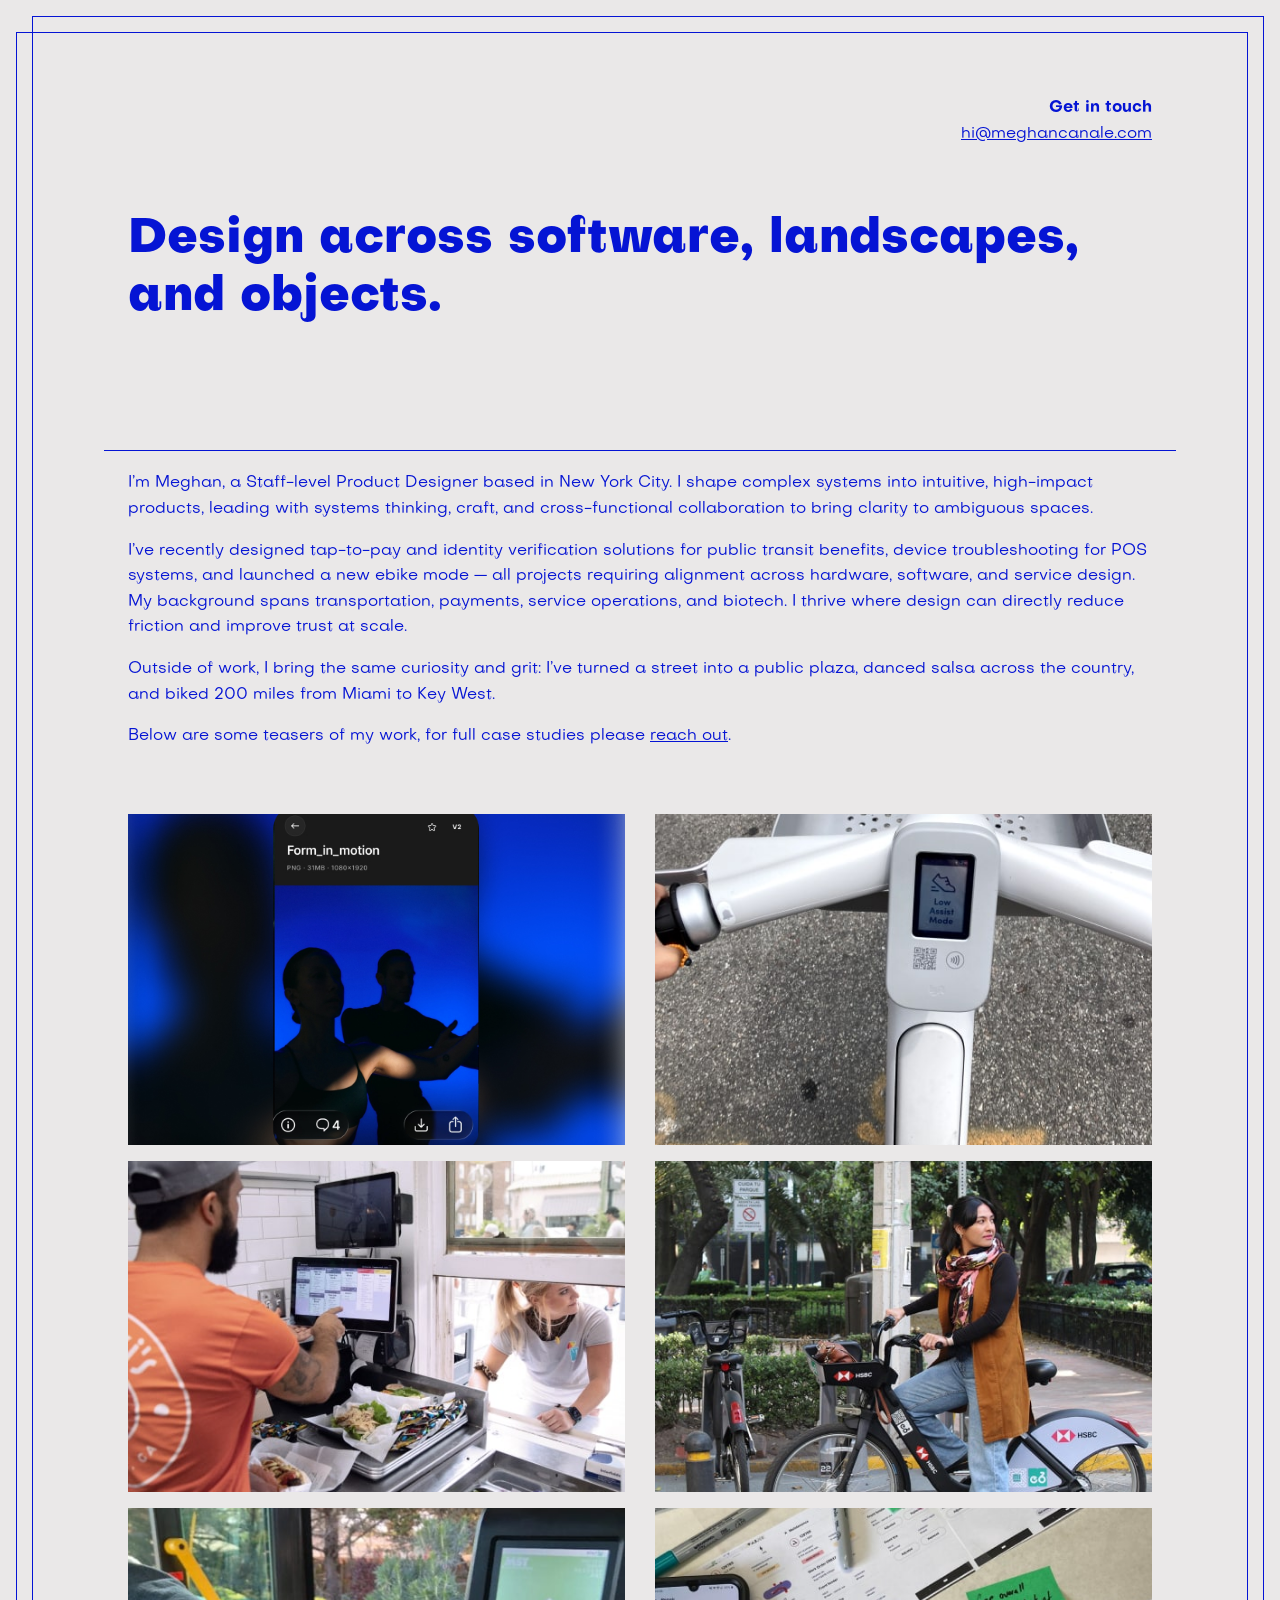
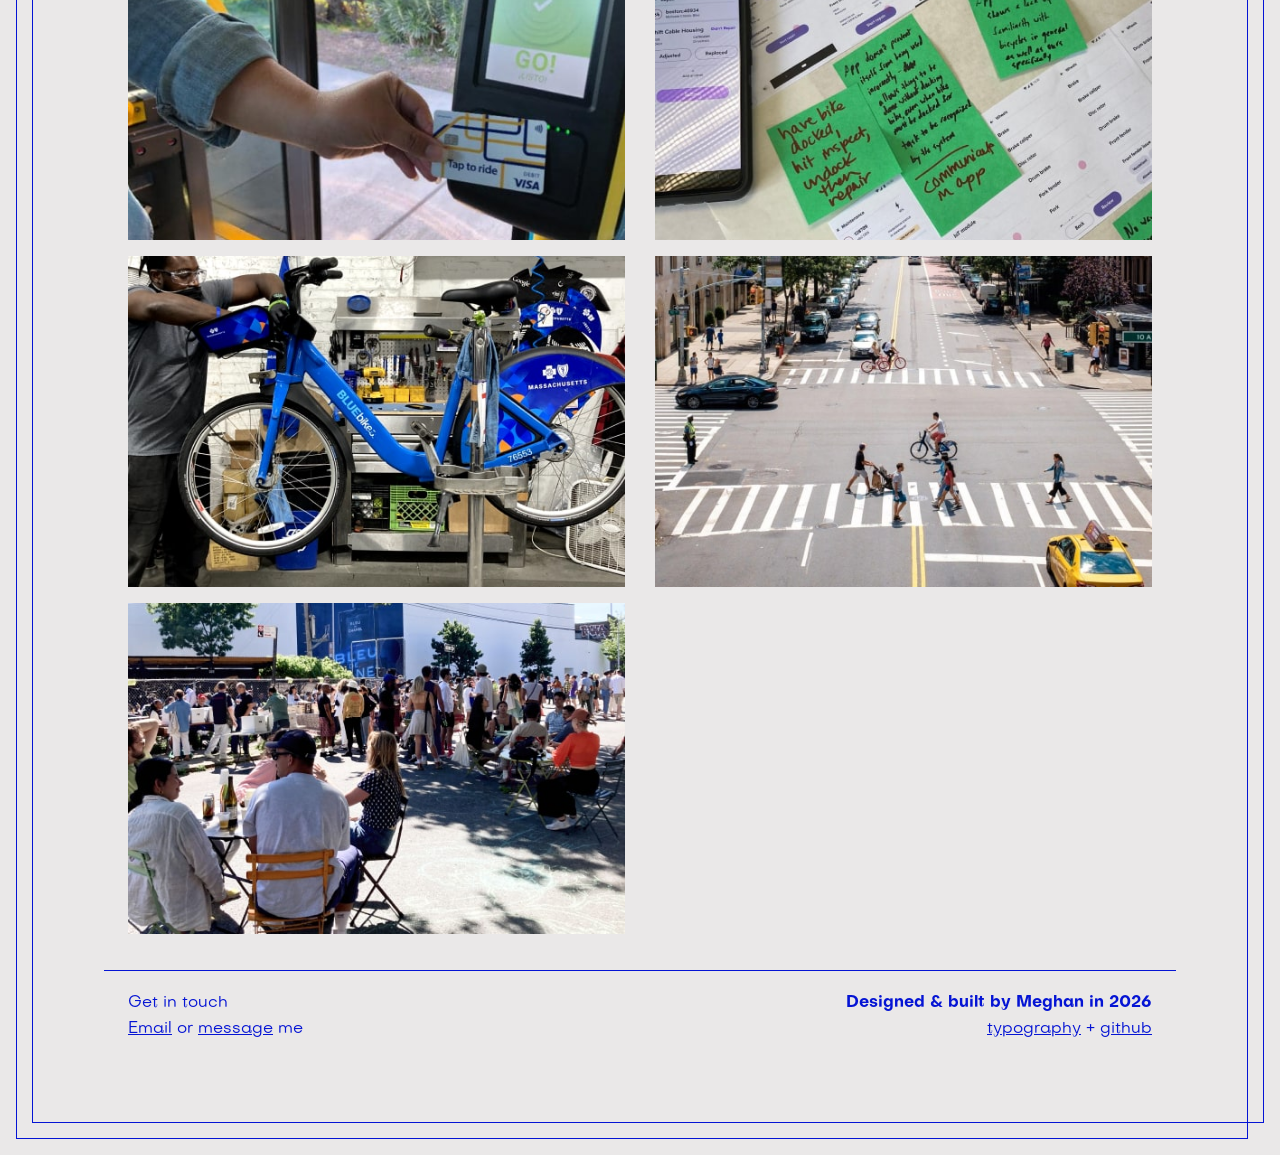
<file: index.html>
<!doctype html>
<html class="no-js" lang="en" dir="ltr">
  <head>
    <meta charset="utf-8">
    <meta http-equiv="x-ua-compatible" content="ie=edge">
    <meta name="viewport" content="width=device-width, initial-scale=1.0">
    <title>Meghan Canale | Product Designer</title>
    <link rel="stylesheet" href="css/foundation.css">
    <link rel="stylesheet" href="css/app.css">

    <meta property="og:type" content="website">
    <meta property="og:title" content="Meghan Canale | Product Designer | NYC">
    <meta property="og:description" content="Meghan Canale | Product Designer | NYC">
    <meta name="twitter:card" content="summary_large_image">
    <meta name="twitter:title" content="Meghan Canale | Product Designer | NYC">
    <meta name="twitter:description" content="Meghan Canale | Product Designer | NYC">

    <link rel="preload" as="image" href="img/air.jpg">
    <link rel="preload" as="image" href="img/low-assist@2x.jpeg">
    <link rel="preload" as="image" href="img/toast@2x.jpg">
  </head>
<body>
  <header>

      <div class="grid-x ">
        <div class="small-6 cell text-left">
          <!-- <a href="index.html">&#8617;</a> -->
        </div>
        <div class="small-6 cell text-right">
          <p><b>Get in touch</b><br>
          <a href="mailto:hi@meghancanale.com">hi@meghancanale.com</a></p>
        </div>
      </div>

  </header>
      <div class="spacer3"></div>
<section>
  <h2 class="small-12 cell">
    Design across software, landscapes, and objects.
  </h2>
      <div class="spacer3"></div>
      <div class="spacer3"></div>
  <hr>
</section>
<section class="grid-x ">
  <div >
    <p class="large-7 medium-8 small-12 cell">I’m Meghan, a Staff-level Product Designer based in New York City. I shape complex systems into intuitive, high-impact products, leading with systems thinking, craft, and cross-functional collaboration to bring clarity to ambiguous spaces.</p>
    <p>I’ve recently designed tap-to-pay and identity verification solutions for public transit benefits, device troubleshooting for POS systems, and launched a new ebike mode — all projects requiring alignment across hardware, software, and service design. My background spans transportation, payments, service operations, and biotech. I thrive where design can directly reduce friction and improve trust at scale.</p>
    <p>Outside of work, I bring the same curiosity and grit: I’ve turned a street into a public plaza, danced salsa across the country, and biked 200 miles from Miami to Key West.</p>
    <p>Below are some teasers of my work, for full case studies please <a href=
      mailto:hi@meghancanale.com>reach out</a>.</p>
  </div>
  <div class="large-5 medium-4 small-0"></div>
</section>
<div class="spacer3"></div>
<!-- work teaser -->
  <section >
    <div id="global-bg"></div>
    <div class="grain-overlay"></div>
    <div class="grid-x grid-margin-x work">
            <div class="cell card large-6 medium-6 small-12" data-bloom="img/air@2x.jpg">
              <img src="img/air.jpg" alt="Air mobile app on iPhone" />
                <div class="overlay-text">
                  <p>Air</p>
                  <h2>Brought the mobile app back — designed the full experience</h2>
                </div>
            </div>
            <div class="cell card large-6 medium-6 small-12" data-bloom="img/low-assist@2x.jpeg">
              <img src="img/low-assist.jpg" alt="Citi Bike in low assist mode" />
                <div class="overlay-text">
                  <p>Lyft</p>
                  <h2>Grew ebike fleet 50% by designing new riding mode</h2>
                </div>
            </div>
            <div class="cell card large-6 medium-6 small-12" data-bloom="img/toast@2x.jpg">
              <img src="img/toast.jpg" alt="Restaurant POS next to takeout window" />
                <div class="overlay-text">
                  <p>Toast</p>
                  <h2>Detect &amp; fix hardware issues ASAP</h2>
                </div>
            </div>
            <div class="cell card large-6 medium-6 small-12" data-bloom="img/ecobici@2x.jpeg">
              <img src="img/ecobici.jpg" alt="Woman riding bike in CDMX" />
                <div class="overlay-text">
                  <p>Lyft</p>
                  <h2>Systemized launches: 1MM rides in CDMX May '23</h2>
                </div>
            </div>
            <div class="cell card large-6 medium-6 small-12" data-bloom="img/calitp@2x.jpg">
              <img src="img/calitp.jpg" alt="Woman holding handheld payment machine" />
                <div class="overlay-text">
                  <p>Compiler</p>
                  <h2>Scaled GTFS &amp; tap2pay across California</h2>
                </div>
            </div>
            <div class="cell card large-6 medium-6 small-12" data-bloom="img/uxr@2x.jpg">
              <img src="img/uxr.jpg" alt="User research with post-its and printed fieldwork app" />
                <div class="overlay-text">
                  <p>Lyft</p>
                  <h2>Reduced ops costs by 22% with redesign</h2>
                </div>
            </div>
            <div class="cell card large-6 medium-6 small-12" data-bloom="img/bluebikes@2x.jpg">
              <img src="img/bluebikes.jpg" alt="Bike mechanic working on bike" />
                <div class="overlay-text">
                  <p>Lyft</p>
                  <h2>Designed AI routing 0→1, optimized dispatch efficiency</h2>
                </div>
            </div>
            <div class="cell card large-6 medium-6 small-12" data-bloom="img/city@2x.jpg">
              <img src="img/city.jpg" alt="NYC streetscape" />
                <div class="overlay-text">
                  <p>Numina</p>
                  <h2>Created AI CV tools to make safer streets</h2>
                </div>
            </div>
            <div class="cell card large-6 medium-6 small-12" data-bloom="img/bankers@2x.jpg">
              <img src="img/bankers.jpg" alt="Banker's Anchor Public Plaza full of people" />
                <div class="overlay-text">
                  <p>Banker's Anchor</p>
                  <h2>Built a Public Plaza</h2>
                </div>
            </div>
          </div>
      </div>

      </div>
    </div>
  </div>
  <hr />
<!-- footer -->
    <footer>
            <div class="grid-x align-justify">
              <div class="large-5 medium-6 small-12 cell">
                  <p>Get in touch <br><a href="mailto:hi@meghancanale.com">Email</a> or <a href="https://www.linkedin.com/in/meghancanale/" target="_blank"> message</a> me</p>
              </div>
                <!--
                <a href="https://medium.com/@megcanale" target="_blank">Medium</a>
              -->
              <div class="large-6 medium-6 small-12 cell text-right">
                <p><b>Designed &amp; built by Meghan in <script>document.write(new Date().getFullYear())</script></b><br>
                  <a href="https://www.behance.net/gallery/60555241/Subjectivity-Free-Display-Font-Family" target="_blank">typography</a> + <a href="https://github.com/ohmegasquared" target="_blank">github</a></p>
              </div>
            </div>
    </footer>
    <script src="js/vendor/jquery.js"></script>
    <script src="js/vendor/what-input.js"></script>
    <script src="js/vendor/foundation.js"></script>
    <script src="js/app.js"></script>
    <script src="js/blur.js"></script>
    <script src="js/grain.js"></script>
    <canvas id="grain-canvas"></canvas>
  </body>
</html>
</file>
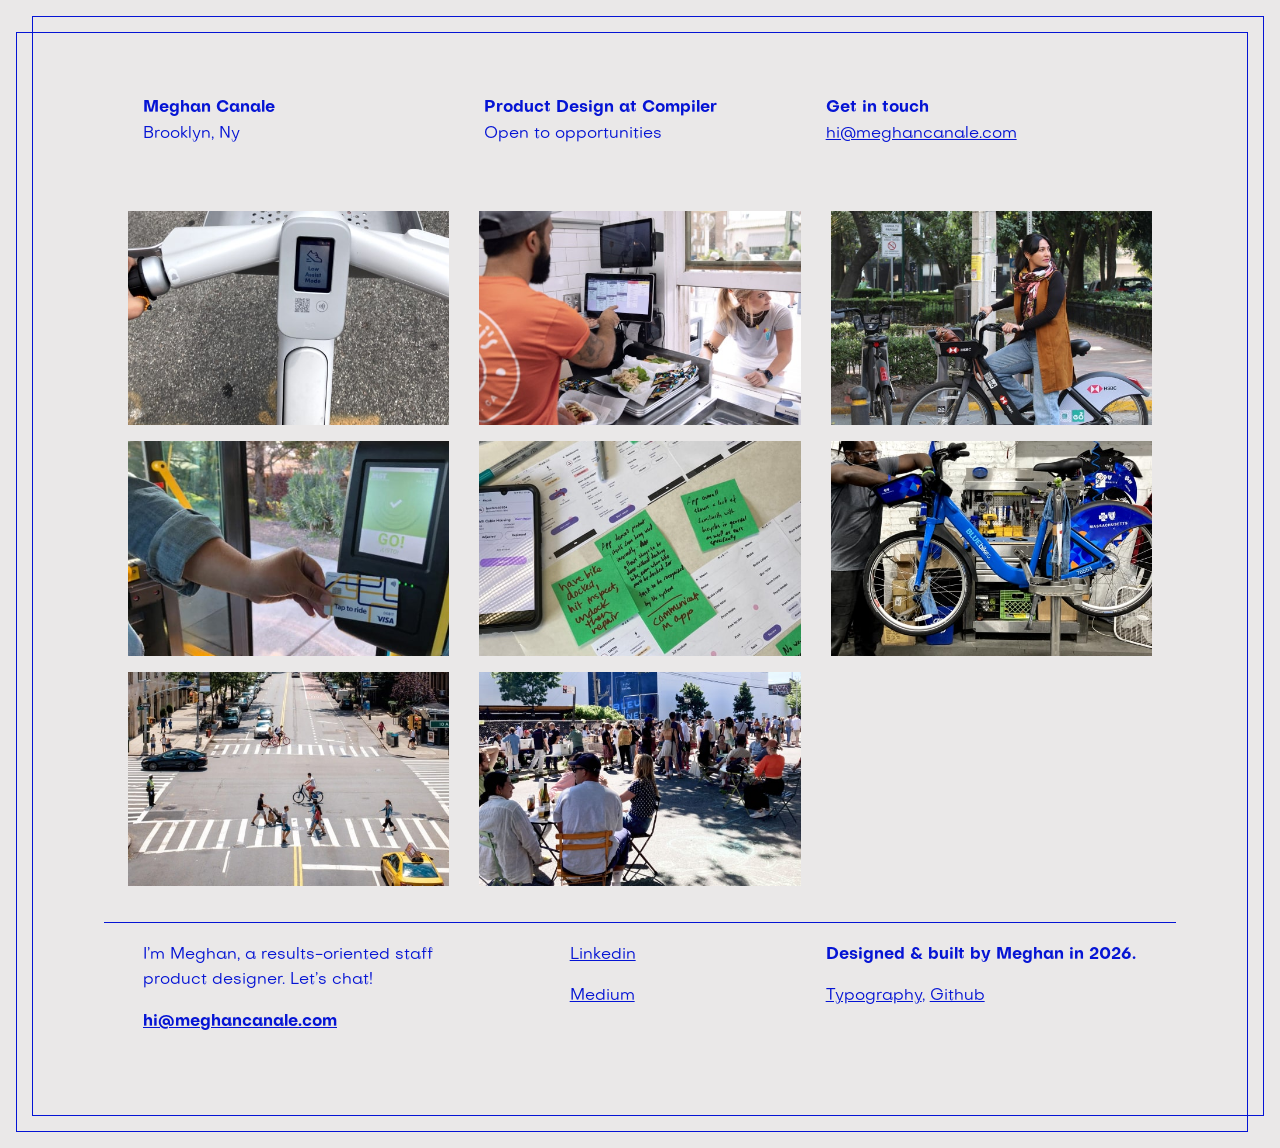
<file: base-for-next-project-page.html>
<!doctype html>
<html class="no-js" lang="en" dir="ltr">
  <head>
    <meta charset="utf-8">
    <meta http-equiv="x-ua-compatible" content="ie=edge">
    <meta name="viewport" content="width=device-width, initial-scale=1.0">
    <title>Meghan Canale | Product Designer</title>
    <link rel="stylesheet" href="css/foundation.css">
    <link rel="stylesheet" href="css/app.css">

    <meta property="og:type" content="website">
    <meta property="og:title" content="Meghan Canale | Product Designer | NYC">
    <meta property="og:description" content="Meghan Canale | Product Designer | NYC">
    <meta name="twitter:card" content="summary_large_image">
    <meta name="twitter:title" content="Meghan Canale | Product Designer | NYC">
    <meta name="twitter:description" content="Meghan Canale | Product Designer | NYC">

    <link rel="preload" as="image" href="img/low-assist@2x.jpeg">
    <link rel="preload" as="image" href="img/toast@2x.jpg">

  </head>
<body>
    <div class="grid-container">
      <div class="grid-x grid-padding-x">
        <div class="large-4 medium-4 small-6 cell">
          <p><b>Meghan Canale</b><br>
          Brooklyn, Ny</p>
        </div>
        <div class="large-4 medium-4 small-6 cell">
          <p><b>Product Design at Compiler</b><br>
          Open to opportunities</p>
        </div>
        <div class="large-4 medium-4 small-6 cell">
          <p><b>Get in touch</b><br>
          <a href="mailto:hi@meghancanale.com">hi@meghancanale.com</a></p>
        </div>
      </div>
    </div>
  <!-- lmao <section class="logo-ticker" aria-label="Company logos">
          <ul class="logo-track">
            <li>
              <div class="logo tw" aria-hidden="true" aria-label="TinyWins logo">
                <svg width="185" height="34" viewBox="0 0 185 34" fill="none" xmlns="http://www.w3.org/2000/svg">
                <path d="M32.5417 0.75L25.8281 0.75V33.2382H32.5417V0.75Z" fill="currentColor"/>
                <path d="M153.53 20.7975L142.379 0.75L135.648 0.75V33.2382H142.185V13.1907L153.336 33.2382H160.064V0.75L153.53 0.75V20.7975Z" fill="currentColor"/>
                <path d="M173.728 13.162L173.639 13.1309C170.759 12.0777 169.584 10.9504 169.584 9.23321C169.584 7.67126 170.621 6.00183 173.525 6.00183C175.956 6.00183 177.465 7.69992 177.465 10.4321V11.1486H184V10.4321C184 4.38733 179.538 0 173.391 0C167.243 0 163.047 3.96937 163.047 9.2356C163.047 16.0781 168.258 17.9099 173.773 19.8493C176.207 20.7114 178.22 21.6262 178.22 24.0981C178.22 26.3932 176.417 27.9958 173.835 27.9958C170.556 27.9958 168.519 25.8391 168.519 22.3689V21.6524H161.984V22.3689C161.984 25.8535 163.181 28.8245 165.443 30.9597C167.52 32.9205 170.343 34 173.393 34C176.443 34 179.319 33.0566 181.342 31.3466C183.575 29.4574 184.757 26.7515 184.757 23.5249C184.757 17.1123 178.64 14.9246 173.728 13.1668V13.162Z" fill="currentColor"/>
                <path d="M119.556 0.75L110.946 20.9217L108.264 0.75L102.936 0.75L93.151 20.5395V0.75L80.7461 0.75L74.4648 13.3507L66.6359 0.75L53.4883 0.75V20.7975L42.3372 0.75L35.6094 0.75V33.2382H42.1438V13.1907L53.2972 33.2382H60.0251V2.15214L71.1427 20.1383L64.6393 33.2382H71.8305L87.0178 2.14955V33.2382H93.1366L103.982 12.2999L106.325 33.2382H111.839L125.876 2.14955V33.2382H132.587V0.75L119.556 0.75Z" fill="currentColor"/>
                <path d="M0 6.75183H8.91795L8.91795 33.2382H15.4524L15.4524 6.75183L24.4133 6.75183V0.75L0 0.75L0 6.75183Z" fill="currentColor"/>
                </svg>

              </div>
            </li>
            <li>
              <div class="logo zipcar" aria-hidden="true">
                <svg viewBox="0 0 129 40" xmlns="http://www.w3.org/2000/svg" role="img" aria-label="Zipcar logo">
                  <path class="secondary" d="M76.5695 24.3729C73.5211 24.3729 73.3607 21.6771 73.3607 19.3353C73.3607 16.9611 73.5211 14.266 76.5695 14.266C79.6495 14.266 79.8077 16.8006 79.8077 19.3353C79.8077 21.8376 79.6472 24.3729 76.5695 24.3729ZM70.0879 34.031H73.3607V25.7205C74.5802 26.8752 75.8961 27.6458 77.5645 27.6458C79.5516 27.6458 80.9977 26.7471 81.928 25.5277C82.8258 24.3729 83.0827 23.3139 83.0827 19.3353C83.0827 15.3243 82.8258 14.266 81.928 13.1105C80.9977 11.891 79.5538 10.9932 77.5645 10.9932C75.8961 10.9932 74.3874 11.763 73.3607 12.8861V11.1867H70.0879V34.031Z"/>
                  <path class="secondary" d="M99.2083 24.8226C97.7966 26.4594 95.8389 27.6459 93.3681 27.6459C89.6145 27.6459 85.9883 25.2723 85.9883 19.3357C85.9883 13.3675 89.6138 10.9932 93.3681 10.9932C95.8389 10.9932 97.7966 12.1803 99.2083 13.8165L96.8016 15.9663C95.9993 14.972 94.8438 14.2654 93.4969 14.2654C90.8334 14.2654 89.2613 15.7735 89.2613 19.3357C89.2613 22.8648 90.8334 24.3736 93.4969 24.3736C94.8438 24.3736 95.9993 23.6678 96.8016 22.6727L99.2083 24.8226Z"/>
                  <path class="secondary" d="M110.519 21.7424C110.519 24.2772 109.589 24.5657 106.861 24.5657C104.647 24.5657 103.781 23.603 103.781 22.5123C103.781 21.3251 104.68 20.5553 106.604 20.5553H110.519V21.7424ZM110.519 27.4538H113.792V16.3512C113.792 12.3408 111.033 10.9924 107.021 10.9924C104.582 10.9924 102.785 11.635 101.534 13.3675L104.101 15.3253C104.679 14.3942 105.481 14.0741 107.181 14.0741C109.524 14.0741 110.518 14.6194 110.518 16.1599V17.8608H105.994C102.497 17.8608 100.699 20.0747 100.699 22.6735C100.699 25.4968 102.818 27.6466 106.44 27.6466C108.655 27.6466 109.778 27.1314 110.451 26.0105H110.515L110.519 27.4538Z"/>
                  <path class="secondary" d="M118.027 11.1867H121.299V12.9193H121.364C122.394 11.6364 123.866 10.9946 125.6 10.9946C126.915 10.9946 128.006 11.476 129.001 12.2458L126.626 15.0698C125.856 14.4921 125.311 14.2676 124.476 14.2676C122.872 14.2676 121.299 15.2943 121.299 17.6687V27.4523H118.027V11.1867Z"/>
                  <path class="secondary" d="M46.0859 24.8548L54.2356 14.0731H46.5349V11.1851H58.2144V13.7846L50.0647 24.3734H58.2144V27.4536H46.0859V24.8548Z"/>
                  <path class="secondary" d="M61.9844 11.1867H65.258V27.4514H61.9844V11.1867ZM61.9844 4.60938H65.258V7.88219H61.9844V4.60938Z"/>
                  <path class="primary ring" d="M19.999 1C30.4634 1.00001 38.998 9.53116 38.998 19.999C38.998 30.4676 30.4855 38.998 19.999 38.998C9.53472 38.998 1.00001 30.4633 1 19.999C1 9.53404 9.51478 1 19.999 1Z"/>
                  <path class="z" d="M37.1615 26.5764C37.2638 26.3298 37.3463 26.0612 37.4287 25.7955H22.3216L23.0613 24.8498H33.5237C33.5754 24.8515 33.6269 24.8425 33.6751 24.8234C33.7232 24.8043 33.7669 24.7756 33.8034 24.739C33.84 24.7023 33.8686 24.6586 33.8876 24.6104C33.9066 24.5623 33.9155 24.5107 33.9138 24.459C33.9092 24.3591 33.8659 24.2648 33.7931 24.1961C33.7204 24.1275 33.6237 24.0898 33.5237 24.091H23.6574L24.3772 23.1659H29.7004C29.8851 23.1659 30.0294 23.0011 30.0294 22.7751C30.0294 22.5698 29.8822 22.3851 29.7004 22.3851H15.5589L24.2131 11.0991H9.94791V14.1821H17.5327L9.57772 24.5002L7.93359 26.5764H14.2437C14.5138 25.9096 14.9768 25.3386 15.5733 24.9366C16.1699 24.5345 16.873 24.3198 17.5924 24.3198C18.3118 24.3198 19.0148 24.5345 19.6114 24.9366C20.208 25.3386 20.6709 25.9096 20.941 26.5764H37.1615Z"/>
                  <path class="secondary" d="M20.4098 27.9739C20.4098 28.5227 20.2471 29.0592 19.9422 29.5155C19.6373 29.9718 19.2039 30.3274 18.6969 30.5374C18.1899 30.7474 17.632 30.8024 17.0938 30.6953C16.5555 30.5883 16.0611 30.324 15.6731 29.9359C15.285 29.5479 15.0208 29.0535 14.9137 28.5152C14.8066 27.977 14.8616 27.4191 15.0716 26.9121C15.2816 26.4051 15.6372 25.9717 16.0935 25.6668C16.5498 25.362 17.0863 25.1992 17.6351 25.1992C18.3709 25.1994 19.0766 25.4918 19.5969 26.0121C20.1172 26.5324 20.4096 27.2381 20.4098 27.9739Z"/>
                </svg>
              </div>
            </li>
            <li>
                <div class="logo lyft" aria-hidden="true">
                    <svg xmlns="http://www.w3.org/2000/svg" width="65" height="46" fill="none" aria-label="Lyft logo"><path fill="currentColor" fill-rule="evenodd" d="M0 .803h9.87V27.29c0 4.192 1.917 6.689 3.433 7.76-1.605 1.426-6.51 2.675-10.167-.358C.98 32.905 0 29.966 0 27.201zm61.68 22.002v-2.783h3.01v-9.766h-3.305C60.115 4.393 54.896 0 48.654 0c-7.192 0-13.021 5.83-13.021 13.02v22.806c2.049.288 4.49-.036 6.566-1.758 2.156-1.788 3.136-4.726 3.136-7.491v-.84h4.929V15.97h-4.93v-2.95h.013a3.307 3.307 0 0 1 3.307-3.307 3.31 3.31 0 0 1 3.312 3.307v9.784c0 7.191 5.836 13.02 13.027 13.02v-9.713a3.31 3.31 0 0 1-3.313-3.307M24.301 10.256v14.332c0 .814-.675 1.473-1.508 1.473s-1.508-.66-1.508-1.473V10.256h-9.766v16.856c0 3.032 1.029 6.867 5.708 8.115 4.685 1.25 7.402-1.337 7.402-1.337-.247 1.704-1.853 2.953-4.439 3.22-1.957.203-4.46-.445-5.708-.98v8.93c3.181.938 6.546 1.24 9.838.602 5.975-1.16 9.746-6.154 9.746-12.798V10.256z" clip-rule="evenodd"/></svg>
                </div>
            </li>
            <li>
                <div class="logo compiler" aria-hidden="true">
                  <svg xmlns:ns0="http://www.w3.org/2000/svg" viewBox="0 0 85 44" fill="none" aria-label="Compiler LLC logo">
                  <path d="M1.61523 10.6446C1.61523 9.1949 1.83634 7.90836 2.27854 6.78501C2.72075 5.66165 3.322 4.71556 4.08229 3.94672C4.84203 3.17787 5.75465 2.57699 6.76116 2.18292C7.78652 1.77614 8.88286 1.57275 10.0502 1.57275C11.1642 1.57275 12.1635 1.79888 13.0479 2.25114C13.9323 2.70339 14.6839 3.21997 15.3028 3.80087L12.8093 6.61277C12.435 6.28071 12.0152 6.0038 11.5626 5.79042C11.1382 5.59595 10.6342 5.49871 10.0506 5.49871C9.53524 5.49522 9.02635 5.61337 8.56528 5.84356C8.0997 6.07767 7.692 6.41237 7.3717 6.82345C7.03527 7.24932 6.76982 7.77143 6.57535 8.38976C6.38088 9.0081 6.28365 9.70658 6.28365 10.4852C6.28365 12.1126 6.655 13.3593 7.39771 14.2254C8.14041 15.0914 9.09517 15.5247 10.262 15.5252C10.8281 15.5252 11.3365 15.397 11.7872 15.1404C12.2485 14.8763 12.6649 14.5406 13.0208 14.1459L15.5142 16.9046C14.7715 17.7533 13.9316 18.3899 12.9944 18.8143C12.0527 19.2395 11.0303 19.4567 9.99705 19.4508C8.90366 19.4573 7.81748 19.2734 6.78716 18.9074C5.79262 18.5526 4.88432 17.9916 4.12186 17.2611C3.35278 16.5272 2.74273 15.6076 2.29173 14.5024C1.84073 13.3971 1.61523 12.1112 1.61523 10.6446Z" class="primary" />
                  <path d="M23.673 19.4508C22.6293 19.4508 21.6745 19.2475 20.8087 18.841C19.9401 18.4324 19.1777 17.8286 18.581 17.0768C17.9619 16.3074 17.4801 15.3614 17.1356 14.2385C16.7912 13.1157 16.6187 11.8468 16.6182 10.432C16.6182 9.01721 16.7906 7.75717 17.1356 6.65191C17.4806 5.54664 17.9624 4.61839 18.581 3.86714C19.18 3.13087 19.9431 2.54503 20.8091 2.15648C21.6756 1.76754 22.6304 1.57294 23.6734 1.57269C24.7163 1.57244 25.6711 1.76704 26.5376 2.15648C27.4061 2.54774 28.1696 3.13897 28.7658 3.88184C29.3846 4.64238 29.8665 5.57076 30.2115 6.66698C30.5564 7.7632 30.7288 9.01884 30.7286 10.4339C30.7286 11.8487 30.5562 13.1175 30.2115 14.2404C29.8668 15.3632 29.3849 16.3093 28.7658 17.0787C28.1688 17.8304 27.4062 18.4341 26.5376 18.8428C25.6708 19.2479 24.7159 19.4505 23.673 19.4508ZM23.673 15.5252C24.4154 15.5252 24.999 15.0698 25.4236 14.159C25.8482 13.2482 26.0604 12.006 26.0601 10.4324C26.0601 8.85854 25.848 7.64272 25.4236 6.78494C24.9992 5.92717 24.4157 5.4984 23.673 5.49865C22.93 5.49865 22.3465 5.92742 21.9224 6.78494C21.4983 7.64247 21.286 8.85829 21.2854 10.4324C21.2854 12.0062 21.4978 13.2484 21.9224 14.159C22.347 15.0695 22.9305 15.5249 23.673 15.5252Z" class="primary" />
                  <path d="M33.4766 1.89117H37.9596L39.4185 7.5146L39.8956 9.74272H39.9755L40.453 7.5146L41.832 1.89117H46.3169V19.1327H42.6562V15.0752C42.6562 14.5626 42.6783 13.9128 42.7226 13.1256C42.7668 12.3384 42.8154 11.525 42.8684 10.6853C42.9214 9.84561 42.9834 9.03657 43.0542 8.25819C43.1251 7.4798 43.187 6.83446 43.24 6.32215H43.1601L41.728 11.4413L40.8261 14.5449H38.8633L37.9614 11.4413L36.6084 6.32215H36.5025C36.5553 6.83521 36.6171 7.48056 36.688 8.25819C36.7588 9.03582 36.8207 9.84485 36.8738 10.6853C36.9268 11.5252 36.9754 12.3387 37.0196 13.1256C37.0638 13.9125 37.0859 14.5624 37.0859 15.0752V19.1327H33.4766V1.89117Z" class="primary" />
                  <path d="M49.8295 1.89114H56.5138C57.4007 1.88775 58.2853 1.98114 59.152 2.16966C59.9917 2.35508 60.7255 2.67342 61.3533 3.12467C61.9812 3.57592 62.4808 4.16825 62.8522 4.90166C63.2233 5.63582 63.409 6.54209 63.4092 7.62047C63.4092 8.68152 63.2191 9.59231 62.839 10.3529C62.4589 11.1134 61.9504 11.7366 61.3138 12.2226C60.6771 12.7092 59.9432 13.0718 59.112 13.3102C58.2663 13.5511 57.3909 13.6716 56.5116 13.6683H54.3894V19.133H49.8291L49.8295 1.89114ZM56.3016 10.0627C57.2036 10.0627 57.8712 9.85047 58.3044 9.42611C58.7375 9.00174 58.9541 8.40049 58.9541 7.62236C58.9541 6.84347 58.7242 6.29536 58.2644 5.97803C57.8046 5.6607 57.1504 5.50153 56.3016 5.50052H54.3916V10.0627H56.3016Z" class="primary" />
                  <path d="M2.0127 37.5411H5.93828V27.9389H2.0127V24.1204H14.4264V27.9389H10.5008V37.5411H14.4264V41.3607H2.0127V37.5411Z" class="primary" />
                  <path d="M18.1455 24.1204H22.708V37.5411H30.0572V41.3607H18.1478L18.1455 24.1204Z" class="primary" />
                  <path d="M32.9551 24.1204H44.6244V27.9389H37.5172V30.6445H43.565V34.4642H37.5172V37.5411H44.8912V41.3607H32.9551V24.1204Z" class="primary" />
                  <path d="M57.3341 41.3607L54.3632 35.5774H52.7185V41.3599H48.1582V24.1203H54.5738C55.46 24.1166 56.3441 24.205 57.212 24.3841C58.0517 24.56 58.7856 24.8606 59.4137 25.286C60.0419 25.7114 60.5414 26.2816 60.9122 26.9966C61.2846 27.7135 61.4707 28.6111 61.4707 29.6894C61.4707 30.9276 61.2187 31.9532 60.7147 32.7663C60.2196 33.5716 59.5193 34.2308 58.6856 34.6763L62.4258 41.3607H57.3341ZM52.7185 31.9707H54.2569C56.0961 31.9707 57.0156 31.2103 57.0156 29.6894C57.0156 28.9465 56.7813 28.4337 56.3128 28.151C55.8442 27.8684 55.1589 27.7269 54.2569 27.7267H52.7185V31.9707Z" class="primary" />
                  <path d="M81.6689 37.0255H69.2549V41.3607H81.6689V37.0255Z" class="accent" /></ns0:svg>
                </div>
            </li>
            <li>
              <div class="logo toast" aria-hidden="true">
                <svg width="125" height="33" viewBox="0 0 125 33" fill="none" xmlns="http://www.w3.org/2000/svg" aria-label="Toast logo">
                <path fill-rule="evenodd" clip-rule="evenodd" d="M44.6493 29.9818C41.1914 29.9818 39.3203 28.2217 39.3203 24.937V15.3046H38.1146C37.5394 15.2976 36.985 15.062 36.5831 14.6532C36.1812 14.2443 35.9594 13.6969 35.9733 13.1286C36.001 11.9852 36.9504 11.0705 38.1146 11.0636H39.3203V8.19463C39.4243 6.91955 40.5053 5.92859 41.8081 5.92859C43.1109 5.92859 44.1989 6.91262 44.2959 8.19463V11.0636H46.2363C46.7904 11.0796 47.3168 11.3092 47.7056 11.7044C48.0943 12.0996 48.3152 12.6298 48.3221 13.1841C48.3152 13.7384 48.0943 14.2685 47.7056 14.6637C47.3168 15.0589 46.7904 15.2885 46.2363 15.3046H44.2959V23.6342C44.2959 25.0894 45.2314 25.6577 46.0076 25.6577H46.4372C47.837 25.6577 48.6201 26.5724 48.6201 27.7643C48.6201 28.9562 47.8786 29.9818 44.6493 29.9818Z" fill="currentColor"/>
                <path d="M60.2065 29.9819C54.0252 29.9819 50.29 25.5468 50.29 20.2733C50.29 15.0413 54.0321 10.6062 60.2065 10.6062C66.4295 10.6062 70.1646 15.0413 70.1646 20.2733C70.2062 21.5808 69.9751 22.8827 69.486 24.0961C68.997 25.3094 68.2607 26.4077 67.324 27.3209C66.3873 28.2341 65.2707 28.9424 64.0453 29.4005C62.8199 29.8586 61.5126 30.0566 60.2065 29.9819ZM60.2065 14.9235C57.1297 14.9235 55.425 17.4043 55.425 20.2733C55.425 23.1422 57.1367 25.6716 60.2065 25.6716C63.2764 25.6716 65.0297 23.1907 65.0297 20.2733C65.0297 17.4043 63.2764 14.9235 60.2065 14.9235ZM87.6207 29.7532H87.2327C86.8446 29.7532 85.0914 29.4483 85.0914 27.6119C83.8094 29.1018 81.5988 29.9819 79.1456 29.9819C76.152 29.9819 72.6108 27.993 72.6108 23.8629C72.6108 19.5456 76.152 17.9033 79.1456 17.9033C81.6403 17.9033 83.8509 18.7071 85.0914 20.1555V17.6677C85.0914 15.7966 83.4559 14.5701 80.9682 14.5701C79.4817 14.5392 78.0197 14.9517 76.7687 15.7551C76.4984 15.9193 76.1908 16.0122 75.8748 16.0253C74.8353 16.0115 74.0037 15.173 74.0037 14.1543C74.0093 13.8175 74.1024 13.4879 74.274 13.198C75.4382 11.3616 79.6376 10.5993 81.8136 10.5993C86.0893 10.5993 90.0184 12.2832 90.0184 17.5914V27.3416C90.0254 28.6583 88.9513 29.7393 87.6069 29.7463L87.6207 29.7532ZM85.0914 22.7957C84.2737 21.7285 82.7214 21.188 81.1275 21.188C79.1803 21.188 77.5864 22.172 77.5864 23.9807C77.5864 25.6993 79.1803 26.6972 81.1275 26.6972C82.7214 26.6972 84.2737 26.1636 85.0914 25.0895V22.7957Z" fill="currentColor"/>
                <path fill-rule="evenodd" clip-rule="evenodd" d="M101.702 29.9818C99.2556 29.9818 95.3264 29.178 94.1622 27.5287C93.9335 27.2307 93.8088 26.8704 93.8157 26.4962C93.83 25.958 94.0525 25.4465 94.4364 25.0691C94.8203 24.6917 95.3356 24.4779 95.8738 24.4727C96.2342 24.4727 96.5807 24.5697 96.8856 24.7568C98.3616 25.5953 100.309 26.2467 101.937 26.2467C104.079 26.2467 105.09 25.4082 105.09 24.2579C105.09 21.2018 93.9266 23.6827 93.9266 16.4203C93.9266 13.3227 96.6916 10.6131 101.626 10.6131C104.072 10.6131 107.419 11.3823 108.472 12.8653C108.674 13.1382 108.783 13.4684 108.784 13.8077C108.749 14.8334 107.89 15.6511 106.844 15.6441C106.518 15.6449 106.197 15.5664 105.908 15.4155C104.61 14.6901 103.148 14.3085 101.66 14.3067C99.8723 14.3067 98.7081 15.1105 98.7081 16.1431C98.7081 18.8942 109.83 16.6004 109.83 24.05C109.83 27.4178 106.913 29.9818 101.702 29.9818ZM119.782 29.9818C116.324 29.9818 114.453 28.2217 114.453 24.937V15.3046H113.247C112.672 15.2976 112.117 15.062 111.715 14.6532C111.313 14.2443 111.092 13.6969 111.106 13.1286C111.133 11.9852 112.083 11.0705 113.247 11.0636H114.453V8.19463C114.51 7.57458 114.797 6.99829 115.257 6.57899C115.717 6.15969 116.318 5.9277 116.94 5.92859C118.243 5.92859 119.331 6.91262 119.428 8.19463V11.0636H121.375C121.93 11.0796 122.456 11.3092 122.845 11.7044C123.233 12.0996 123.454 12.6298 123.461 13.1841C123.454 13.7384 123.233 14.2685 122.845 14.6637C122.456 15.0589 121.93 15.2885 121.375 15.3046H119.428V23.6342C119.428 25.0894 120.364 25.6577 121.14 25.6577H121.569C122.969 25.6577 123.745 26.5724 123.745 27.7643C123.745 28.9562 123.018 29.9818 119.782 29.9818Z" fill="currentColor"/>
                <path d="M32.8056 22.3868C32.8333 20.3426 32.7432 18.2983 32.5353 16.2679C32.3829 14.8958 31.9186 13.1356 30.4287 12.7752C30.6207 12.8239 30.8227 12.8167 31.0108 12.7545C32.7363 11.8536 32.6046 9.62913 31.9948 8.02142C31.191 5.91477 29.2853 4.41794 27.3934 3.42698C23.8849 1.67747 19.9943 0.83387 16.0763 0.973065C12.1582 1.11226 8.33728 2.22983 4.96175 4.2239C3.2501 5.27723 1.28204 7.33537 2.14826 9.62913C2.38311 10.2 2.72942 10.7183 3.16694 11.1537L3.81834 11.8328C2.93826 13.0247 2.29379 14.1058 1.878 15.5541C0.630644 19.9198 0.838537 22.7264 1.1781 26.2329C1.39292 28.4019 2.10669 31.6312 4.60834 31.9915C6.64569 32.2756 8.85629 31.6034 10.8936 31.3609C13.1389 31.0976 15.4049 30.6818 17.6779 30.7442C20.8794 30.8273 24.0533 31.5827 27.2618 31.6173C28.9526 31.6312 31.7661 31.7975 32.272 29.5661C32.7502 27.4456 32.7709 25.2419 32.7709 23.0798C32.7987 22.8511 32.7987 22.6155 32.7987 22.3938L32.8056 22.3868ZM29.1467 26.0527C28.3497 27.8475 26.0976 27.6465 24.5245 27.5149L17.4908 26.6764C15.398 26.614 13.326 27.009 11.2886 27.4594C9.76409 27.7921 7.63665 28.6722 6.25762 27.501C4.72614 26.2052 4.45588 23.9946 4.43509 22.1304C4.46387 20.4472 4.63074 18.7692 4.93403 17.1133C5.12114 16.0877 5.42605 15.0898 5.82798 14.1335C6.37543 12.7475 7.18621 11.909 7.22779 11.9506C6.81893 11.5279 6.32692 11.2992 6.04973 10.724C5.00333 8.54115 7.61586 6.6909 9.04339 6.06029C14.0398 3.82891 21.025 4.05066 25.7441 6.91266C27.2133 7.8066 30.0683 10.8765 27.4004 12.408C29.0427 13.1841 29.4654 15.5264 29.6456 17.1895C29.9338 19.8608 29.8499 22.5591 29.3961 25.2073C29.3471 25.4989 29.2679 25.783 29.1467 26.0527Z" fill="currentColor"/>
                </svg>

              </div>
            </li>
            <li>
              <div class="logo numina" aria-hidden="true">
                <svg xmlns:ns0="http://www.w3.org/2000/svg" viewBox="0 0 40 50" fill="none">
                <path d="M18.0723 50H0V10.6174C9.93976 10.6174 18.0723 18.6747 18.0723 28.6897V50Z" class="primary" />
                <path d="M21.6855 43.9006H39.7578V0C29.8181 0 21.6855 8.05723 21.6855 18.0723V43.9006Z" class="primary" />
                <path d="M19.8031 34.8644C17.9959 34.8644 16.264 34.4879 14.5321 33.8102C12.9507 33.1325 11.52 32.1536 10.2399 30.9488C9.03506 29.744 8.05615 28.3132 7.37844 26.6566C6.70073 25 6.32422 23.2681 6.32422 21.3855C6.32422 19.5783 6.70073 17.8464 7.37844 16.1144C8.05615 14.5331 9.03506 13.1024 10.2399 11.8223C11.4447 10.6175 12.8754 9.63854 14.5321 8.96083C16.1887 8.28312 17.9206 7.90662 19.8031 7.90662C21.6104 7.90662 23.3423 8.28312 25.0742 8.96083C26.6555 9.63854 28.0863 10.6175 29.3664 11.8223C30.5712 13.0271 31.5501 14.4578 32.2278 16.1144C32.9055 17.7711 33.282 19.503 33.282 21.3855C33.282 23.1928 32.9055 24.9247 32.2278 26.6566C31.5501 28.2379 30.5712 29.6687 29.3664 30.9488C28.1616 32.1536 26.7308 33.1325 25.0742 33.8102C23.3423 34.4879 21.6104 34.8644 19.8031 34.8644ZM19.8031 11.8976C17.2429 11.8976 14.9086 12.8765 13.1013 14.6837C11.2941 16.491 10.3152 18.9006 10.3152 21.3855C10.3152 23.8705 11.2941 26.2801 13.1013 28.0873C14.9086 29.8946 17.3182 30.8735 19.8031 30.8735C22.3634 30.8735 24.6977 29.8946 26.5049 28.0873C28.3122 26.2801 29.2911 23.8705 29.2911 21.3855C29.2911 18.9006 28.3122 16.491 26.5049 14.6837C24.6977 12.8765 22.2881 11.8976 19.8031 11.8976Z" class="accent2" />
                <path d="M29.291 30.8735C30.4958 29.6687 31.4747 28.238 32.1524 26.5813C32.8301 24.9247 33.2066 23.1928 33.2066 21.3103C33.2066 19.503 32.8301 17.7711 32.1524 16.0392C31.4747 14.4578 30.4958 13.0271 29.291 11.747C28.0861 10.5422 26.6554 9.56327 24.9988 8.88556C24.7729 8.81025 24.547 8.65965 24.3211 8.58435C23.6434 9.71387 23.1163 10.9187 22.6645 12.1988C24.0952 12.6506 25.4506 13.4789 26.5048 14.5331C28.3121 16.3404 29.291 18.75 29.291 21.235C29.291 23.7952 28.3121 26.1295 26.5048 27.9368C25.1494 29.2922 23.4928 30.1958 21.6855 30.497V34.488C22.8151 34.3374 23.9446 34.0362 24.9988 33.5843C26.6554 33.1325 28.0861 32.1536 29.291 30.8735Z" class="accent1" />
                <path d="M18.0721 30.7229C16.1895 30.3463 14.4576 29.4427 13.1022 28.0873C11.295 26.2801 10.3161 23.8704 10.3161 21.3855C10.3161 19.2018 10.9938 17.1686 12.3492 15.512C11.3703 14.6084 10.3161 13.8554 9.18654 13.1777C8.50882 14.0813 7.90641 15.0602 7.45461 16.1897C6.7769 17.8463 6.40039 19.5783 6.40039 21.4608C6.40039 23.268 6.7769 25 7.45461 26.7319C8.13232 28.3132 9.11123 29.7439 10.3161 31.0241C11.5209 32.2289 12.9516 33.2078 14.6082 33.8855C15.7377 34.3373 16.8673 34.7138 18.0721 34.8644V30.7229Z" class="accent1" />
                </svg>
              </div>
            </li>
            <li>
              <div class="logo caltrans" aria-hidden="true" aria-label="CalTrans logo">
                <svg xmlns:ns0="http://www.w3.org/2000/svg" viewBox="0 0 63 50" fill="none">
                <g clip-path="url(#clip0_1485_3731)">
                <mask id="mask0_1485_3731" style="mask-type:luminance" maskUnits="userSpaceOnUse" x="0" y="-1" width="66" height="51">
                <path d="M65.3214 -0.000244141H0V50H65.3214V-0.000244141Z" fill="#FFFFFF"/>
                </mask>
                <g mask="url(#mask0_1485_3731)">
                <path d="M13.8759 0H37.544L34.0074 8.88889H19.5981L15.0788 19.8279H29.4058L25.9667 28.3658C25.9667 28.3658 11.991 28.3992 3.78988 28.3658C1.34054 28.3576 -0.717354 25.8037 0.236108 23.1519C0.58909 22.1718 7.09252 6.34447 8.26033 3.89707C9.25395 1.81184 11.7224 0.118064 13.8759 0Z" class="accent1"/>
                </g>
                <mask id="mask1_1485_3731" style="mask-type:luminance" maskUnits="userSpaceOnUse" x="0" y="-1" width="66" height="51">
                <path d="M65.3214 -0.000244141H0V50H65.3214V-0.000244141Z" fill="#FFFFFF"/>
                </mask>
                <g mask="url(#mask1_1485_3731)">
                <path d="M38.9767 0H51.8711C51.8711 0 51.9357 0.0861284 51.9857 0.114435L48.0894 9.85663L62.5597 9.87308L58.863 18.5096H44.4797C43.1581 21.4649 41.7856 25.0786 41.3276 26.1886C41.0191 26.9347 40.9282 27.2768 40.7697 27.7031C40.6787 27.9516 40.5836 28.4841 41.1265 28.4238C41.7609 28.3544 41.9583 27.7774 42.2019 27.1866C43.5565 23.9231 44.0331 22.7689 45.2825 19.8279H58.2908C58.2908 19.8279 54.1 29.733 53.7064 30.7167C52.6259 33.4116 51.4624 35.0216 49.1779 36.3893C48.3587 36.8799 47.7759 36.9498 46.8282 37.0773C40.2222 37.073 38.5947 37.073 31.0906 37.0773C30.2705 37.0781 28.3336 36.9373 27.5736 36.1599C26.6219 35.1847 26.2019 34.3953 25.982 33.0494C25.717 31.4282 26.3376 30.256 26.8856 28.9367C28.5581 24.9127 31.1847 18.6105 31.1847 18.6105C30.0506 18.6732 16.9716 18.6241 16.9716 18.6241C16.9433 18.5745 16.907 18.5387 16.8574 18.5096L20.4107 9.97131L34.9045 9.96187L38.9767 0Z" class="accent2"/>
                </g>
                <mask id="mask2_1485_3731" style="mask-type:luminance" maskUnits="userSpaceOnUse" x="0" y="-1" width="66" height="51">
                <path d="M65.3214 -0.000244141H0V50H65.3214V-0.000244141Z" fill="#FFFFFF"/>
                </mask>
                <g mask="url(#mask2_1485_3731)">
                <path fill-rule="evenodd" clip-rule="evenodd" d="M35.7728 45.0433L37.5014 45.0542C36.9921 46.1775 36.2787 47.6658 36.5225 47.9523H34.5242C34.2994 47.932 34.2331 47.5722 34.2832 47.5642C34.2832 47.0845 34.4334 46.8537 34.605 46.4216C34.7225 46.1235 34.7915 45.8748 34.97 45.6152C35.1863 45.3075 35.3879 45.0542 35.7728 45.0433ZM15.3678 45.0433L17.0964 45.0542C16.5864 46.1775 15.8723 47.6658 16.1176 47.9523H14.1173C13.8932 47.932 13.8277 47.5722 13.8778 47.5642C13.8778 47.0845 14.0287 46.8537 14.2 46.4216C14.3171 46.1235 14.3865 45.8748 14.5658 45.6152C14.7806 45.3075 14.9829 45.0542 15.3678 45.0433ZM50.2232 49.9652C50.7693 49.9579 51.3548 49.8553 52.2685 49.3804C53.1809 48.9033 53.5685 48.0887 53.5685 48.0887L54.6905 45.5579H50.8157C50.8157 45.5579 50.6372 45.87 50.9166 45.3943C51.1973 44.9187 51.8558 44.8035 51.8558 44.8035H55.0176L55.8586 42.9264C55.8586 42.9264 51.656 42.9324 51.2848 42.9264C50.9118 42.9198 50.2082 43.1165 49.9015 43.381C49.1234 44.0552 48.9787 44.5592 48.9787 44.5592L47.9592 46.9865H51.7948C51.7948 46.9865 51.7465 47.1638 51.7327 47.1892C51.3705 47.9317 50.3662 47.9046 50.3662 47.9046C50.3662 47.9046 47.6575 47.9317 47.2037 47.9046C46.751 47.878 46.7871 47.4718 46.8981 47.1892C47.185 46.4651 47.4129 45.9931 47.6532 45.3745C47.8922 44.7556 47.6987 44.1982 47.245 43.5789C46.7912 42.9602 46.0005 42.9469 46.0005 42.9469H41.9206L39.6977 47.945C39.6977 47.945 39.5987 47.9521 39.1448 47.945C38.6922 47.939 38.7655 47.505 38.8804 47.2316C39.5861 45.5683 40.6555 42.9469 40.6555 42.9469H36.1463C36.1463 42.9469 35.0196 42.9808 34.5754 43.2532C34.1325 43.5247 33.3883 43.9195 32.903 45.0481C32.4184 46.1772 32.5251 46.1042 32.0954 47.0525C31.8612 47.5691 31.7978 48.2966 32.0683 48.8552C32.338 49.4112 32.6327 49.9579 33.719 49.9652C34.8041 49.9717 35.0852 49.9652 35.0852 49.9652C35.0852 49.9652 35.7336 49.8771 36.0655 49.4143C36.3967 48.9508 36.5944 48.6585 36.5944 48.6585C36.5944 48.6585 36.7991 49.2512 37.3548 49.5832C37.9107 49.9175 38.1207 49.9579 38.5536 49.9652C38.9876 49.9717 41.1856 49.9652 41.1856 49.9652L43.3477 45.0481H45.1644C45.1644 45.0481 45.4649 45.082 45.3076 45.4771C45.1489 45.87 44.5736 47.1488 44.5736 47.1488C44.5736 47.1488 44.246 48.0258 44.6583 48.7471C45.0717 49.4678 45.8425 49.9717 47.3469 49.9649C48.4685 49.9599 49.6774 49.972 50.2232 49.9652ZM31.0055 45.823C31.0055 45.823 31.3887 44.9395 31.9447 44.9455C32.4992 44.9514 32.7602 44.9455 32.7602 44.9455L33.6672 42.9532H32.1162C32.1162 42.9532 31.3328 42.8656 30.8276 43.1168C30.3218 43.3679 29.5011 43.7499 28.9253 45.0897C28.253 46.6536 27.7256 47.9523 27.7256 47.9523H26.1552C26.1552 47.9523 25.4821 47.8497 25.6815 47.4152C25.8094 47.1365 26.6913 45.0539 26.6913 45.0539H28.8479L29.6035 42.953H27.6039L28.7826 40.0698H26.4167L25.1766 42.953H24.2175L23.3393 45.0273H24.3762L23.5186 46.9654C23.5186 46.9654 23.1883 47.6124 23.3768 48.2504C23.5645 48.8903 24.0956 49.9717 25.4018 49.9717H29.2164L31.0055 45.823ZM18.8021 47.9453C18.3487 47.9392 18.3988 47.4972 18.5299 47.2318C19.3404 45.5859 20.46 42.9472 20.46 42.9472H15.797C15.797 42.9472 14.6701 42.981 14.2259 43.2535C13.781 43.5249 13.0368 43.9197 12.5527 45.0484C12.0674 46.1775 12.1755 46.1044 11.7446 47.0528C11.6283 47.3121 11.5816 47.6138 11.5707 47.9322L9.77746 47.9436C9.6398 47.9588 9.54278 47.9281 9.43827 47.8369C9.28609 47.7053 9.25899 47.5507 9.3127 47.3373C9.38504 47.0504 9.4298 46.8687 9.5481 46.5859C10.1174 45.2117 10.4208 44.4622 11.0273 43.1223C11.0495 43.0401 11.066 42.9943 11.1023 42.9169C11.3159 42.4696 11.6895 42.329 12.1772 42.241C12.3511 42.209 12.6294 42.2192 12.6294 42.2192H16.0556L17.036 40.0367C14.9754 40.0219 14.1654 40.0215 12.8333 40.0367C11.4168 40.0522 10.0472 40.4216 9.27181 42.0017C8.49617 43.5818 7.08328 47.0951 7.08328 47.0951C7.08328 47.0951 6.85635 47.8971 6.88538 48.21C6.93788 48.802 7.29884 49.9625 9.0098 49.9625C10.0436 49.9625 12.3136 49.9799 14.7381 49.9657C14.7381 49.9657 15.3833 49.8776 15.7148 49.4148C16.0455 48.9512 16.2446 48.659 16.2446 48.659C16.2446 48.659 16.4493 49.2517 17.005 49.5837C17.5595 49.918 17.7705 49.9584 18.2038 49.9657L18.6484 49.9952C19.5315 50.0037 20.7978 49.9988 20.7978 49.9988L25.0324 40.0573L22.6556 40.0674L19.2605 47.931L18.8021 47.9453Z" class="primary"/>
                </g>
                </g>
                <defs>
                <clipPath id="clip0_1485_3731">
                <rect width="62.5598" height="50"/>
                </clipPath>
                </defs>
                </svg>
              </div>
            </li>
          -->  <!--repeat-->
          <!--lmao
            <li>
              <div class="logo tw" aria-hidden="true" aria-label="TinyWins logo">
                <svg width="185" height="34" viewBox="0 0 185 34" fill="none" xmlns="http://www.w3.org/2000/svg">
                <path d="M32.5417 0.75L25.8281 0.75V33.2382H32.5417V0.75Z" fill="currentColor"/>
                <path d="M153.53 20.7975L142.379 0.75L135.648 0.75V33.2382H142.185V13.1907L153.336 33.2382H160.064V0.75L153.53 0.75V20.7975Z" fill="currentColor"/>
                <path d="M173.728 13.162L173.639 13.1309C170.759 12.0777 169.584 10.9504 169.584 9.23321C169.584 7.67126 170.621 6.00183 173.525 6.00183C175.956 6.00183 177.465 7.69992 177.465 10.4321V11.1486H184V10.4321C184 4.38733 179.538 0 173.391 0C167.243 0 163.047 3.96937 163.047 9.2356C163.047 16.0781 168.258 17.9099 173.773 19.8493C176.207 20.7114 178.22 21.6262 178.22 24.0981C178.22 26.3932 176.417 27.9958 173.835 27.9958C170.556 27.9958 168.519 25.8391 168.519 22.3689V21.6524H161.984V22.3689C161.984 25.8535 163.181 28.8245 165.443 30.9597C167.52 32.9205 170.343 34 173.393 34C176.443 34 179.319 33.0566 181.342 31.3466C183.575 29.4574 184.757 26.7515 184.757 23.5249C184.757 17.1123 178.64 14.9246 173.728 13.1668V13.162Z" fill="currentColor"/>
                <path d="M119.556 0.75L110.946 20.9217L108.264 0.75L102.936 0.75L93.151 20.5395V0.75L80.7461 0.75L74.4648 13.3507L66.6359 0.75L53.4883 0.75V20.7975L42.3372 0.75L35.6094 0.75V33.2382H42.1438V13.1907L53.2972 33.2382H60.0251V2.15214L71.1427 20.1383L64.6393 33.2382H71.8305L87.0178 2.14955V33.2382H93.1366L103.982 12.2999L106.325 33.2382H111.839L125.876 2.14955V33.2382H132.587V0.75L119.556 0.75Z" fill="currentColor"/>
                <path d="M0 6.75183H8.91795L8.91795 33.2382H15.4524L15.4524 6.75183L24.4133 6.75183V0.75L0 0.75L0 6.75183Z" fill="currentColor"/>
                </svg>

              </div>
            </li>
            <li>
              <div class="logo zipcar" aria-hidden="true">
                <svg viewBox="0 0 129 40" xmlns="http://www.w3.org/2000/svg" role="img" aria-label="Zipcar logo">
                  <path class="secondary" d="M76.5695 24.3729C73.5211 24.3729 73.3607 21.6771 73.3607 19.3353C73.3607 16.9611 73.5211 14.266 76.5695 14.266C79.6495 14.266 79.8077 16.8006 79.8077 19.3353C79.8077 21.8376 79.6472 24.3729 76.5695 24.3729ZM70.0879 34.031H73.3607V25.7205C74.5802 26.8752 75.8961 27.6458 77.5645 27.6458C79.5516 27.6458 80.9977 26.7471 81.928 25.5277C82.8258 24.3729 83.0827 23.3139 83.0827 19.3353C83.0827 15.3243 82.8258 14.266 81.928 13.1105C80.9977 11.891 79.5538 10.9932 77.5645 10.9932C75.8961 10.9932 74.3874 11.763 73.3607 12.8861V11.1867H70.0879V34.031Z"/>
                  <path class="secondary" d="M99.2083 24.8226C97.7966 26.4594 95.8389 27.6459 93.3681 27.6459C89.6145 27.6459 85.9883 25.2723 85.9883 19.3357C85.9883 13.3675 89.6138 10.9932 93.3681 10.9932C95.8389 10.9932 97.7966 12.1803 99.2083 13.8165L96.8016 15.9663C95.9993 14.972 94.8438 14.2654 93.4969 14.2654C90.8334 14.2654 89.2613 15.7735 89.2613 19.3357C89.2613 22.8648 90.8334 24.3736 93.4969 24.3736C94.8438 24.3736 95.9993 23.6678 96.8016 22.6727L99.2083 24.8226Z"/>
                  <path class="secondary" d="M110.519 21.7424C110.519 24.2772 109.589 24.5657 106.861 24.5657C104.647 24.5657 103.781 23.603 103.781 22.5123C103.781 21.3251 104.68 20.5553 106.604 20.5553H110.519V21.7424ZM110.519 27.4538H113.792V16.3512C113.792 12.3408 111.033 10.9924 107.021 10.9924C104.582 10.9924 102.785 11.635 101.534 13.3675L104.101 15.3253C104.679 14.3942 105.481 14.0741 107.181 14.0741C109.524 14.0741 110.518 14.6194 110.518 16.1599V17.8608H105.994C102.497 17.8608 100.699 20.0747 100.699 22.6735C100.699 25.4968 102.818 27.6466 106.44 27.6466C108.655 27.6466 109.778 27.1314 110.451 26.0105H110.515L110.519 27.4538Z"/>
                  <path class="secondary" d="M118.027 11.1867H121.299V12.9193H121.364C122.394 11.6364 123.866 10.9946 125.6 10.9946C126.915 10.9946 128.006 11.476 129.001 12.2458L126.626 15.0698C125.856 14.4921 125.311 14.2676 124.476 14.2676C122.872 14.2676 121.299 15.2943 121.299 17.6687V27.4523H118.027V11.1867Z"/>
                  <path class="secondary" d="M46.0859 24.8548L54.2356 14.0731H46.5349V11.1851H58.2144V13.7846L50.0647 24.3734H58.2144V27.4536H46.0859V24.8548Z"/>
                  <path class="secondary" d="M61.9844 11.1867H65.258V27.4514H61.9844V11.1867ZM61.9844 4.60938H65.258V7.88219H61.9844V4.60938Z"/>
                  <path class="primary ring" d="M19.999 1C30.4634 1.00001 38.998 9.53116 38.998 19.999C38.998 30.4676 30.4855 38.998 19.999 38.998C9.53472 38.998 1.00001 30.4633 1 19.999C1 9.53404 9.51478 1 19.999 1Z"/>
                  <path class="z" d="M37.1615 26.5764C37.2638 26.3298 37.3463 26.0612 37.4287 25.7955H22.3216L23.0613 24.8498H33.5237C33.5754 24.8515 33.6269 24.8425 33.6751 24.8234C33.7232 24.8043 33.7669 24.7756 33.8034 24.739C33.84 24.7023 33.8686 24.6586 33.8876 24.6104C33.9066 24.5623 33.9155 24.5107 33.9138 24.459C33.9092 24.3591 33.8659 24.2648 33.7931 24.1961C33.7204 24.1275 33.6237 24.0898 33.5237 24.091H23.6574L24.3772 23.1659H29.7004C29.8851 23.1659 30.0294 23.0011 30.0294 22.7751C30.0294 22.5698 29.8822 22.3851 29.7004 22.3851H15.5589L24.2131 11.0991H9.94791V14.1821H17.5327L9.57772 24.5002L7.93359 26.5764H14.2437C14.5138 25.9096 14.9768 25.3386 15.5733 24.9366C16.1699 24.5345 16.873 24.3198 17.5924 24.3198C18.3118 24.3198 19.0148 24.5345 19.6114 24.9366C20.208 25.3386 20.6709 25.9096 20.941 26.5764H37.1615Z"/>
                  <path class="secondary" d="M20.4098 27.9739C20.4098 28.5227 20.2471 29.0592 19.9422 29.5155C19.6373 29.9718 19.2039 30.3274 18.6969 30.5374C18.1899 30.7474 17.632 30.8024 17.0938 30.6953C16.5555 30.5883 16.0611 30.324 15.6731 29.9359C15.285 29.5479 15.0208 29.0535 14.9137 28.5152C14.8066 27.977 14.8616 27.4191 15.0716 26.9121C15.2816 26.4051 15.6372 25.9717 16.0935 25.6668C16.5498 25.362 17.0863 25.1992 17.6351 25.1992C18.3709 25.1994 19.0766 25.4918 19.5969 26.0121C20.1172 26.5324 20.4096 27.2381 20.4098 27.9739Z"/>
                </svg>
              </div>
            </li>
            <li>
                <div class="logo lyft" aria-hidden="true">
                    <svg xmlns="http://www.w3.org/2000/svg" width="65" height="46" fill="none" aria-label="Lyft logo"><path fill="currentColor" fill-rule="evenodd" d="M0 .803h9.87V27.29c0 4.192 1.917 6.689 3.433 7.76-1.605 1.426-6.51 2.675-10.167-.358C.98 32.905 0 29.966 0 27.201zm61.68 22.002v-2.783h3.01v-9.766h-3.305C60.115 4.393 54.896 0 48.654 0c-7.192 0-13.021 5.83-13.021 13.02v22.806c2.049.288 4.49-.036 6.566-1.758 2.156-1.788 3.136-4.726 3.136-7.491v-.84h4.929V15.97h-4.93v-2.95h.013a3.307 3.307 0 0 1 3.307-3.307 3.31 3.31 0 0 1 3.312 3.307v9.784c0 7.191 5.836 13.02 13.027 13.02v-9.713a3.31 3.31 0 0 1-3.313-3.307M24.301 10.256v14.332c0 .814-.675 1.473-1.508 1.473s-1.508-.66-1.508-1.473V10.256h-9.766v16.856c0 3.032 1.029 6.867 5.708 8.115 4.685 1.25 7.402-1.337 7.402-1.337-.247 1.704-1.853 2.953-4.439 3.22-1.957.203-4.46-.445-5.708-.98v8.93c3.181.938 6.546 1.24 9.838.602 5.975-1.16 9.746-6.154 9.746-12.798V10.256z" clip-rule="evenodd"/></svg>
                </div>
            </li>
            <li>
                <div class="logo compiler" aria-hidden="true">
                  <svg xmlns:ns0="http://www.w3.org/2000/svg" viewBox="0 0 85 44" fill="none" aria-label="Compiler LLC logo">
                  <path d="M1.61523 10.6446C1.61523 9.1949 1.83634 7.90836 2.27854 6.78501C2.72075 5.66165 3.322 4.71556 4.08229 3.94672C4.84203 3.17787 5.75465 2.57699 6.76116 2.18292C7.78652 1.77614 8.88286 1.57275 10.0502 1.57275C11.1642 1.57275 12.1635 1.79888 13.0479 2.25114C13.9323 2.70339 14.6839 3.21997 15.3028 3.80087L12.8093 6.61277C12.435 6.28071 12.0152 6.0038 11.5626 5.79042C11.1382 5.59595 10.6342 5.49871 10.0506 5.49871C9.53524 5.49522 9.02635 5.61337 8.56528 5.84356C8.0997 6.07767 7.692 6.41237 7.3717 6.82345C7.03527 7.24932 6.76982 7.77143 6.57535 8.38976C6.38088 9.0081 6.28365 9.70658 6.28365 10.4852C6.28365 12.1126 6.655 13.3593 7.39771 14.2254C8.14041 15.0914 9.09517 15.5247 10.262 15.5252C10.8281 15.5252 11.3365 15.397 11.7872 15.1404C12.2485 14.8763 12.6649 14.5406 13.0208 14.1459L15.5142 16.9046C14.7715 17.7533 13.9316 18.3899 12.9944 18.8143C12.0527 19.2395 11.0303 19.4567 9.99705 19.4508C8.90366 19.4573 7.81748 19.2734 6.78716 18.9074C5.79262 18.5526 4.88432 17.9916 4.12186 17.2611C3.35278 16.5272 2.74273 15.6076 2.29173 14.5024C1.84073 13.3971 1.61523 12.1112 1.61523 10.6446Z" class="primary" />
                  <path d="M23.673 19.4508C22.6293 19.4508 21.6745 19.2475 20.8087 18.841C19.9401 18.4324 19.1777 17.8286 18.581 17.0768C17.9619 16.3074 17.4801 15.3614 17.1356 14.2385C16.7912 13.1157 16.6187 11.8468 16.6182 10.432C16.6182 9.01721 16.7906 7.75717 17.1356 6.65191C17.4806 5.54664 17.9624 4.61839 18.581 3.86714C19.18 3.13087 19.9431 2.54503 20.8091 2.15648C21.6756 1.76754 22.6304 1.57294 23.6734 1.57269C24.7163 1.57244 25.6711 1.76704 26.5376 2.15648C27.4061 2.54774 28.1696 3.13897 28.7658 3.88184C29.3846 4.64238 29.8665 5.57076 30.2115 6.66698C30.5564 7.7632 30.7288 9.01884 30.7286 10.4339C30.7286 11.8487 30.5562 13.1175 30.2115 14.2404C29.8668 15.3632 29.3849 16.3093 28.7658 17.0787C28.1688 17.8304 27.4062 18.4341 26.5376 18.8428C25.6708 19.2479 24.7159 19.4505 23.673 19.4508ZM23.673 15.5252C24.4154 15.5252 24.999 15.0698 25.4236 14.159C25.8482 13.2482 26.0604 12.006 26.0601 10.4324C26.0601 8.85854 25.848 7.64272 25.4236 6.78494C24.9992 5.92717 24.4157 5.4984 23.673 5.49865C22.93 5.49865 22.3465 5.92742 21.9224 6.78494C21.4983 7.64247 21.286 8.85829 21.2854 10.4324C21.2854 12.0062 21.4978 13.2484 21.9224 14.159C22.347 15.0695 22.9305 15.5249 23.673 15.5252Z" class="primary" />
                  <path d="M33.4766 1.89117H37.9596L39.4185 7.5146L39.8956 9.74272H39.9755L40.453 7.5146L41.832 1.89117H46.3169V19.1327H42.6562V15.0752C42.6562 14.5626 42.6783 13.9128 42.7226 13.1256C42.7668 12.3384 42.8154 11.525 42.8684 10.6853C42.9214 9.84561 42.9834 9.03657 43.0542 8.25819C43.1251 7.4798 43.187 6.83446 43.24 6.32215H43.1601L41.728 11.4413L40.8261 14.5449H38.8633L37.9614 11.4413L36.6084 6.32215H36.5025C36.5553 6.83521 36.6171 7.48056 36.688 8.25819C36.7588 9.03582 36.8207 9.84485 36.8738 10.6853C36.9268 11.5252 36.9754 12.3387 37.0196 13.1256C37.0638 13.9125 37.0859 14.5624 37.0859 15.0752V19.1327H33.4766V1.89117Z" class="primary" />
                  <path d="M49.8295 1.89114H56.5138C57.4007 1.88775 58.2853 1.98114 59.152 2.16966C59.9917 2.35508 60.7255 2.67342 61.3533 3.12467C61.9812 3.57592 62.4808 4.16825 62.8522 4.90166C63.2233 5.63582 63.409 6.54209 63.4092 7.62047C63.4092 8.68152 63.2191 9.59231 62.839 10.3529C62.4589 11.1134 61.9504 11.7366 61.3138 12.2226C60.6771 12.7092 59.9432 13.0718 59.112 13.3102C58.2663 13.5511 57.3909 13.6716 56.5116 13.6683H54.3894V19.133H49.8291L49.8295 1.89114ZM56.3016 10.0627C57.2036 10.0627 57.8712 9.85047 58.3044 9.42611C58.7375 9.00174 58.9541 8.40049 58.9541 7.62236C58.9541 6.84347 58.7242 6.29536 58.2644 5.97803C57.8046 5.6607 57.1504 5.50153 56.3016 5.50052H54.3916V10.0627H56.3016Z" class="primary" />
                  <path d="M2.0127 37.5411H5.93828V27.9389H2.0127V24.1204H14.4264V27.9389H10.5008V37.5411H14.4264V41.3607H2.0127V37.5411Z" class="primary" />
                  <path d="M18.1455 24.1204H22.708V37.5411H30.0572V41.3607H18.1478L18.1455 24.1204Z" class="primary" />
                  <path d="M32.9551 24.1204H44.6244V27.9389H37.5172V30.6445H43.565V34.4642H37.5172V37.5411H44.8912V41.3607H32.9551V24.1204Z" class="primary" />
                  <path d="M57.3341 41.3607L54.3632 35.5774H52.7185V41.3599H48.1582V24.1203H54.5738C55.46 24.1166 56.3441 24.205 57.212 24.3841C58.0517 24.56 58.7856 24.8606 59.4137 25.286C60.0419 25.7114 60.5414 26.2816 60.9122 26.9966C61.2846 27.7135 61.4707 28.6111 61.4707 29.6894C61.4707 30.9276 61.2187 31.9532 60.7147 32.7663C60.2196 33.5716 59.5193 34.2308 58.6856 34.6763L62.4258 41.3607H57.3341ZM52.7185 31.9707H54.2569C56.0961 31.9707 57.0156 31.2103 57.0156 29.6894C57.0156 28.9465 56.7813 28.4337 56.3128 28.151C55.8442 27.8684 55.1589 27.7269 54.2569 27.7267H52.7185V31.9707Z" class="primary" />
                  <path d="M81.6689 37.0255H69.2549V41.3607H81.6689V37.0255Z" class="accent" /></ns0:svg>
                </div>
            </li>
            <li>
              <div class="logo toast" aria-hidden="true">
                <svg width="125" height="33" viewBox="0 0 125 33" fill="none" xmlns="http://www.w3.org/2000/svg" aria-label="Toast logo">
                <path fill-rule="evenodd" clip-rule="evenodd" d="M44.6493 29.9818C41.1914 29.9818 39.3203 28.2217 39.3203 24.937V15.3046H38.1146C37.5394 15.2976 36.985 15.062 36.5831 14.6532C36.1812 14.2443 35.9594 13.6969 35.9733 13.1286C36.001 11.9852 36.9504 11.0705 38.1146 11.0636H39.3203V8.19463C39.4243 6.91955 40.5053 5.92859 41.8081 5.92859C43.1109 5.92859 44.1989 6.91262 44.2959 8.19463V11.0636H46.2363C46.7904 11.0796 47.3168 11.3092 47.7056 11.7044C48.0943 12.0996 48.3152 12.6298 48.3221 13.1841C48.3152 13.7384 48.0943 14.2685 47.7056 14.6637C47.3168 15.0589 46.7904 15.2885 46.2363 15.3046H44.2959V23.6342C44.2959 25.0894 45.2314 25.6577 46.0076 25.6577H46.4372C47.837 25.6577 48.6201 26.5724 48.6201 27.7643C48.6201 28.9562 47.8786 29.9818 44.6493 29.9818Z" fill="currentColor"/>
                <path d="M60.2065 29.9819C54.0252 29.9819 50.29 25.5468 50.29 20.2733C50.29 15.0413 54.0321 10.6062 60.2065 10.6062C66.4295 10.6062 70.1646 15.0413 70.1646 20.2733C70.2062 21.5808 69.9751 22.8827 69.486 24.0961C68.997 25.3094 68.2607 26.4077 67.324 27.3209C66.3873 28.2341 65.2707 28.9424 64.0453 29.4005C62.8199 29.8586 61.5126 30.0566 60.2065 29.9819ZM60.2065 14.9235C57.1297 14.9235 55.425 17.4043 55.425 20.2733C55.425 23.1422 57.1367 25.6716 60.2065 25.6716C63.2764 25.6716 65.0297 23.1907 65.0297 20.2733C65.0297 17.4043 63.2764 14.9235 60.2065 14.9235ZM87.6207 29.7532H87.2327C86.8446 29.7532 85.0914 29.4483 85.0914 27.6119C83.8094 29.1018 81.5988 29.9819 79.1456 29.9819C76.152 29.9819 72.6108 27.993 72.6108 23.8629C72.6108 19.5456 76.152 17.9033 79.1456 17.9033C81.6403 17.9033 83.8509 18.7071 85.0914 20.1555V17.6677C85.0914 15.7966 83.4559 14.5701 80.9682 14.5701C79.4817 14.5392 78.0197 14.9517 76.7687 15.7551C76.4984 15.9193 76.1908 16.0122 75.8748 16.0253C74.8353 16.0115 74.0037 15.173 74.0037 14.1543C74.0093 13.8175 74.1024 13.4879 74.274 13.198C75.4382 11.3616 79.6376 10.5993 81.8136 10.5993C86.0893 10.5993 90.0184 12.2832 90.0184 17.5914V27.3416C90.0254 28.6583 88.9513 29.7393 87.6069 29.7463L87.6207 29.7532ZM85.0914 22.7957C84.2737 21.7285 82.7214 21.188 81.1275 21.188C79.1803 21.188 77.5864 22.172 77.5864 23.9807C77.5864 25.6993 79.1803 26.6972 81.1275 26.6972C82.7214 26.6972 84.2737 26.1636 85.0914 25.0895V22.7957Z" fill="currentColor"/>
                <path fill-rule="evenodd" clip-rule="evenodd" d="M101.702 29.9818C99.2556 29.9818 95.3264 29.178 94.1622 27.5287C93.9335 27.2307 93.8088 26.8704 93.8157 26.4962C93.83 25.958 94.0525 25.4465 94.4364 25.0691C94.8203 24.6917 95.3356 24.4779 95.8738 24.4727C96.2342 24.4727 96.5807 24.5697 96.8856 24.7568C98.3616 25.5953 100.309 26.2467 101.937 26.2467C104.079 26.2467 105.09 25.4082 105.09 24.2579C105.09 21.2018 93.9266 23.6827 93.9266 16.4203C93.9266 13.3227 96.6916 10.6131 101.626 10.6131C104.072 10.6131 107.419 11.3823 108.472 12.8653C108.674 13.1382 108.783 13.4684 108.784 13.8077C108.749 14.8334 107.89 15.6511 106.844 15.6441C106.518 15.6449 106.197 15.5664 105.908 15.4155C104.61 14.6901 103.148 14.3085 101.66 14.3067C99.8723 14.3067 98.7081 15.1105 98.7081 16.1431C98.7081 18.8942 109.83 16.6004 109.83 24.05C109.83 27.4178 106.913 29.9818 101.702 29.9818ZM119.782 29.9818C116.324 29.9818 114.453 28.2217 114.453 24.937V15.3046H113.247C112.672 15.2976 112.117 15.062 111.715 14.6532C111.313 14.2443 111.092 13.6969 111.106 13.1286C111.133 11.9852 112.083 11.0705 113.247 11.0636H114.453V8.19463C114.51 7.57458 114.797 6.99829 115.257 6.57899C115.717 6.15969 116.318 5.9277 116.94 5.92859C118.243 5.92859 119.331 6.91262 119.428 8.19463V11.0636H121.375C121.93 11.0796 122.456 11.3092 122.845 11.7044C123.233 12.0996 123.454 12.6298 123.461 13.1841C123.454 13.7384 123.233 14.2685 122.845 14.6637C122.456 15.0589 121.93 15.2885 121.375 15.3046H119.428V23.6342C119.428 25.0894 120.364 25.6577 121.14 25.6577H121.569C122.969 25.6577 123.745 26.5724 123.745 27.7643C123.745 28.9562 123.018 29.9818 119.782 29.9818Z" fill="currentColor"/>
                <path d="M32.8056 22.3868C32.8333 20.3426 32.7432 18.2983 32.5353 16.2679C32.3829 14.8958 31.9186 13.1356 30.4287 12.7752C30.6207 12.8239 30.8227 12.8167 31.0108 12.7545C32.7363 11.8536 32.6046 9.62913 31.9948 8.02142C31.191 5.91477 29.2853 4.41794 27.3934 3.42698C23.8849 1.67747 19.9943 0.83387 16.0763 0.973065C12.1582 1.11226 8.33728 2.22983 4.96175 4.2239C3.2501 5.27723 1.28204 7.33537 2.14826 9.62913C2.38311 10.2 2.72942 10.7183 3.16694 11.1537L3.81834 11.8328C2.93826 13.0247 2.29379 14.1058 1.878 15.5541C0.630644 19.9198 0.838537 22.7264 1.1781 26.2329C1.39292 28.4019 2.10669 31.6312 4.60834 31.9915C6.64569 32.2756 8.85629 31.6034 10.8936 31.3609C13.1389 31.0976 15.4049 30.6818 17.6779 30.7442C20.8794 30.8273 24.0533 31.5827 27.2618 31.6173C28.9526 31.6312 31.7661 31.7975 32.272 29.5661C32.7502 27.4456 32.7709 25.2419 32.7709 23.0798C32.7987 22.8511 32.7987 22.6155 32.7987 22.3938L32.8056 22.3868ZM29.1467 26.0527C28.3497 27.8475 26.0976 27.6465 24.5245 27.5149L17.4908 26.6764C15.398 26.614 13.326 27.009 11.2886 27.4594C9.76409 27.7921 7.63665 28.6722 6.25762 27.501C4.72614 26.2052 4.45588 23.9946 4.43509 22.1304C4.46387 20.4472 4.63074 18.7692 4.93403 17.1133C5.12114 16.0877 5.42605 15.0898 5.82798 14.1335C6.37543 12.7475 7.18621 11.909 7.22779 11.9506C6.81893 11.5279 6.32692 11.2992 6.04973 10.724C5.00333 8.54115 7.61586 6.6909 9.04339 6.06029C14.0398 3.82891 21.025 4.05066 25.7441 6.91266C27.2133 7.8066 30.0683 10.8765 27.4004 12.408C29.0427 13.1841 29.4654 15.5264 29.6456 17.1895C29.9338 19.8608 29.8499 22.5591 29.3961 25.2073C29.3471 25.4989 29.2679 25.783 29.1467 26.0527Z" fill="currentColor"/>
                </svg>

              </div>
            </li>
            <li>
              <div class="logo numina" aria-hidden="true">
                <svg xmlns:ns0="http://www.w3.org/2000/svg" viewBox="0 0 40 50" fill="none">
                <path d="M18.0723 50H0V10.6174C9.93976 10.6174 18.0723 18.6747 18.0723 28.6897V50Z" class="primary" />
                <path d="M21.6855 43.9006H39.7578V0C29.8181 0 21.6855 8.05723 21.6855 18.0723V43.9006Z" class="primary" />
                <path d="M19.8031 34.8644C17.9959 34.8644 16.264 34.4879 14.5321 33.8102C12.9507 33.1325 11.52 32.1536 10.2399 30.9488C9.03506 29.744 8.05615 28.3132 7.37844 26.6566C6.70073 25 6.32422 23.2681 6.32422 21.3855C6.32422 19.5783 6.70073 17.8464 7.37844 16.1144C8.05615 14.5331 9.03506 13.1024 10.2399 11.8223C11.4447 10.6175 12.8754 9.63854 14.5321 8.96083C16.1887 8.28312 17.9206 7.90662 19.8031 7.90662C21.6104 7.90662 23.3423 8.28312 25.0742 8.96083C26.6555 9.63854 28.0863 10.6175 29.3664 11.8223C30.5712 13.0271 31.5501 14.4578 32.2278 16.1144C32.9055 17.7711 33.282 19.503 33.282 21.3855C33.282 23.1928 32.9055 24.9247 32.2278 26.6566C31.5501 28.2379 30.5712 29.6687 29.3664 30.9488C28.1616 32.1536 26.7308 33.1325 25.0742 33.8102C23.3423 34.4879 21.6104 34.8644 19.8031 34.8644ZM19.8031 11.8976C17.2429 11.8976 14.9086 12.8765 13.1013 14.6837C11.2941 16.491 10.3152 18.9006 10.3152 21.3855C10.3152 23.8705 11.2941 26.2801 13.1013 28.0873C14.9086 29.8946 17.3182 30.8735 19.8031 30.8735C22.3634 30.8735 24.6977 29.8946 26.5049 28.0873C28.3122 26.2801 29.2911 23.8705 29.2911 21.3855C29.2911 18.9006 28.3122 16.491 26.5049 14.6837C24.6977 12.8765 22.2881 11.8976 19.8031 11.8976Z" class="accent2" />
                <path d="M29.291 30.8735C30.4958 29.6687 31.4747 28.238 32.1524 26.5813C32.8301 24.9247 33.2066 23.1928 33.2066 21.3103C33.2066 19.503 32.8301 17.7711 32.1524 16.0392C31.4747 14.4578 30.4958 13.0271 29.291 11.747C28.0861 10.5422 26.6554 9.56327 24.9988 8.88556C24.7729 8.81025 24.547 8.65965 24.3211 8.58435C23.6434 9.71387 23.1163 10.9187 22.6645 12.1988C24.0952 12.6506 25.4506 13.4789 26.5048 14.5331C28.3121 16.3404 29.291 18.75 29.291 21.235C29.291 23.7952 28.3121 26.1295 26.5048 27.9368C25.1494 29.2922 23.4928 30.1958 21.6855 30.497V34.488C22.8151 34.3374 23.9446 34.0362 24.9988 33.5843C26.6554 33.1325 28.0861 32.1536 29.291 30.8735Z" class="accent1" />
                <path d="M18.0721 30.7229C16.1895 30.3463 14.4576 29.4427 13.1022 28.0873C11.295 26.2801 10.3161 23.8704 10.3161 21.3855C10.3161 19.2018 10.9938 17.1686 12.3492 15.512C11.3703 14.6084 10.3161 13.8554 9.18654 13.1777C8.50882 14.0813 7.90641 15.0602 7.45461 16.1897C6.7769 17.8463 6.40039 19.5783 6.40039 21.4608C6.40039 23.268 6.7769 25 7.45461 26.7319C8.13232 28.3132 9.11123 29.7439 10.3161 31.0241C11.5209 32.2289 12.9516 33.2078 14.6082 33.8855C15.7377 34.3373 16.8673 34.7138 18.0721 34.8644V30.7229Z" class="accent1" />
                </svg>
              </div>
            </li>
            <li>
              <div class="logo caltrans" aria-hidden="true" aria-label="CalTrans logo">
                <svg xmlns:ns0="http://www.w3.org/2000/svg" viewBox="0 0 63 50" fill="none">
                <g clip-path="url(#clip0_1485_3731)">
                <mask id="mask0_1485_3731" style="mask-type:luminance" maskUnits="userSpaceOnUse" x="0" y="-1" width="66" height="51">
                <path d="M65.3214 -0.000244141H0V50H65.3214V-0.000244141Z" fill="#FFFFFF"/>
                </mask>
                <g mask="url(#mask0_1485_3731)">
                <path d="M13.8759 0H37.544L34.0074 8.88889H19.5981L15.0788 19.8279H29.4058L25.9667 28.3658C25.9667 28.3658 11.991 28.3992 3.78988 28.3658C1.34054 28.3576 -0.717354 25.8037 0.236108 23.1519C0.58909 22.1718 7.09252 6.34447 8.26033 3.89707C9.25395 1.81184 11.7224 0.118064 13.8759 0Z" class="accent1"/>
                </g>
                <mask id="mask1_1485_3731" style="mask-type:luminance" maskUnits="userSpaceOnUse" x="0" y="-1" width="66" height="51">
                <path d="M65.3214 -0.000244141H0V50H65.3214V-0.000244141Z" fill="#FFFFFF"/>
                </mask>
                <g mask="url(#mask1_1485_3731)">
                <path d="M38.9767 0H51.8711C51.8711 0 51.9357 0.0861284 51.9857 0.114435L48.0894 9.85663L62.5597 9.87308L58.863 18.5096H44.4797C43.1581 21.4649 41.7856 25.0786 41.3276 26.1886C41.0191 26.9347 40.9282 27.2768 40.7697 27.7031C40.6787 27.9516 40.5836 28.4841 41.1265 28.4238C41.7609 28.3544 41.9583 27.7774 42.2019 27.1866C43.5565 23.9231 44.0331 22.7689 45.2825 19.8279H58.2908C58.2908 19.8279 54.1 29.733 53.7064 30.7167C52.6259 33.4116 51.4624 35.0216 49.1779 36.3893C48.3587 36.8799 47.7759 36.9498 46.8282 37.0773C40.2222 37.073 38.5947 37.073 31.0906 37.0773C30.2705 37.0781 28.3336 36.9373 27.5736 36.1599C26.6219 35.1847 26.2019 34.3953 25.982 33.0494C25.717 31.4282 26.3376 30.256 26.8856 28.9367C28.5581 24.9127 31.1847 18.6105 31.1847 18.6105C30.0506 18.6732 16.9716 18.6241 16.9716 18.6241C16.9433 18.5745 16.907 18.5387 16.8574 18.5096L20.4107 9.97131L34.9045 9.96187L38.9767 0Z" class="accent2"/>
                </g>
                <mask id="mask2_1485_3731" style="mask-type:luminance" maskUnits="userSpaceOnUse" x="0" y="-1" width="66" height="51">
                <path d="M65.3214 -0.000244141H0V50H65.3214V-0.000244141Z" fill="#FFFFFF"/>
                </mask>
                <g mask="url(#mask2_1485_3731)">
                <path fill-rule="evenodd" clip-rule="evenodd" d="M35.7728 45.0433L37.5014 45.0542C36.9921 46.1775 36.2787 47.6658 36.5225 47.9523H34.5242C34.2994 47.932 34.2331 47.5722 34.2832 47.5642C34.2832 47.0845 34.4334 46.8537 34.605 46.4216C34.7225 46.1235 34.7915 45.8748 34.97 45.6152C35.1863 45.3075 35.3879 45.0542 35.7728 45.0433ZM15.3678 45.0433L17.0964 45.0542C16.5864 46.1775 15.8723 47.6658 16.1176 47.9523H14.1173C13.8932 47.932 13.8277 47.5722 13.8778 47.5642C13.8778 47.0845 14.0287 46.8537 14.2 46.4216C14.3171 46.1235 14.3865 45.8748 14.5658 45.6152C14.7806 45.3075 14.9829 45.0542 15.3678 45.0433ZM50.2232 49.9652C50.7693 49.9579 51.3548 49.8553 52.2685 49.3804C53.1809 48.9033 53.5685 48.0887 53.5685 48.0887L54.6905 45.5579H50.8157C50.8157 45.5579 50.6372 45.87 50.9166 45.3943C51.1973 44.9187 51.8558 44.8035 51.8558 44.8035H55.0176L55.8586 42.9264C55.8586 42.9264 51.656 42.9324 51.2848 42.9264C50.9118 42.9198 50.2082 43.1165 49.9015 43.381C49.1234 44.0552 48.9787 44.5592 48.9787 44.5592L47.9592 46.9865H51.7948C51.7948 46.9865 51.7465 47.1638 51.7327 47.1892C51.3705 47.9317 50.3662 47.9046 50.3662 47.9046C50.3662 47.9046 47.6575 47.9317 47.2037 47.9046C46.751 47.878 46.7871 47.4718 46.8981 47.1892C47.185 46.4651 47.4129 45.9931 47.6532 45.3745C47.8922 44.7556 47.6987 44.1982 47.245 43.5789C46.7912 42.9602 46.0005 42.9469 46.0005 42.9469H41.9206L39.6977 47.945C39.6977 47.945 39.5987 47.9521 39.1448 47.945C38.6922 47.939 38.7655 47.505 38.8804 47.2316C39.5861 45.5683 40.6555 42.9469 40.6555 42.9469H36.1463C36.1463 42.9469 35.0196 42.9808 34.5754 43.2532C34.1325 43.5247 33.3883 43.9195 32.903 45.0481C32.4184 46.1772 32.5251 46.1042 32.0954 47.0525C31.8612 47.5691 31.7978 48.2966 32.0683 48.8552C32.338 49.4112 32.6327 49.9579 33.719 49.9652C34.8041 49.9717 35.0852 49.9652 35.0852 49.9652C35.0852 49.9652 35.7336 49.8771 36.0655 49.4143C36.3967 48.9508 36.5944 48.6585 36.5944 48.6585C36.5944 48.6585 36.7991 49.2512 37.3548 49.5832C37.9107 49.9175 38.1207 49.9579 38.5536 49.9652C38.9876 49.9717 41.1856 49.9652 41.1856 49.9652L43.3477 45.0481H45.1644C45.1644 45.0481 45.4649 45.082 45.3076 45.4771C45.1489 45.87 44.5736 47.1488 44.5736 47.1488C44.5736 47.1488 44.246 48.0258 44.6583 48.7471C45.0717 49.4678 45.8425 49.9717 47.3469 49.9649C48.4685 49.9599 49.6774 49.972 50.2232 49.9652ZM31.0055 45.823C31.0055 45.823 31.3887 44.9395 31.9447 44.9455C32.4992 44.9514 32.7602 44.9455 32.7602 44.9455L33.6672 42.9532H32.1162C32.1162 42.9532 31.3328 42.8656 30.8276 43.1168C30.3218 43.3679 29.5011 43.7499 28.9253 45.0897C28.253 46.6536 27.7256 47.9523 27.7256 47.9523H26.1552C26.1552 47.9523 25.4821 47.8497 25.6815 47.4152C25.8094 47.1365 26.6913 45.0539 26.6913 45.0539H28.8479L29.6035 42.953H27.6039L28.7826 40.0698H26.4167L25.1766 42.953H24.2175L23.3393 45.0273H24.3762L23.5186 46.9654C23.5186 46.9654 23.1883 47.6124 23.3768 48.2504C23.5645 48.8903 24.0956 49.9717 25.4018 49.9717H29.2164L31.0055 45.823ZM18.8021 47.9453C18.3487 47.9392 18.3988 47.4972 18.5299 47.2318C19.3404 45.5859 20.46 42.9472 20.46 42.9472H15.797C15.797 42.9472 14.6701 42.981 14.2259 43.2535C13.781 43.5249 13.0368 43.9197 12.5527 45.0484C12.0674 46.1775 12.1755 46.1044 11.7446 47.0528C11.6283 47.3121 11.5816 47.6138 11.5707 47.9322L9.77746 47.9436C9.6398 47.9588 9.54278 47.9281 9.43827 47.8369C9.28609 47.7053 9.25899 47.5507 9.3127 47.3373C9.38504 47.0504 9.4298 46.8687 9.5481 46.5859C10.1174 45.2117 10.4208 44.4622 11.0273 43.1223C11.0495 43.0401 11.066 42.9943 11.1023 42.9169C11.3159 42.4696 11.6895 42.329 12.1772 42.241C12.3511 42.209 12.6294 42.2192 12.6294 42.2192H16.0556L17.036 40.0367C14.9754 40.0219 14.1654 40.0215 12.8333 40.0367C11.4168 40.0522 10.0472 40.4216 9.27181 42.0017C8.49617 43.5818 7.08328 47.0951 7.08328 47.0951C7.08328 47.0951 6.85635 47.8971 6.88538 48.21C6.93788 48.802 7.29884 49.9625 9.0098 49.9625C10.0436 49.9625 12.3136 49.9799 14.7381 49.9657C14.7381 49.9657 15.3833 49.8776 15.7148 49.4148C16.0455 48.9512 16.2446 48.659 16.2446 48.659C16.2446 48.659 16.4493 49.2517 17.005 49.5837C17.5595 49.918 17.7705 49.9584 18.2038 49.9657L18.6484 49.9952C19.5315 50.0037 20.7978 49.9988 20.7978 49.9988L25.0324 40.0573L22.6556 40.0674L19.2605 47.931L18.8021 47.9453Z" class="primary"/>
                </g>
                </g>
                <defs>
                <clipPath id="clip0_1485_3731">
                <rect width="62.5598" height="50"/>
                </clipPath>
                </defs>
                </svg>
              </div>
            </li>
          </ul>
        </section> -->
    <div class="spacer3"></div>
<!-- work teaser -->
  <section >
    <div id="global-bg"></div>
    <div class="grain-overlay"></div>
    <div class="grid-x grid-margin-x work">
          <!--row 1-->
            <div class="cell card large-4 medium-4 small-6" data-bloom="img/low-assist@2x.jpeg">
              <img src="img/low-assist.jpg" alt="Citi Bike in low assist mode" />
                <div class="overlay-text">
                  <p>Lyft</p>
                  <h2>Grew ebike fleet 50% by designing new riding mode</h2>
                </div>
            </div>
            <div class="cell card large-4 medium-4 small-6" data-bloom="img/toast@2x.jpg">
              <img src="img/toast.jpg" alt="Restaurant POS next to takeout window" />
                <div class="overlay-text">
                  <p>Toast</p>
                  <h2>Detect &amp; fix hardware issues ASAP</h2>
                </div>
            </div>
          <!-- row 2 -->
            <div class="cell card large-4 medium-4 small-6" data-bloom="img/ecobici@2x.jpeg">
              <img src="img/ecobici.jpg" alt="Woman riding bike in CDMX" />
                <div class="overlay-text">
                  <p>Lyft</p>
                  <h2>Systemized launches: 1MM rides in CDMX May ‘23</h2>
                </div>
            </div>

            <div class="cell card large-4 medium-4 small-6" data-bloom="img/calitp@2x.jpg">
              <img src="img/calitp.jpg" alt="Woman holding handheld payment machine" />
                <div class="overlay-text">
                  <p>Compiler</p>
                  <h2>Scaled GTFS &amp; tap2pay across California</h2>
                </div>
            </div>
            <!-- row 3 -->
            <div class="cell card large-4 medium-4 small-6" data-bloom="img/uxr@2x.jpg">
              <img src="img/uxr.jpg" alt="User research with post its and printed out fieldwork app" />
                <div class="overlay-text">
                  <p>Lyft</p>
                  <h2>Reduced ops costs by 22% with redesign</h2>
                </div>
            </div>

            <div class="cell card large-4 medium-4 small-6" data-bloom="img/bluebikes@2x.jpg">
              <img src="img/bluebikes.jpg" alt="Bike mechanic working on bike" />
                <div class="overlay-text">
                  <p>Lyft</p>
                  <h2>Designed AI routing 0→1, optimized dispatch efficiency</h2>
                </div>
            </div>
            <!-- row 4 -->
            <div class="cell card large-4 medium-4 small-6" data-bloom="img/city@2x.jpg">
              <img src="img/city.jpg" alt="NYC streetscape" />
                <div class="overlay-text">
                  <p>Numina</p>
                  <h2>Created AI CV tools to make safer streets</h2>
                </div>
            </div>

            <div class="cell card large-4 medium-4 small-6" data-bloom="img/bankers@2x.jpg">
              <img src="img/bankers.jpg" alt="Banker's Anchor Public Plaza full of people" />
                <div class="overlay-text">
                  <p>Banker's Anchor</p>
                  <h2>Built a Public Plaza from scratch</h2>
                </div>
            </div>
            <!-- end cards -->
          </div>
      </div>

      </div>
    </div>
  </div>
  <hr />
<!-- footer -->
    <footer>
            <div class="grid-x grid-padding-x">
              <div class="large-4 medium-6 small-12 cell">
                  <p>I’m Meghan, a results-oriented staff product designer. Let’s chat!</p>
                  <p><b><a href="mailto:hi@meghancanale.com">hi@meghancanale.com</a></b></p>
              </div>
              <div class="large-1 hide-for-medium-only small-0 cell">
              </div>
              <div class="large-3 hide-for-medium-only small-12 cell">
                <p><a href="https://www.linkedin.com/in/meghancanale/" target="_blank">Linkedin</a></p>
                <p><a href="https://medium.com/@megcanale" target="_blank">Medium</a></p>
              </div>
              <div class="large-4 medium-6 small-12 cell">
                <p><b>Designed &amp; built by Meghan in <script>document.write(new Date().getFullYear())</script>.</b></p>
                <p><a href="https://www.behance.net/gallery/60555241/Subjectivity-Free-Display-Font-Family" target="_blank">Typography</a>, <a href="https://github.com/ohmegasquared" target="_blank">Github</a></p>
              </div>
            </div>
    </footer>
    <script src="js/vendor/jquery.js"></script>
    <script src="js/vendor/what-input.js"></script>
    <script src="js/vendor/foundation.js"></script>
    <script src="js/app.js"></script>
    <script src="js/logo.js"></script>
    <script src="js/blur.js"></script>
    <script src="js/grain.js"></script>
    <canvas id="grain-canvas"></canvas>
  </body>
</html>
</file>
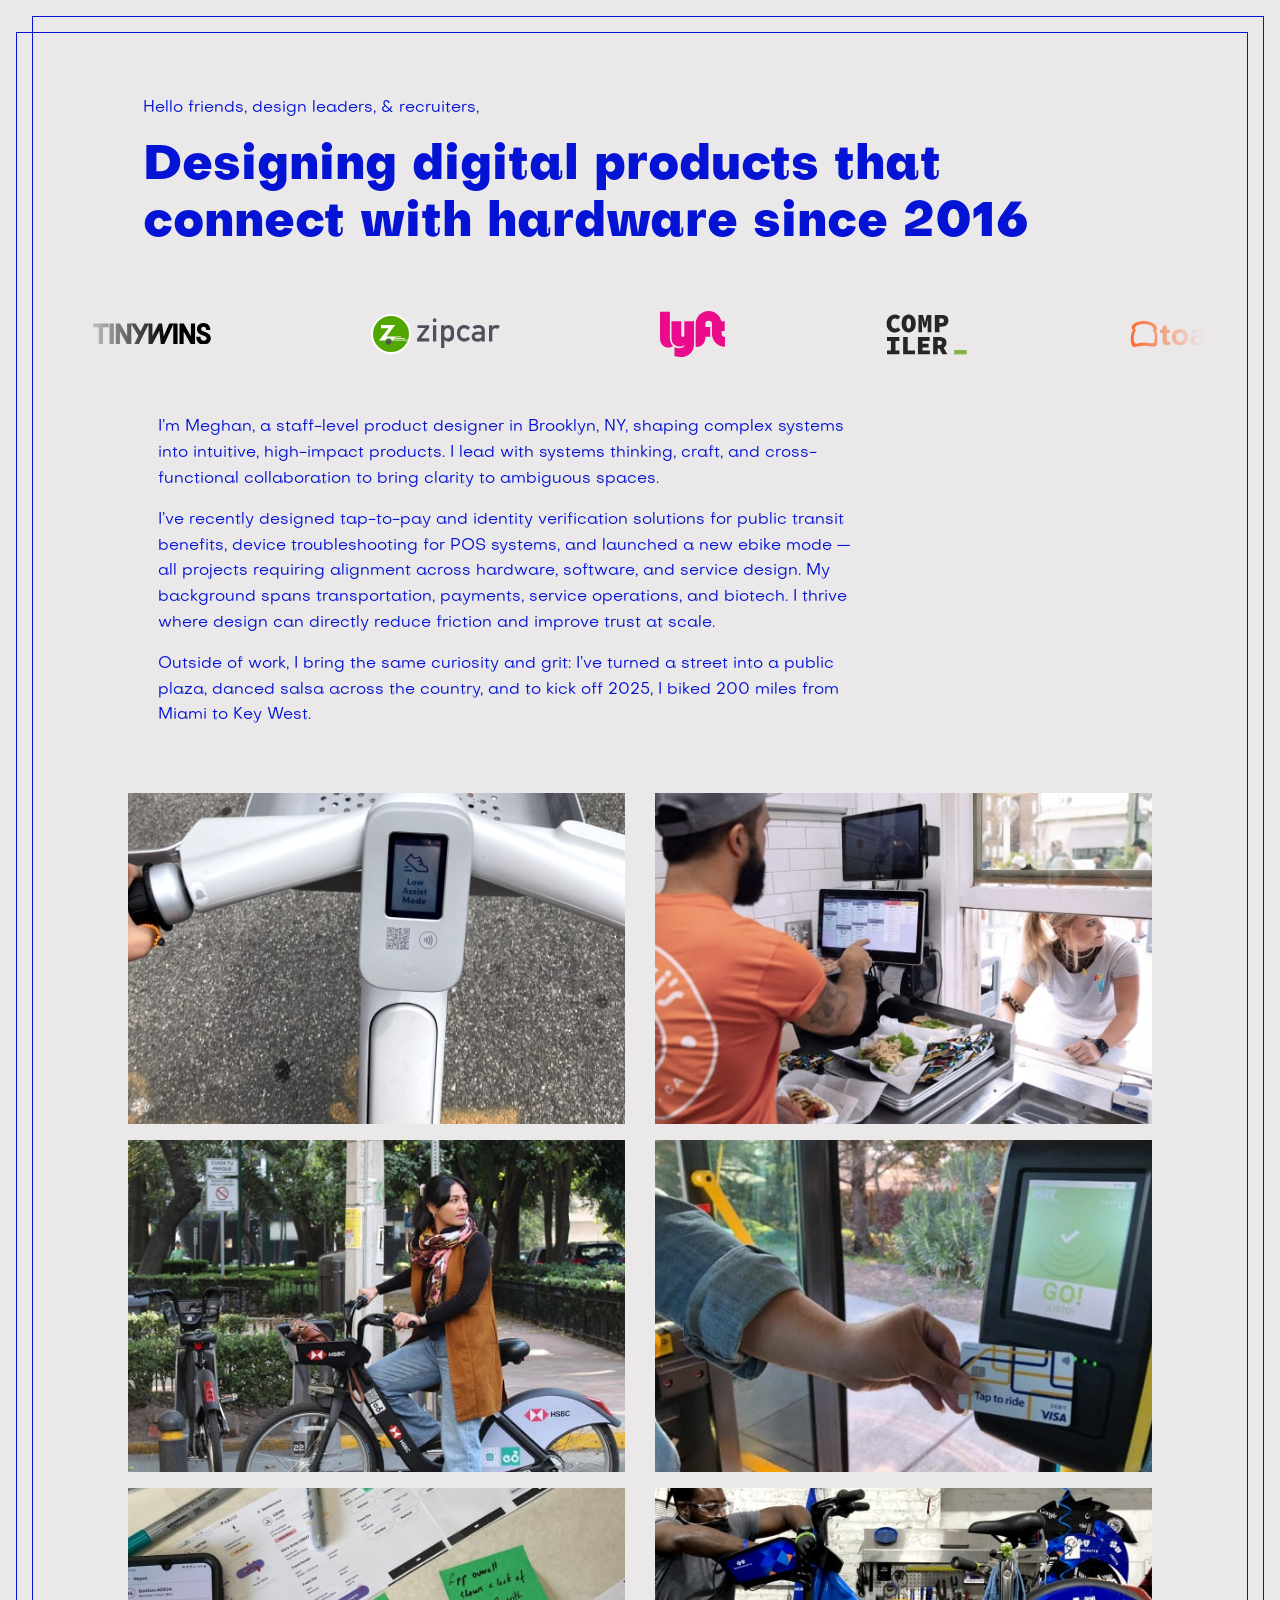
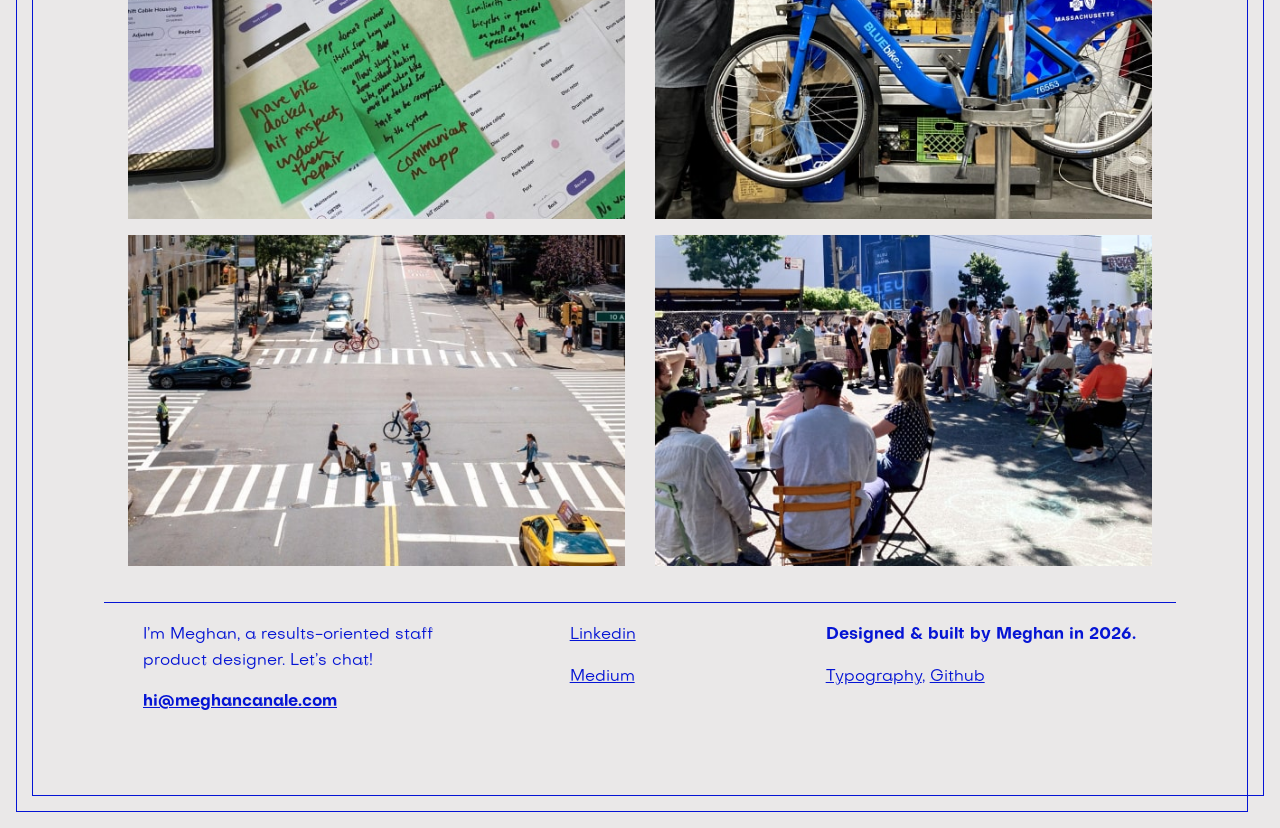
<file: old-index-082025-written-intro.html>
<!doctype html>
<html class="no-js" lang="en" dir="ltr">
  <head>
    <meta charset="utf-8">
    <meta http-equiv="x-ua-compatible" content="ie=edge">
    <meta name="viewport" content="width=device-width, initial-scale=1.0">
    <title>Meghan Canale | Product Designer</title>
    <link rel="stylesheet" href="css/foundation.css">
    <link rel="stylesheet" href="css/app.css">

    <meta property="og:type" content="website">
    <meta property="og:title" content="Meghan Canale | Product Designer | NYC">
    <meta property="og:description" content="Meghan Canale | Product Designer | NYC">
    <meta name="twitter:card" content="summary_large_image">
    <meta name="twitter:title" content="Meghan Canale | Product Designer | NYC">
    <meta name="twitter:description" content="Meghan Canale | Product Designer | NYC">

    <link rel="preload" as="image" href="img/low-assist@2x.jpeg">
    <link rel="preload" as="image" href="img/toast@2x.jpg">

  </head>
<body>
    <div class="grid-container">
      <div class="grid-x grid-padding-x">
        <div class="large-12 cell">
          <p>Hello friends, design leaders, &amp; recruiters,</p>
        </div>
      </div>
      <div class="large-12 cell">
        <h2>Designing digital products that connect with hardware since 2016</h2>
      </div>
    </div>
  <section class="logo-ticker" aria-label="Company logos">
          <ul class="logo-track">
            <li>
              <div class="logo tw" aria-hidden="true" aria-label="TinyWins logo">
                <svg width="185" height="34" viewBox="0 0 185 34" fill="none" xmlns="http://www.w3.org/2000/svg">
                <path d="M32.5417 0.75L25.8281 0.75V33.2382H32.5417V0.75Z" fill="currentColor"/>
                <path d="M153.53 20.7975L142.379 0.75L135.648 0.75V33.2382H142.185V13.1907L153.336 33.2382H160.064V0.75L153.53 0.75V20.7975Z" fill="currentColor"/>
                <path d="M173.728 13.162L173.639 13.1309C170.759 12.0777 169.584 10.9504 169.584 9.23321C169.584 7.67126 170.621 6.00183 173.525 6.00183C175.956 6.00183 177.465 7.69992 177.465 10.4321V11.1486H184V10.4321C184 4.38733 179.538 0 173.391 0C167.243 0 163.047 3.96937 163.047 9.2356C163.047 16.0781 168.258 17.9099 173.773 19.8493C176.207 20.7114 178.22 21.6262 178.22 24.0981C178.22 26.3932 176.417 27.9958 173.835 27.9958C170.556 27.9958 168.519 25.8391 168.519 22.3689V21.6524H161.984V22.3689C161.984 25.8535 163.181 28.8245 165.443 30.9597C167.52 32.9205 170.343 34 173.393 34C176.443 34 179.319 33.0566 181.342 31.3466C183.575 29.4574 184.757 26.7515 184.757 23.5249C184.757 17.1123 178.64 14.9246 173.728 13.1668V13.162Z" fill="currentColor"/>
                <path d="M119.556 0.75L110.946 20.9217L108.264 0.75L102.936 0.75L93.151 20.5395V0.75L80.7461 0.75L74.4648 13.3507L66.6359 0.75L53.4883 0.75V20.7975L42.3372 0.75L35.6094 0.75V33.2382H42.1438V13.1907L53.2972 33.2382H60.0251V2.15214L71.1427 20.1383L64.6393 33.2382H71.8305L87.0178 2.14955V33.2382H93.1366L103.982 12.2999L106.325 33.2382H111.839L125.876 2.14955V33.2382H132.587V0.75L119.556 0.75Z" fill="currentColor"/>
                <path d="M0 6.75183H8.91795L8.91795 33.2382H15.4524L15.4524 6.75183L24.4133 6.75183V0.75L0 0.75L0 6.75183Z" fill="currentColor"/>
                </svg>

              </div>
            </li>
            <li>
              <div class="logo zipcar" aria-hidden="true">
                <svg viewBox="0 0 129 40" xmlns="http://www.w3.org/2000/svg" role="img" aria-label="Zipcar logo">
                  <path class="secondary" d="M76.5695 24.3729C73.5211 24.3729 73.3607 21.6771 73.3607 19.3353C73.3607 16.9611 73.5211 14.266 76.5695 14.266C79.6495 14.266 79.8077 16.8006 79.8077 19.3353C79.8077 21.8376 79.6472 24.3729 76.5695 24.3729ZM70.0879 34.031H73.3607V25.7205C74.5802 26.8752 75.8961 27.6458 77.5645 27.6458C79.5516 27.6458 80.9977 26.7471 81.928 25.5277C82.8258 24.3729 83.0827 23.3139 83.0827 19.3353C83.0827 15.3243 82.8258 14.266 81.928 13.1105C80.9977 11.891 79.5538 10.9932 77.5645 10.9932C75.8961 10.9932 74.3874 11.763 73.3607 12.8861V11.1867H70.0879V34.031Z"/>
                  <path class="secondary" d="M99.2083 24.8226C97.7966 26.4594 95.8389 27.6459 93.3681 27.6459C89.6145 27.6459 85.9883 25.2723 85.9883 19.3357C85.9883 13.3675 89.6138 10.9932 93.3681 10.9932C95.8389 10.9932 97.7966 12.1803 99.2083 13.8165L96.8016 15.9663C95.9993 14.972 94.8438 14.2654 93.4969 14.2654C90.8334 14.2654 89.2613 15.7735 89.2613 19.3357C89.2613 22.8648 90.8334 24.3736 93.4969 24.3736C94.8438 24.3736 95.9993 23.6678 96.8016 22.6727L99.2083 24.8226Z"/>
                  <path class="secondary" d="M110.519 21.7424C110.519 24.2772 109.589 24.5657 106.861 24.5657C104.647 24.5657 103.781 23.603 103.781 22.5123C103.781 21.3251 104.68 20.5553 106.604 20.5553H110.519V21.7424ZM110.519 27.4538H113.792V16.3512C113.792 12.3408 111.033 10.9924 107.021 10.9924C104.582 10.9924 102.785 11.635 101.534 13.3675L104.101 15.3253C104.679 14.3942 105.481 14.0741 107.181 14.0741C109.524 14.0741 110.518 14.6194 110.518 16.1599V17.8608H105.994C102.497 17.8608 100.699 20.0747 100.699 22.6735C100.699 25.4968 102.818 27.6466 106.44 27.6466C108.655 27.6466 109.778 27.1314 110.451 26.0105H110.515L110.519 27.4538Z"/>
                  <path class="secondary" d="M118.027 11.1867H121.299V12.9193H121.364C122.394 11.6364 123.866 10.9946 125.6 10.9946C126.915 10.9946 128.006 11.476 129.001 12.2458L126.626 15.0698C125.856 14.4921 125.311 14.2676 124.476 14.2676C122.872 14.2676 121.299 15.2943 121.299 17.6687V27.4523H118.027V11.1867Z"/>
                  <path class="secondary" d="M46.0859 24.8548L54.2356 14.0731H46.5349V11.1851H58.2144V13.7846L50.0647 24.3734H58.2144V27.4536H46.0859V24.8548Z"/>
                  <path class="secondary" d="M61.9844 11.1867H65.258V27.4514H61.9844V11.1867ZM61.9844 4.60938H65.258V7.88219H61.9844V4.60938Z"/>
                  <path class="primary ring" d="M19.999 1C30.4634 1.00001 38.998 9.53116 38.998 19.999C38.998 30.4676 30.4855 38.998 19.999 38.998C9.53472 38.998 1.00001 30.4633 1 19.999C1 9.53404 9.51478 1 19.999 1Z"/>
                  <path class="z" d="M37.1615 26.5764C37.2638 26.3298 37.3463 26.0612 37.4287 25.7955H22.3216L23.0613 24.8498H33.5237C33.5754 24.8515 33.6269 24.8425 33.6751 24.8234C33.7232 24.8043 33.7669 24.7756 33.8034 24.739C33.84 24.7023 33.8686 24.6586 33.8876 24.6104C33.9066 24.5623 33.9155 24.5107 33.9138 24.459C33.9092 24.3591 33.8659 24.2648 33.7931 24.1961C33.7204 24.1275 33.6237 24.0898 33.5237 24.091H23.6574L24.3772 23.1659H29.7004C29.8851 23.1659 30.0294 23.0011 30.0294 22.7751C30.0294 22.5698 29.8822 22.3851 29.7004 22.3851H15.5589L24.2131 11.0991H9.94791V14.1821H17.5327L9.57772 24.5002L7.93359 26.5764H14.2437C14.5138 25.9096 14.9768 25.3386 15.5733 24.9366C16.1699 24.5345 16.873 24.3198 17.5924 24.3198C18.3118 24.3198 19.0148 24.5345 19.6114 24.9366C20.208 25.3386 20.6709 25.9096 20.941 26.5764H37.1615Z"/>
                  <path class="secondary" d="M20.4098 27.9739C20.4098 28.5227 20.2471 29.0592 19.9422 29.5155C19.6373 29.9718 19.2039 30.3274 18.6969 30.5374C18.1899 30.7474 17.632 30.8024 17.0938 30.6953C16.5555 30.5883 16.0611 30.324 15.6731 29.9359C15.285 29.5479 15.0208 29.0535 14.9137 28.5152C14.8066 27.977 14.8616 27.4191 15.0716 26.9121C15.2816 26.4051 15.6372 25.9717 16.0935 25.6668C16.5498 25.362 17.0863 25.1992 17.6351 25.1992C18.3709 25.1994 19.0766 25.4918 19.5969 26.0121C20.1172 26.5324 20.4096 27.2381 20.4098 27.9739Z"/>
                </svg>
              </div>
            </li>
            <li>
                <div class="logo lyft" aria-hidden="true">
                    <svg xmlns="http://www.w3.org/2000/svg" width="65" height="46" fill="none" aria-label="Lyft logo"><path fill="currentColor" fill-rule="evenodd" d="M0 .803h9.87V27.29c0 4.192 1.917 6.689 3.433 7.76-1.605 1.426-6.51 2.675-10.167-.358C.98 32.905 0 29.966 0 27.201zm61.68 22.002v-2.783h3.01v-9.766h-3.305C60.115 4.393 54.896 0 48.654 0c-7.192 0-13.021 5.83-13.021 13.02v22.806c2.049.288 4.49-.036 6.566-1.758 2.156-1.788 3.136-4.726 3.136-7.491v-.84h4.929V15.97h-4.93v-2.95h.013a3.307 3.307 0 0 1 3.307-3.307 3.31 3.31 0 0 1 3.312 3.307v9.784c0 7.191 5.836 13.02 13.027 13.02v-9.713a3.31 3.31 0 0 1-3.313-3.307M24.301 10.256v14.332c0 .814-.675 1.473-1.508 1.473s-1.508-.66-1.508-1.473V10.256h-9.766v16.856c0 3.032 1.029 6.867 5.708 8.115 4.685 1.25 7.402-1.337 7.402-1.337-.247 1.704-1.853 2.953-4.439 3.22-1.957.203-4.46-.445-5.708-.98v8.93c3.181.938 6.546 1.24 9.838.602 5.975-1.16 9.746-6.154 9.746-12.798V10.256z" clip-rule="evenodd"/></svg>
                </div>
            </li>
            <li>
                <div class="logo compiler" aria-hidden="true">
                  <svg xmlns:ns0="http://www.w3.org/2000/svg" viewBox="0 0 85 44" fill="none" aria-label="Compiler LLC logo">
                  <path d="M1.61523 10.6446C1.61523 9.1949 1.83634 7.90836 2.27854 6.78501C2.72075 5.66165 3.322 4.71556 4.08229 3.94672C4.84203 3.17787 5.75465 2.57699 6.76116 2.18292C7.78652 1.77614 8.88286 1.57275 10.0502 1.57275C11.1642 1.57275 12.1635 1.79888 13.0479 2.25114C13.9323 2.70339 14.6839 3.21997 15.3028 3.80087L12.8093 6.61277C12.435 6.28071 12.0152 6.0038 11.5626 5.79042C11.1382 5.59595 10.6342 5.49871 10.0506 5.49871C9.53524 5.49522 9.02635 5.61337 8.56528 5.84356C8.0997 6.07767 7.692 6.41237 7.3717 6.82345C7.03527 7.24932 6.76982 7.77143 6.57535 8.38976C6.38088 9.0081 6.28365 9.70658 6.28365 10.4852C6.28365 12.1126 6.655 13.3593 7.39771 14.2254C8.14041 15.0914 9.09517 15.5247 10.262 15.5252C10.8281 15.5252 11.3365 15.397 11.7872 15.1404C12.2485 14.8763 12.6649 14.5406 13.0208 14.1459L15.5142 16.9046C14.7715 17.7533 13.9316 18.3899 12.9944 18.8143C12.0527 19.2395 11.0303 19.4567 9.99705 19.4508C8.90366 19.4573 7.81748 19.2734 6.78716 18.9074C5.79262 18.5526 4.88432 17.9916 4.12186 17.2611C3.35278 16.5272 2.74273 15.6076 2.29173 14.5024C1.84073 13.3971 1.61523 12.1112 1.61523 10.6446Z" class="primary" />
                  <path d="M23.673 19.4508C22.6293 19.4508 21.6745 19.2475 20.8087 18.841C19.9401 18.4324 19.1777 17.8286 18.581 17.0768C17.9619 16.3074 17.4801 15.3614 17.1356 14.2385C16.7912 13.1157 16.6187 11.8468 16.6182 10.432C16.6182 9.01721 16.7906 7.75717 17.1356 6.65191C17.4806 5.54664 17.9624 4.61839 18.581 3.86714C19.18 3.13087 19.9431 2.54503 20.8091 2.15648C21.6756 1.76754 22.6304 1.57294 23.6734 1.57269C24.7163 1.57244 25.6711 1.76704 26.5376 2.15648C27.4061 2.54774 28.1696 3.13897 28.7658 3.88184C29.3846 4.64238 29.8665 5.57076 30.2115 6.66698C30.5564 7.7632 30.7288 9.01884 30.7286 10.4339C30.7286 11.8487 30.5562 13.1175 30.2115 14.2404C29.8668 15.3632 29.3849 16.3093 28.7658 17.0787C28.1688 17.8304 27.4062 18.4341 26.5376 18.8428C25.6708 19.2479 24.7159 19.4505 23.673 19.4508ZM23.673 15.5252C24.4154 15.5252 24.999 15.0698 25.4236 14.159C25.8482 13.2482 26.0604 12.006 26.0601 10.4324C26.0601 8.85854 25.848 7.64272 25.4236 6.78494C24.9992 5.92717 24.4157 5.4984 23.673 5.49865C22.93 5.49865 22.3465 5.92742 21.9224 6.78494C21.4983 7.64247 21.286 8.85829 21.2854 10.4324C21.2854 12.0062 21.4978 13.2484 21.9224 14.159C22.347 15.0695 22.9305 15.5249 23.673 15.5252Z" class="primary" />
                  <path d="M33.4766 1.89117H37.9596L39.4185 7.5146L39.8956 9.74272H39.9755L40.453 7.5146L41.832 1.89117H46.3169V19.1327H42.6562V15.0752C42.6562 14.5626 42.6783 13.9128 42.7226 13.1256C42.7668 12.3384 42.8154 11.525 42.8684 10.6853C42.9214 9.84561 42.9834 9.03657 43.0542 8.25819C43.1251 7.4798 43.187 6.83446 43.24 6.32215H43.1601L41.728 11.4413L40.8261 14.5449H38.8633L37.9614 11.4413L36.6084 6.32215H36.5025C36.5553 6.83521 36.6171 7.48056 36.688 8.25819C36.7588 9.03582 36.8207 9.84485 36.8738 10.6853C36.9268 11.5252 36.9754 12.3387 37.0196 13.1256C37.0638 13.9125 37.0859 14.5624 37.0859 15.0752V19.1327H33.4766V1.89117Z" class="primary" />
                  <path d="M49.8295 1.89114H56.5138C57.4007 1.88775 58.2853 1.98114 59.152 2.16966C59.9917 2.35508 60.7255 2.67342 61.3533 3.12467C61.9812 3.57592 62.4808 4.16825 62.8522 4.90166C63.2233 5.63582 63.409 6.54209 63.4092 7.62047C63.4092 8.68152 63.2191 9.59231 62.839 10.3529C62.4589 11.1134 61.9504 11.7366 61.3138 12.2226C60.6771 12.7092 59.9432 13.0718 59.112 13.3102C58.2663 13.5511 57.3909 13.6716 56.5116 13.6683H54.3894V19.133H49.8291L49.8295 1.89114ZM56.3016 10.0627C57.2036 10.0627 57.8712 9.85047 58.3044 9.42611C58.7375 9.00174 58.9541 8.40049 58.9541 7.62236C58.9541 6.84347 58.7242 6.29536 58.2644 5.97803C57.8046 5.6607 57.1504 5.50153 56.3016 5.50052H54.3916V10.0627H56.3016Z" class="primary" />
                  <path d="M2.0127 37.5411H5.93828V27.9389H2.0127V24.1204H14.4264V27.9389H10.5008V37.5411H14.4264V41.3607H2.0127V37.5411Z" class="primary" />
                  <path d="M18.1455 24.1204H22.708V37.5411H30.0572V41.3607H18.1478L18.1455 24.1204Z" class="primary" />
                  <path d="M32.9551 24.1204H44.6244V27.9389H37.5172V30.6445H43.565V34.4642H37.5172V37.5411H44.8912V41.3607H32.9551V24.1204Z" class="primary" />
                  <path d="M57.3341 41.3607L54.3632 35.5774H52.7185V41.3599H48.1582V24.1203H54.5738C55.46 24.1166 56.3441 24.205 57.212 24.3841C58.0517 24.56 58.7856 24.8606 59.4137 25.286C60.0419 25.7114 60.5414 26.2816 60.9122 26.9966C61.2846 27.7135 61.4707 28.6111 61.4707 29.6894C61.4707 30.9276 61.2187 31.9532 60.7147 32.7663C60.2196 33.5716 59.5193 34.2308 58.6856 34.6763L62.4258 41.3607H57.3341ZM52.7185 31.9707H54.2569C56.0961 31.9707 57.0156 31.2103 57.0156 29.6894C57.0156 28.9465 56.7813 28.4337 56.3128 28.151C55.8442 27.8684 55.1589 27.7269 54.2569 27.7267H52.7185V31.9707Z" class="primary" />
                  <path d="M81.6689 37.0255H69.2549V41.3607H81.6689V37.0255Z" class="accent" /></ns0:svg>
                </div>
            </li>
            <li>
              <div class="logo toast" aria-hidden="true">
                <svg width="125" height="33" viewBox="0 0 125 33" fill="none" xmlns="http://www.w3.org/2000/svg" aria-label="Toast logo">
                <path fill-rule="evenodd" clip-rule="evenodd" d="M44.6493 29.9818C41.1914 29.9818 39.3203 28.2217 39.3203 24.937V15.3046H38.1146C37.5394 15.2976 36.985 15.062 36.5831 14.6532C36.1812 14.2443 35.9594 13.6969 35.9733 13.1286C36.001 11.9852 36.9504 11.0705 38.1146 11.0636H39.3203V8.19463C39.4243 6.91955 40.5053 5.92859 41.8081 5.92859C43.1109 5.92859 44.1989 6.91262 44.2959 8.19463V11.0636H46.2363C46.7904 11.0796 47.3168 11.3092 47.7056 11.7044C48.0943 12.0996 48.3152 12.6298 48.3221 13.1841C48.3152 13.7384 48.0943 14.2685 47.7056 14.6637C47.3168 15.0589 46.7904 15.2885 46.2363 15.3046H44.2959V23.6342C44.2959 25.0894 45.2314 25.6577 46.0076 25.6577H46.4372C47.837 25.6577 48.6201 26.5724 48.6201 27.7643C48.6201 28.9562 47.8786 29.9818 44.6493 29.9818Z" fill="currentColor"/>
                <path d="M60.2065 29.9819C54.0252 29.9819 50.29 25.5468 50.29 20.2733C50.29 15.0413 54.0321 10.6062 60.2065 10.6062C66.4295 10.6062 70.1646 15.0413 70.1646 20.2733C70.2062 21.5808 69.9751 22.8827 69.486 24.0961C68.997 25.3094 68.2607 26.4077 67.324 27.3209C66.3873 28.2341 65.2707 28.9424 64.0453 29.4005C62.8199 29.8586 61.5126 30.0566 60.2065 29.9819ZM60.2065 14.9235C57.1297 14.9235 55.425 17.4043 55.425 20.2733C55.425 23.1422 57.1367 25.6716 60.2065 25.6716C63.2764 25.6716 65.0297 23.1907 65.0297 20.2733C65.0297 17.4043 63.2764 14.9235 60.2065 14.9235ZM87.6207 29.7532H87.2327C86.8446 29.7532 85.0914 29.4483 85.0914 27.6119C83.8094 29.1018 81.5988 29.9819 79.1456 29.9819C76.152 29.9819 72.6108 27.993 72.6108 23.8629C72.6108 19.5456 76.152 17.9033 79.1456 17.9033C81.6403 17.9033 83.8509 18.7071 85.0914 20.1555V17.6677C85.0914 15.7966 83.4559 14.5701 80.9682 14.5701C79.4817 14.5392 78.0197 14.9517 76.7687 15.7551C76.4984 15.9193 76.1908 16.0122 75.8748 16.0253C74.8353 16.0115 74.0037 15.173 74.0037 14.1543C74.0093 13.8175 74.1024 13.4879 74.274 13.198C75.4382 11.3616 79.6376 10.5993 81.8136 10.5993C86.0893 10.5993 90.0184 12.2832 90.0184 17.5914V27.3416C90.0254 28.6583 88.9513 29.7393 87.6069 29.7463L87.6207 29.7532ZM85.0914 22.7957C84.2737 21.7285 82.7214 21.188 81.1275 21.188C79.1803 21.188 77.5864 22.172 77.5864 23.9807C77.5864 25.6993 79.1803 26.6972 81.1275 26.6972C82.7214 26.6972 84.2737 26.1636 85.0914 25.0895V22.7957Z" fill="currentColor"/>
                <path fill-rule="evenodd" clip-rule="evenodd" d="M101.702 29.9818C99.2556 29.9818 95.3264 29.178 94.1622 27.5287C93.9335 27.2307 93.8088 26.8704 93.8157 26.4962C93.83 25.958 94.0525 25.4465 94.4364 25.0691C94.8203 24.6917 95.3356 24.4779 95.8738 24.4727C96.2342 24.4727 96.5807 24.5697 96.8856 24.7568C98.3616 25.5953 100.309 26.2467 101.937 26.2467C104.079 26.2467 105.09 25.4082 105.09 24.2579C105.09 21.2018 93.9266 23.6827 93.9266 16.4203C93.9266 13.3227 96.6916 10.6131 101.626 10.6131C104.072 10.6131 107.419 11.3823 108.472 12.8653C108.674 13.1382 108.783 13.4684 108.784 13.8077C108.749 14.8334 107.89 15.6511 106.844 15.6441C106.518 15.6449 106.197 15.5664 105.908 15.4155C104.61 14.6901 103.148 14.3085 101.66 14.3067C99.8723 14.3067 98.7081 15.1105 98.7081 16.1431C98.7081 18.8942 109.83 16.6004 109.83 24.05C109.83 27.4178 106.913 29.9818 101.702 29.9818ZM119.782 29.9818C116.324 29.9818 114.453 28.2217 114.453 24.937V15.3046H113.247C112.672 15.2976 112.117 15.062 111.715 14.6532C111.313 14.2443 111.092 13.6969 111.106 13.1286C111.133 11.9852 112.083 11.0705 113.247 11.0636H114.453V8.19463C114.51 7.57458 114.797 6.99829 115.257 6.57899C115.717 6.15969 116.318 5.9277 116.94 5.92859C118.243 5.92859 119.331 6.91262 119.428 8.19463V11.0636H121.375C121.93 11.0796 122.456 11.3092 122.845 11.7044C123.233 12.0996 123.454 12.6298 123.461 13.1841C123.454 13.7384 123.233 14.2685 122.845 14.6637C122.456 15.0589 121.93 15.2885 121.375 15.3046H119.428V23.6342C119.428 25.0894 120.364 25.6577 121.14 25.6577H121.569C122.969 25.6577 123.745 26.5724 123.745 27.7643C123.745 28.9562 123.018 29.9818 119.782 29.9818Z" fill="currentColor"/>
                <path d="M32.8056 22.3868C32.8333 20.3426 32.7432 18.2983 32.5353 16.2679C32.3829 14.8958 31.9186 13.1356 30.4287 12.7752C30.6207 12.8239 30.8227 12.8167 31.0108 12.7545C32.7363 11.8536 32.6046 9.62913 31.9948 8.02142C31.191 5.91477 29.2853 4.41794 27.3934 3.42698C23.8849 1.67747 19.9943 0.83387 16.0763 0.973065C12.1582 1.11226 8.33728 2.22983 4.96175 4.2239C3.2501 5.27723 1.28204 7.33537 2.14826 9.62913C2.38311 10.2 2.72942 10.7183 3.16694 11.1537L3.81834 11.8328C2.93826 13.0247 2.29379 14.1058 1.878 15.5541C0.630644 19.9198 0.838537 22.7264 1.1781 26.2329C1.39292 28.4019 2.10669 31.6312 4.60834 31.9915C6.64569 32.2756 8.85629 31.6034 10.8936 31.3609C13.1389 31.0976 15.4049 30.6818 17.6779 30.7442C20.8794 30.8273 24.0533 31.5827 27.2618 31.6173C28.9526 31.6312 31.7661 31.7975 32.272 29.5661C32.7502 27.4456 32.7709 25.2419 32.7709 23.0798C32.7987 22.8511 32.7987 22.6155 32.7987 22.3938L32.8056 22.3868ZM29.1467 26.0527C28.3497 27.8475 26.0976 27.6465 24.5245 27.5149L17.4908 26.6764C15.398 26.614 13.326 27.009 11.2886 27.4594C9.76409 27.7921 7.63665 28.6722 6.25762 27.501C4.72614 26.2052 4.45588 23.9946 4.43509 22.1304C4.46387 20.4472 4.63074 18.7692 4.93403 17.1133C5.12114 16.0877 5.42605 15.0898 5.82798 14.1335C6.37543 12.7475 7.18621 11.909 7.22779 11.9506C6.81893 11.5279 6.32692 11.2992 6.04973 10.724C5.00333 8.54115 7.61586 6.6909 9.04339 6.06029C14.0398 3.82891 21.025 4.05066 25.7441 6.91266C27.2133 7.8066 30.0683 10.8765 27.4004 12.408C29.0427 13.1841 29.4654 15.5264 29.6456 17.1895C29.9338 19.8608 29.8499 22.5591 29.3961 25.2073C29.3471 25.4989 29.2679 25.783 29.1467 26.0527Z" fill="currentColor"/>
                </svg>

              </div>
            </li>
            <li>
              <div class="logo numina" aria-hidden="true">
                <svg xmlns:ns0="http://www.w3.org/2000/svg" viewBox="0 0 40 50" fill="none">
                <path d="M18.0723 50H0V10.6174C9.93976 10.6174 18.0723 18.6747 18.0723 28.6897V50Z" class="primary" />
                <path d="M21.6855 43.9006H39.7578V0C29.8181 0 21.6855 8.05723 21.6855 18.0723V43.9006Z" class="primary" />
                <path d="M19.8031 34.8644C17.9959 34.8644 16.264 34.4879 14.5321 33.8102C12.9507 33.1325 11.52 32.1536 10.2399 30.9488C9.03506 29.744 8.05615 28.3132 7.37844 26.6566C6.70073 25 6.32422 23.2681 6.32422 21.3855C6.32422 19.5783 6.70073 17.8464 7.37844 16.1144C8.05615 14.5331 9.03506 13.1024 10.2399 11.8223C11.4447 10.6175 12.8754 9.63854 14.5321 8.96083C16.1887 8.28312 17.9206 7.90662 19.8031 7.90662C21.6104 7.90662 23.3423 8.28312 25.0742 8.96083C26.6555 9.63854 28.0863 10.6175 29.3664 11.8223C30.5712 13.0271 31.5501 14.4578 32.2278 16.1144C32.9055 17.7711 33.282 19.503 33.282 21.3855C33.282 23.1928 32.9055 24.9247 32.2278 26.6566C31.5501 28.2379 30.5712 29.6687 29.3664 30.9488C28.1616 32.1536 26.7308 33.1325 25.0742 33.8102C23.3423 34.4879 21.6104 34.8644 19.8031 34.8644ZM19.8031 11.8976C17.2429 11.8976 14.9086 12.8765 13.1013 14.6837C11.2941 16.491 10.3152 18.9006 10.3152 21.3855C10.3152 23.8705 11.2941 26.2801 13.1013 28.0873C14.9086 29.8946 17.3182 30.8735 19.8031 30.8735C22.3634 30.8735 24.6977 29.8946 26.5049 28.0873C28.3122 26.2801 29.2911 23.8705 29.2911 21.3855C29.2911 18.9006 28.3122 16.491 26.5049 14.6837C24.6977 12.8765 22.2881 11.8976 19.8031 11.8976Z" class="accent2" />
                <path d="M29.291 30.8735C30.4958 29.6687 31.4747 28.238 32.1524 26.5813C32.8301 24.9247 33.2066 23.1928 33.2066 21.3103C33.2066 19.503 32.8301 17.7711 32.1524 16.0392C31.4747 14.4578 30.4958 13.0271 29.291 11.747C28.0861 10.5422 26.6554 9.56327 24.9988 8.88556C24.7729 8.81025 24.547 8.65965 24.3211 8.58435C23.6434 9.71387 23.1163 10.9187 22.6645 12.1988C24.0952 12.6506 25.4506 13.4789 26.5048 14.5331C28.3121 16.3404 29.291 18.75 29.291 21.235C29.291 23.7952 28.3121 26.1295 26.5048 27.9368C25.1494 29.2922 23.4928 30.1958 21.6855 30.497V34.488C22.8151 34.3374 23.9446 34.0362 24.9988 33.5843C26.6554 33.1325 28.0861 32.1536 29.291 30.8735Z" class="accent1" />
                <path d="M18.0721 30.7229C16.1895 30.3463 14.4576 29.4427 13.1022 28.0873C11.295 26.2801 10.3161 23.8704 10.3161 21.3855C10.3161 19.2018 10.9938 17.1686 12.3492 15.512C11.3703 14.6084 10.3161 13.8554 9.18654 13.1777C8.50882 14.0813 7.90641 15.0602 7.45461 16.1897C6.7769 17.8463 6.40039 19.5783 6.40039 21.4608C6.40039 23.268 6.7769 25 7.45461 26.7319C8.13232 28.3132 9.11123 29.7439 10.3161 31.0241C11.5209 32.2289 12.9516 33.2078 14.6082 33.8855C15.7377 34.3373 16.8673 34.7138 18.0721 34.8644V30.7229Z" class="accent1" />
                </svg>
              </div>
            </li>
            <li>
              <div class="logo caltrans" aria-hidden="true" aria-label="CalTrans logo">
                <svg xmlns:ns0="http://www.w3.org/2000/svg" viewBox="0 0 63 50" fill="none">
                <g clip-path="url(#clip0_1485_3731)">
                <mask id="mask0_1485_3731" style="mask-type:luminance" maskUnits="userSpaceOnUse" x="0" y="-1" width="66" height="51">
                <path d="M65.3214 -0.000244141H0V50H65.3214V-0.000244141Z" fill="#FFFFFF"/>
                </mask>
                <g mask="url(#mask0_1485_3731)">
                <path d="M13.8759 0H37.544L34.0074 8.88889H19.5981L15.0788 19.8279H29.4058L25.9667 28.3658C25.9667 28.3658 11.991 28.3992 3.78988 28.3658C1.34054 28.3576 -0.717354 25.8037 0.236108 23.1519C0.58909 22.1718 7.09252 6.34447 8.26033 3.89707C9.25395 1.81184 11.7224 0.118064 13.8759 0Z" class="accent1"/>
                </g>
                <mask id="mask1_1485_3731" style="mask-type:luminance" maskUnits="userSpaceOnUse" x="0" y="-1" width="66" height="51">
                <path d="M65.3214 -0.000244141H0V50H65.3214V-0.000244141Z" fill="#FFFFFF"/>
                </mask>
                <g mask="url(#mask1_1485_3731)">
                <path d="M38.9767 0H51.8711C51.8711 0 51.9357 0.0861284 51.9857 0.114435L48.0894 9.85663L62.5597 9.87308L58.863 18.5096H44.4797C43.1581 21.4649 41.7856 25.0786 41.3276 26.1886C41.0191 26.9347 40.9282 27.2768 40.7697 27.7031C40.6787 27.9516 40.5836 28.4841 41.1265 28.4238C41.7609 28.3544 41.9583 27.7774 42.2019 27.1866C43.5565 23.9231 44.0331 22.7689 45.2825 19.8279H58.2908C58.2908 19.8279 54.1 29.733 53.7064 30.7167C52.6259 33.4116 51.4624 35.0216 49.1779 36.3893C48.3587 36.8799 47.7759 36.9498 46.8282 37.0773C40.2222 37.073 38.5947 37.073 31.0906 37.0773C30.2705 37.0781 28.3336 36.9373 27.5736 36.1599C26.6219 35.1847 26.2019 34.3953 25.982 33.0494C25.717 31.4282 26.3376 30.256 26.8856 28.9367C28.5581 24.9127 31.1847 18.6105 31.1847 18.6105C30.0506 18.6732 16.9716 18.6241 16.9716 18.6241C16.9433 18.5745 16.907 18.5387 16.8574 18.5096L20.4107 9.97131L34.9045 9.96187L38.9767 0Z" class="accent2"/>
                </g>
                <mask id="mask2_1485_3731" style="mask-type:luminance" maskUnits="userSpaceOnUse" x="0" y="-1" width="66" height="51">
                <path d="M65.3214 -0.000244141H0V50H65.3214V-0.000244141Z" fill="#FFFFFF"/>
                </mask>
                <g mask="url(#mask2_1485_3731)">
                <path fill-rule="evenodd" clip-rule="evenodd" d="M35.7728 45.0433L37.5014 45.0542C36.9921 46.1775 36.2787 47.6658 36.5225 47.9523H34.5242C34.2994 47.932 34.2331 47.5722 34.2832 47.5642C34.2832 47.0845 34.4334 46.8537 34.605 46.4216C34.7225 46.1235 34.7915 45.8748 34.97 45.6152C35.1863 45.3075 35.3879 45.0542 35.7728 45.0433ZM15.3678 45.0433L17.0964 45.0542C16.5864 46.1775 15.8723 47.6658 16.1176 47.9523H14.1173C13.8932 47.932 13.8277 47.5722 13.8778 47.5642C13.8778 47.0845 14.0287 46.8537 14.2 46.4216C14.3171 46.1235 14.3865 45.8748 14.5658 45.6152C14.7806 45.3075 14.9829 45.0542 15.3678 45.0433ZM50.2232 49.9652C50.7693 49.9579 51.3548 49.8553 52.2685 49.3804C53.1809 48.9033 53.5685 48.0887 53.5685 48.0887L54.6905 45.5579H50.8157C50.8157 45.5579 50.6372 45.87 50.9166 45.3943C51.1973 44.9187 51.8558 44.8035 51.8558 44.8035H55.0176L55.8586 42.9264C55.8586 42.9264 51.656 42.9324 51.2848 42.9264C50.9118 42.9198 50.2082 43.1165 49.9015 43.381C49.1234 44.0552 48.9787 44.5592 48.9787 44.5592L47.9592 46.9865H51.7948C51.7948 46.9865 51.7465 47.1638 51.7327 47.1892C51.3705 47.9317 50.3662 47.9046 50.3662 47.9046C50.3662 47.9046 47.6575 47.9317 47.2037 47.9046C46.751 47.878 46.7871 47.4718 46.8981 47.1892C47.185 46.4651 47.4129 45.9931 47.6532 45.3745C47.8922 44.7556 47.6987 44.1982 47.245 43.5789C46.7912 42.9602 46.0005 42.9469 46.0005 42.9469H41.9206L39.6977 47.945C39.6977 47.945 39.5987 47.9521 39.1448 47.945C38.6922 47.939 38.7655 47.505 38.8804 47.2316C39.5861 45.5683 40.6555 42.9469 40.6555 42.9469H36.1463C36.1463 42.9469 35.0196 42.9808 34.5754 43.2532C34.1325 43.5247 33.3883 43.9195 32.903 45.0481C32.4184 46.1772 32.5251 46.1042 32.0954 47.0525C31.8612 47.5691 31.7978 48.2966 32.0683 48.8552C32.338 49.4112 32.6327 49.9579 33.719 49.9652C34.8041 49.9717 35.0852 49.9652 35.0852 49.9652C35.0852 49.9652 35.7336 49.8771 36.0655 49.4143C36.3967 48.9508 36.5944 48.6585 36.5944 48.6585C36.5944 48.6585 36.7991 49.2512 37.3548 49.5832C37.9107 49.9175 38.1207 49.9579 38.5536 49.9652C38.9876 49.9717 41.1856 49.9652 41.1856 49.9652L43.3477 45.0481H45.1644C45.1644 45.0481 45.4649 45.082 45.3076 45.4771C45.1489 45.87 44.5736 47.1488 44.5736 47.1488C44.5736 47.1488 44.246 48.0258 44.6583 48.7471C45.0717 49.4678 45.8425 49.9717 47.3469 49.9649C48.4685 49.9599 49.6774 49.972 50.2232 49.9652ZM31.0055 45.823C31.0055 45.823 31.3887 44.9395 31.9447 44.9455C32.4992 44.9514 32.7602 44.9455 32.7602 44.9455L33.6672 42.9532H32.1162C32.1162 42.9532 31.3328 42.8656 30.8276 43.1168C30.3218 43.3679 29.5011 43.7499 28.9253 45.0897C28.253 46.6536 27.7256 47.9523 27.7256 47.9523H26.1552C26.1552 47.9523 25.4821 47.8497 25.6815 47.4152C25.8094 47.1365 26.6913 45.0539 26.6913 45.0539H28.8479L29.6035 42.953H27.6039L28.7826 40.0698H26.4167L25.1766 42.953H24.2175L23.3393 45.0273H24.3762L23.5186 46.9654C23.5186 46.9654 23.1883 47.6124 23.3768 48.2504C23.5645 48.8903 24.0956 49.9717 25.4018 49.9717H29.2164L31.0055 45.823ZM18.8021 47.9453C18.3487 47.9392 18.3988 47.4972 18.5299 47.2318C19.3404 45.5859 20.46 42.9472 20.46 42.9472H15.797C15.797 42.9472 14.6701 42.981 14.2259 43.2535C13.781 43.5249 13.0368 43.9197 12.5527 45.0484C12.0674 46.1775 12.1755 46.1044 11.7446 47.0528C11.6283 47.3121 11.5816 47.6138 11.5707 47.9322L9.77746 47.9436C9.6398 47.9588 9.54278 47.9281 9.43827 47.8369C9.28609 47.7053 9.25899 47.5507 9.3127 47.3373C9.38504 47.0504 9.4298 46.8687 9.5481 46.5859C10.1174 45.2117 10.4208 44.4622 11.0273 43.1223C11.0495 43.0401 11.066 42.9943 11.1023 42.9169C11.3159 42.4696 11.6895 42.329 12.1772 42.241C12.3511 42.209 12.6294 42.2192 12.6294 42.2192H16.0556L17.036 40.0367C14.9754 40.0219 14.1654 40.0215 12.8333 40.0367C11.4168 40.0522 10.0472 40.4216 9.27181 42.0017C8.49617 43.5818 7.08328 47.0951 7.08328 47.0951C7.08328 47.0951 6.85635 47.8971 6.88538 48.21C6.93788 48.802 7.29884 49.9625 9.0098 49.9625C10.0436 49.9625 12.3136 49.9799 14.7381 49.9657C14.7381 49.9657 15.3833 49.8776 15.7148 49.4148C16.0455 48.9512 16.2446 48.659 16.2446 48.659C16.2446 48.659 16.4493 49.2517 17.005 49.5837C17.5595 49.918 17.7705 49.9584 18.2038 49.9657L18.6484 49.9952C19.5315 50.0037 20.7978 49.9988 20.7978 49.9988L25.0324 40.0573L22.6556 40.0674L19.2605 47.931L18.8021 47.9453Z" class="primary"/>
                </g>
                </g>
                <defs>
                <clipPath id="clip0_1485_3731">
                <rect width="62.5598" height="50"/>
                </clipPath>
                </defs>
                </svg>
              </div>
            </li>
            <!--repeat-->
            <li>
              <div class="logo tw" aria-hidden="true" aria-label="TinyWins logo">
                <svg width="185" height="34" viewBox="0 0 185 34" fill="none" xmlns="http://www.w3.org/2000/svg">
                <path d="M32.5417 0.75L25.8281 0.75V33.2382H32.5417V0.75Z" fill="currentColor"/>
                <path d="M153.53 20.7975L142.379 0.75L135.648 0.75V33.2382H142.185V13.1907L153.336 33.2382H160.064V0.75L153.53 0.75V20.7975Z" fill="currentColor"/>
                <path d="M173.728 13.162L173.639 13.1309C170.759 12.0777 169.584 10.9504 169.584 9.23321C169.584 7.67126 170.621 6.00183 173.525 6.00183C175.956 6.00183 177.465 7.69992 177.465 10.4321V11.1486H184V10.4321C184 4.38733 179.538 0 173.391 0C167.243 0 163.047 3.96937 163.047 9.2356C163.047 16.0781 168.258 17.9099 173.773 19.8493C176.207 20.7114 178.22 21.6262 178.22 24.0981C178.22 26.3932 176.417 27.9958 173.835 27.9958C170.556 27.9958 168.519 25.8391 168.519 22.3689V21.6524H161.984V22.3689C161.984 25.8535 163.181 28.8245 165.443 30.9597C167.52 32.9205 170.343 34 173.393 34C176.443 34 179.319 33.0566 181.342 31.3466C183.575 29.4574 184.757 26.7515 184.757 23.5249C184.757 17.1123 178.64 14.9246 173.728 13.1668V13.162Z" fill="currentColor"/>
                <path d="M119.556 0.75L110.946 20.9217L108.264 0.75L102.936 0.75L93.151 20.5395V0.75L80.7461 0.75L74.4648 13.3507L66.6359 0.75L53.4883 0.75V20.7975L42.3372 0.75L35.6094 0.75V33.2382H42.1438V13.1907L53.2972 33.2382H60.0251V2.15214L71.1427 20.1383L64.6393 33.2382H71.8305L87.0178 2.14955V33.2382H93.1366L103.982 12.2999L106.325 33.2382H111.839L125.876 2.14955V33.2382H132.587V0.75L119.556 0.75Z" fill="currentColor"/>
                <path d="M0 6.75183H8.91795L8.91795 33.2382H15.4524L15.4524 6.75183L24.4133 6.75183V0.75L0 0.75L0 6.75183Z" fill="currentColor"/>
                </svg>

              </div>
            </li>
            <li>
              <div class="logo zipcar" aria-hidden="true">
                <svg viewBox="0 0 129 40" xmlns="http://www.w3.org/2000/svg" role="img" aria-label="Zipcar logo">
                  <path class="secondary" d="M76.5695 24.3729C73.5211 24.3729 73.3607 21.6771 73.3607 19.3353C73.3607 16.9611 73.5211 14.266 76.5695 14.266C79.6495 14.266 79.8077 16.8006 79.8077 19.3353C79.8077 21.8376 79.6472 24.3729 76.5695 24.3729ZM70.0879 34.031H73.3607V25.7205C74.5802 26.8752 75.8961 27.6458 77.5645 27.6458C79.5516 27.6458 80.9977 26.7471 81.928 25.5277C82.8258 24.3729 83.0827 23.3139 83.0827 19.3353C83.0827 15.3243 82.8258 14.266 81.928 13.1105C80.9977 11.891 79.5538 10.9932 77.5645 10.9932C75.8961 10.9932 74.3874 11.763 73.3607 12.8861V11.1867H70.0879V34.031Z"/>
                  <path class="secondary" d="M99.2083 24.8226C97.7966 26.4594 95.8389 27.6459 93.3681 27.6459C89.6145 27.6459 85.9883 25.2723 85.9883 19.3357C85.9883 13.3675 89.6138 10.9932 93.3681 10.9932C95.8389 10.9932 97.7966 12.1803 99.2083 13.8165L96.8016 15.9663C95.9993 14.972 94.8438 14.2654 93.4969 14.2654C90.8334 14.2654 89.2613 15.7735 89.2613 19.3357C89.2613 22.8648 90.8334 24.3736 93.4969 24.3736C94.8438 24.3736 95.9993 23.6678 96.8016 22.6727L99.2083 24.8226Z"/>
                  <path class="secondary" d="M110.519 21.7424C110.519 24.2772 109.589 24.5657 106.861 24.5657C104.647 24.5657 103.781 23.603 103.781 22.5123C103.781 21.3251 104.68 20.5553 106.604 20.5553H110.519V21.7424ZM110.519 27.4538H113.792V16.3512C113.792 12.3408 111.033 10.9924 107.021 10.9924C104.582 10.9924 102.785 11.635 101.534 13.3675L104.101 15.3253C104.679 14.3942 105.481 14.0741 107.181 14.0741C109.524 14.0741 110.518 14.6194 110.518 16.1599V17.8608H105.994C102.497 17.8608 100.699 20.0747 100.699 22.6735C100.699 25.4968 102.818 27.6466 106.44 27.6466C108.655 27.6466 109.778 27.1314 110.451 26.0105H110.515L110.519 27.4538Z"/>
                  <path class="secondary" d="M118.027 11.1867H121.299V12.9193H121.364C122.394 11.6364 123.866 10.9946 125.6 10.9946C126.915 10.9946 128.006 11.476 129.001 12.2458L126.626 15.0698C125.856 14.4921 125.311 14.2676 124.476 14.2676C122.872 14.2676 121.299 15.2943 121.299 17.6687V27.4523H118.027V11.1867Z"/>
                  <path class="secondary" d="M46.0859 24.8548L54.2356 14.0731H46.5349V11.1851H58.2144V13.7846L50.0647 24.3734H58.2144V27.4536H46.0859V24.8548Z"/>
                  <path class="secondary" d="M61.9844 11.1867H65.258V27.4514H61.9844V11.1867ZM61.9844 4.60938H65.258V7.88219H61.9844V4.60938Z"/>
                  <path class="primary ring" d="M19.999 1C30.4634 1.00001 38.998 9.53116 38.998 19.999C38.998 30.4676 30.4855 38.998 19.999 38.998C9.53472 38.998 1.00001 30.4633 1 19.999C1 9.53404 9.51478 1 19.999 1Z"/>
                  <path class="z" d="M37.1615 26.5764C37.2638 26.3298 37.3463 26.0612 37.4287 25.7955H22.3216L23.0613 24.8498H33.5237C33.5754 24.8515 33.6269 24.8425 33.6751 24.8234C33.7232 24.8043 33.7669 24.7756 33.8034 24.739C33.84 24.7023 33.8686 24.6586 33.8876 24.6104C33.9066 24.5623 33.9155 24.5107 33.9138 24.459C33.9092 24.3591 33.8659 24.2648 33.7931 24.1961C33.7204 24.1275 33.6237 24.0898 33.5237 24.091H23.6574L24.3772 23.1659H29.7004C29.8851 23.1659 30.0294 23.0011 30.0294 22.7751C30.0294 22.5698 29.8822 22.3851 29.7004 22.3851H15.5589L24.2131 11.0991H9.94791V14.1821H17.5327L9.57772 24.5002L7.93359 26.5764H14.2437C14.5138 25.9096 14.9768 25.3386 15.5733 24.9366C16.1699 24.5345 16.873 24.3198 17.5924 24.3198C18.3118 24.3198 19.0148 24.5345 19.6114 24.9366C20.208 25.3386 20.6709 25.9096 20.941 26.5764H37.1615Z"/>
                  <path class="secondary" d="M20.4098 27.9739C20.4098 28.5227 20.2471 29.0592 19.9422 29.5155C19.6373 29.9718 19.2039 30.3274 18.6969 30.5374C18.1899 30.7474 17.632 30.8024 17.0938 30.6953C16.5555 30.5883 16.0611 30.324 15.6731 29.9359C15.285 29.5479 15.0208 29.0535 14.9137 28.5152C14.8066 27.977 14.8616 27.4191 15.0716 26.9121C15.2816 26.4051 15.6372 25.9717 16.0935 25.6668C16.5498 25.362 17.0863 25.1992 17.6351 25.1992C18.3709 25.1994 19.0766 25.4918 19.5969 26.0121C20.1172 26.5324 20.4096 27.2381 20.4098 27.9739Z"/>
                </svg>
              </div>
            </li>
            <li>
                <div class="logo lyft" aria-hidden="true">
                    <svg xmlns="http://www.w3.org/2000/svg" width="65" height="46" fill="none" aria-label="Lyft logo"><path fill="currentColor" fill-rule="evenodd" d="M0 .803h9.87V27.29c0 4.192 1.917 6.689 3.433 7.76-1.605 1.426-6.51 2.675-10.167-.358C.98 32.905 0 29.966 0 27.201zm61.68 22.002v-2.783h3.01v-9.766h-3.305C60.115 4.393 54.896 0 48.654 0c-7.192 0-13.021 5.83-13.021 13.02v22.806c2.049.288 4.49-.036 6.566-1.758 2.156-1.788 3.136-4.726 3.136-7.491v-.84h4.929V15.97h-4.93v-2.95h.013a3.307 3.307 0 0 1 3.307-3.307 3.31 3.31 0 0 1 3.312 3.307v9.784c0 7.191 5.836 13.02 13.027 13.02v-9.713a3.31 3.31 0 0 1-3.313-3.307M24.301 10.256v14.332c0 .814-.675 1.473-1.508 1.473s-1.508-.66-1.508-1.473V10.256h-9.766v16.856c0 3.032 1.029 6.867 5.708 8.115 4.685 1.25 7.402-1.337 7.402-1.337-.247 1.704-1.853 2.953-4.439 3.22-1.957.203-4.46-.445-5.708-.98v8.93c3.181.938 6.546 1.24 9.838.602 5.975-1.16 9.746-6.154 9.746-12.798V10.256z" clip-rule="evenodd"/></svg>
                </div>
            </li>
            <li>
                <div class="logo compiler" aria-hidden="true">
                  <svg xmlns:ns0="http://www.w3.org/2000/svg" viewBox="0 0 85 44" fill="none" aria-label="Compiler LLC logo">
                  <path d="M1.61523 10.6446C1.61523 9.1949 1.83634 7.90836 2.27854 6.78501C2.72075 5.66165 3.322 4.71556 4.08229 3.94672C4.84203 3.17787 5.75465 2.57699 6.76116 2.18292C7.78652 1.77614 8.88286 1.57275 10.0502 1.57275C11.1642 1.57275 12.1635 1.79888 13.0479 2.25114C13.9323 2.70339 14.6839 3.21997 15.3028 3.80087L12.8093 6.61277C12.435 6.28071 12.0152 6.0038 11.5626 5.79042C11.1382 5.59595 10.6342 5.49871 10.0506 5.49871C9.53524 5.49522 9.02635 5.61337 8.56528 5.84356C8.0997 6.07767 7.692 6.41237 7.3717 6.82345C7.03527 7.24932 6.76982 7.77143 6.57535 8.38976C6.38088 9.0081 6.28365 9.70658 6.28365 10.4852C6.28365 12.1126 6.655 13.3593 7.39771 14.2254C8.14041 15.0914 9.09517 15.5247 10.262 15.5252C10.8281 15.5252 11.3365 15.397 11.7872 15.1404C12.2485 14.8763 12.6649 14.5406 13.0208 14.1459L15.5142 16.9046C14.7715 17.7533 13.9316 18.3899 12.9944 18.8143C12.0527 19.2395 11.0303 19.4567 9.99705 19.4508C8.90366 19.4573 7.81748 19.2734 6.78716 18.9074C5.79262 18.5526 4.88432 17.9916 4.12186 17.2611C3.35278 16.5272 2.74273 15.6076 2.29173 14.5024C1.84073 13.3971 1.61523 12.1112 1.61523 10.6446Z" class="primary" />
                  <path d="M23.673 19.4508C22.6293 19.4508 21.6745 19.2475 20.8087 18.841C19.9401 18.4324 19.1777 17.8286 18.581 17.0768C17.9619 16.3074 17.4801 15.3614 17.1356 14.2385C16.7912 13.1157 16.6187 11.8468 16.6182 10.432C16.6182 9.01721 16.7906 7.75717 17.1356 6.65191C17.4806 5.54664 17.9624 4.61839 18.581 3.86714C19.18 3.13087 19.9431 2.54503 20.8091 2.15648C21.6756 1.76754 22.6304 1.57294 23.6734 1.57269C24.7163 1.57244 25.6711 1.76704 26.5376 2.15648C27.4061 2.54774 28.1696 3.13897 28.7658 3.88184C29.3846 4.64238 29.8665 5.57076 30.2115 6.66698C30.5564 7.7632 30.7288 9.01884 30.7286 10.4339C30.7286 11.8487 30.5562 13.1175 30.2115 14.2404C29.8668 15.3632 29.3849 16.3093 28.7658 17.0787C28.1688 17.8304 27.4062 18.4341 26.5376 18.8428C25.6708 19.2479 24.7159 19.4505 23.673 19.4508ZM23.673 15.5252C24.4154 15.5252 24.999 15.0698 25.4236 14.159C25.8482 13.2482 26.0604 12.006 26.0601 10.4324C26.0601 8.85854 25.848 7.64272 25.4236 6.78494C24.9992 5.92717 24.4157 5.4984 23.673 5.49865C22.93 5.49865 22.3465 5.92742 21.9224 6.78494C21.4983 7.64247 21.286 8.85829 21.2854 10.4324C21.2854 12.0062 21.4978 13.2484 21.9224 14.159C22.347 15.0695 22.9305 15.5249 23.673 15.5252Z" class="primary" />
                  <path d="M33.4766 1.89117H37.9596L39.4185 7.5146L39.8956 9.74272H39.9755L40.453 7.5146L41.832 1.89117H46.3169V19.1327H42.6562V15.0752C42.6562 14.5626 42.6783 13.9128 42.7226 13.1256C42.7668 12.3384 42.8154 11.525 42.8684 10.6853C42.9214 9.84561 42.9834 9.03657 43.0542 8.25819C43.1251 7.4798 43.187 6.83446 43.24 6.32215H43.1601L41.728 11.4413L40.8261 14.5449H38.8633L37.9614 11.4413L36.6084 6.32215H36.5025C36.5553 6.83521 36.6171 7.48056 36.688 8.25819C36.7588 9.03582 36.8207 9.84485 36.8738 10.6853C36.9268 11.5252 36.9754 12.3387 37.0196 13.1256C37.0638 13.9125 37.0859 14.5624 37.0859 15.0752V19.1327H33.4766V1.89117Z" class="primary" />
                  <path d="M49.8295 1.89114H56.5138C57.4007 1.88775 58.2853 1.98114 59.152 2.16966C59.9917 2.35508 60.7255 2.67342 61.3533 3.12467C61.9812 3.57592 62.4808 4.16825 62.8522 4.90166C63.2233 5.63582 63.409 6.54209 63.4092 7.62047C63.4092 8.68152 63.2191 9.59231 62.839 10.3529C62.4589 11.1134 61.9504 11.7366 61.3138 12.2226C60.6771 12.7092 59.9432 13.0718 59.112 13.3102C58.2663 13.5511 57.3909 13.6716 56.5116 13.6683H54.3894V19.133H49.8291L49.8295 1.89114ZM56.3016 10.0627C57.2036 10.0627 57.8712 9.85047 58.3044 9.42611C58.7375 9.00174 58.9541 8.40049 58.9541 7.62236C58.9541 6.84347 58.7242 6.29536 58.2644 5.97803C57.8046 5.6607 57.1504 5.50153 56.3016 5.50052H54.3916V10.0627H56.3016Z" class="primary" />
                  <path d="M2.0127 37.5411H5.93828V27.9389H2.0127V24.1204H14.4264V27.9389H10.5008V37.5411H14.4264V41.3607H2.0127V37.5411Z" class="primary" />
                  <path d="M18.1455 24.1204H22.708V37.5411H30.0572V41.3607H18.1478L18.1455 24.1204Z" class="primary" />
                  <path d="M32.9551 24.1204H44.6244V27.9389H37.5172V30.6445H43.565V34.4642H37.5172V37.5411H44.8912V41.3607H32.9551V24.1204Z" class="primary" />
                  <path d="M57.3341 41.3607L54.3632 35.5774H52.7185V41.3599H48.1582V24.1203H54.5738C55.46 24.1166 56.3441 24.205 57.212 24.3841C58.0517 24.56 58.7856 24.8606 59.4137 25.286C60.0419 25.7114 60.5414 26.2816 60.9122 26.9966C61.2846 27.7135 61.4707 28.6111 61.4707 29.6894C61.4707 30.9276 61.2187 31.9532 60.7147 32.7663C60.2196 33.5716 59.5193 34.2308 58.6856 34.6763L62.4258 41.3607H57.3341ZM52.7185 31.9707H54.2569C56.0961 31.9707 57.0156 31.2103 57.0156 29.6894C57.0156 28.9465 56.7813 28.4337 56.3128 28.151C55.8442 27.8684 55.1589 27.7269 54.2569 27.7267H52.7185V31.9707Z" class="primary" />
                  <path d="M81.6689 37.0255H69.2549V41.3607H81.6689V37.0255Z" class="accent" /></ns0:svg>
                </div>
            </li>
            <li>
              <div class="logo toast" aria-hidden="true">
                <svg width="125" height="33" viewBox="0 0 125 33" fill="none" xmlns="http://www.w3.org/2000/svg" aria-label="Toast logo">
                <path fill-rule="evenodd" clip-rule="evenodd" d="M44.6493 29.9818C41.1914 29.9818 39.3203 28.2217 39.3203 24.937V15.3046H38.1146C37.5394 15.2976 36.985 15.062 36.5831 14.6532C36.1812 14.2443 35.9594 13.6969 35.9733 13.1286C36.001 11.9852 36.9504 11.0705 38.1146 11.0636H39.3203V8.19463C39.4243 6.91955 40.5053 5.92859 41.8081 5.92859C43.1109 5.92859 44.1989 6.91262 44.2959 8.19463V11.0636H46.2363C46.7904 11.0796 47.3168 11.3092 47.7056 11.7044C48.0943 12.0996 48.3152 12.6298 48.3221 13.1841C48.3152 13.7384 48.0943 14.2685 47.7056 14.6637C47.3168 15.0589 46.7904 15.2885 46.2363 15.3046H44.2959V23.6342C44.2959 25.0894 45.2314 25.6577 46.0076 25.6577H46.4372C47.837 25.6577 48.6201 26.5724 48.6201 27.7643C48.6201 28.9562 47.8786 29.9818 44.6493 29.9818Z" fill="currentColor"/>
                <path d="M60.2065 29.9819C54.0252 29.9819 50.29 25.5468 50.29 20.2733C50.29 15.0413 54.0321 10.6062 60.2065 10.6062C66.4295 10.6062 70.1646 15.0413 70.1646 20.2733C70.2062 21.5808 69.9751 22.8827 69.486 24.0961C68.997 25.3094 68.2607 26.4077 67.324 27.3209C66.3873 28.2341 65.2707 28.9424 64.0453 29.4005C62.8199 29.8586 61.5126 30.0566 60.2065 29.9819ZM60.2065 14.9235C57.1297 14.9235 55.425 17.4043 55.425 20.2733C55.425 23.1422 57.1367 25.6716 60.2065 25.6716C63.2764 25.6716 65.0297 23.1907 65.0297 20.2733C65.0297 17.4043 63.2764 14.9235 60.2065 14.9235ZM87.6207 29.7532H87.2327C86.8446 29.7532 85.0914 29.4483 85.0914 27.6119C83.8094 29.1018 81.5988 29.9819 79.1456 29.9819C76.152 29.9819 72.6108 27.993 72.6108 23.8629C72.6108 19.5456 76.152 17.9033 79.1456 17.9033C81.6403 17.9033 83.8509 18.7071 85.0914 20.1555V17.6677C85.0914 15.7966 83.4559 14.5701 80.9682 14.5701C79.4817 14.5392 78.0197 14.9517 76.7687 15.7551C76.4984 15.9193 76.1908 16.0122 75.8748 16.0253C74.8353 16.0115 74.0037 15.173 74.0037 14.1543C74.0093 13.8175 74.1024 13.4879 74.274 13.198C75.4382 11.3616 79.6376 10.5993 81.8136 10.5993C86.0893 10.5993 90.0184 12.2832 90.0184 17.5914V27.3416C90.0254 28.6583 88.9513 29.7393 87.6069 29.7463L87.6207 29.7532ZM85.0914 22.7957C84.2737 21.7285 82.7214 21.188 81.1275 21.188C79.1803 21.188 77.5864 22.172 77.5864 23.9807C77.5864 25.6993 79.1803 26.6972 81.1275 26.6972C82.7214 26.6972 84.2737 26.1636 85.0914 25.0895V22.7957Z" fill="currentColor"/>
                <path fill-rule="evenodd" clip-rule="evenodd" d="M101.702 29.9818C99.2556 29.9818 95.3264 29.178 94.1622 27.5287C93.9335 27.2307 93.8088 26.8704 93.8157 26.4962C93.83 25.958 94.0525 25.4465 94.4364 25.0691C94.8203 24.6917 95.3356 24.4779 95.8738 24.4727C96.2342 24.4727 96.5807 24.5697 96.8856 24.7568C98.3616 25.5953 100.309 26.2467 101.937 26.2467C104.079 26.2467 105.09 25.4082 105.09 24.2579C105.09 21.2018 93.9266 23.6827 93.9266 16.4203C93.9266 13.3227 96.6916 10.6131 101.626 10.6131C104.072 10.6131 107.419 11.3823 108.472 12.8653C108.674 13.1382 108.783 13.4684 108.784 13.8077C108.749 14.8334 107.89 15.6511 106.844 15.6441C106.518 15.6449 106.197 15.5664 105.908 15.4155C104.61 14.6901 103.148 14.3085 101.66 14.3067C99.8723 14.3067 98.7081 15.1105 98.7081 16.1431C98.7081 18.8942 109.83 16.6004 109.83 24.05C109.83 27.4178 106.913 29.9818 101.702 29.9818ZM119.782 29.9818C116.324 29.9818 114.453 28.2217 114.453 24.937V15.3046H113.247C112.672 15.2976 112.117 15.062 111.715 14.6532C111.313 14.2443 111.092 13.6969 111.106 13.1286C111.133 11.9852 112.083 11.0705 113.247 11.0636H114.453V8.19463C114.51 7.57458 114.797 6.99829 115.257 6.57899C115.717 6.15969 116.318 5.9277 116.94 5.92859C118.243 5.92859 119.331 6.91262 119.428 8.19463V11.0636H121.375C121.93 11.0796 122.456 11.3092 122.845 11.7044C123.233 12.0996 123.454 12.6298 123.461 13.1841C123.454 13.7384 123.233 14.2685 122.845 14.6637C122.456 15.0589 121.93 15.2885 121.375 15.3046H119.428V23.6342C119.428 25.0894 120.364 25.6577 121.14 25.6577H121.569C122.969 25.6577 123.745 26.5724 123.745 27.7643C123.745 28.9562 123.018 29.9818 119.782 29.9818Z" fill="currentColor"/>
                <path d="M32.8056 22.3868C32.8333 20.3426 32.7432 18.2983 32.5353 16.2679C32.3829 14.8958 31.9186 13.1356 30.4287 12.7752C30.6207 12.8239 30.8227 12.8167 31.0108 12.7545C32.7363 11.8536 32.6046 9.62913 31.9948 8.02142C31.191 5.91477 29.2853 4.41794 27.3934 3.42698C23.8849 1.67747 19.9943 0.83387 16.0763 0.973065C12.1582 1.11226 8.33728 2.22983 4.96175 4.2239C3.2501 5.27723 1.28204 7.33537 2.14826 9.62913C2.38311 10.2 2.72942 10.7183 3.16694 11.1537L3.81834 11.8328C2.93826 13.0247 2.29379 14.1058 1.878 15.5541C0.630644 19.9198 0.838537 22.7264 1.1781 26.2329C1.39292 28.4019 2.10669 31.6312 4.60834 31.9915C6.64569 32.2756 8.85629 31.6034 10.8936 31.3609C13.1389 31.0976 15.4049 30.6818 17.6779 30.7442C20.8794 30.8273 24.0533 31.5827 27.2618 31.6173C28.9526 31.6312 31.7661 31.7975 32.272 29.5661C32.7502 27.4456 32.7709 25.2419 32.7709 23.0798C32.7987 22.8511 32.7987 22.6155 32.7987 22.3938L32.8056 22.3868ZM29.1467 26.0527C28.3497 27.8475 26.0976 27.6465 24.5245 27.5149L17.4908 26.6764C15.398 26.614 13.326 27.009 11.2886 27.4594C9.76409 27.7921 7.63665 28.6722 6.25762 27.501C4.72614 26.2052 4.45588 23.9946 4.43509 22.1304C4.46387 20.4472 4.63074 18.7692 4.93403 17.1133C5.12114 16.0877 5.42605 15.0898 5.82798 14.1335C6.37543 12.7475 7.18621 11.909 7.22779 11.9506C6.81893 11.5279 6.32692 11.2992 6.04973 10.724C5.00333 8.54115 7.61586 6.6909 9.04339 6.06029C14.0398 3.82891 21.025 4.05066 25.7441 6.91266C27.2133 7.8066 30.0683 10.8765 27.4004 12.408C29.0427 13.1841 29.4654 15.5264 29.6456 17.1895C29.9338 19.8608 29.8499 22.5591 29.3961 25.2073C29.3471 25.4989 29.2679 25.783 29.1467 26.0527Z" fill="currentColor"/>
                </svg>

              </div>
            </li>
            <li>
              <div class="logo numina" aria-hidden="true">
                <svg xmlns:ns0="http://www.w3.org/2000/svg" viewBox="0 0 40 50" fill="none">
                <path d="M18.0723 50H0V10.6174C9.93976 10.6174 18.0723 18.6747 18.0723 28.6897V50Z" class="primary" />
                <path d="M21.6855 43.9006H39.7578V0C29.8181 0 21.6855 8.05723 21.6855 18.0723V43.9006Z" class="primary" />
                <path d="M19.8031 34.8644C17.9959 34.8644 16.264 34.4879 14.5321 33.8102C12.9507 33.1325 11.52 32.1536 10.2399 30.9488C9.03506 29.744 8.05615 28.3132 7.37844 26.6566C6.70073 25 6.32422 23.2681 6.32422 21.3855C6.32422 19.5783 6.70073 17.8464 7.37844 16.1144C8.05615 14.5331 9.03506 13.1024 10.2399 11.8223C11.4447 10.6175 12.8754 9.63854 14.5321 8.96083C16.1887 8.28312 17.9206 7.90662 19.8031 7.90662C21.6104 7.90662 23.3423 8.28312 25.0742 8.96083C26.6555 9.63854 28.0863 10.6175 29.3664 11.8223C30.5712 13.0271 31.5501 14.4578 32.2278 16.1144C32.9055 17.7711 33.282 19.503 33.282 21.3855C33.282 23.1928 32.9055 24.9247 32.2278 26.6566C31.5501 28.2379 30.5712 29.6687 29.3664 30.9488C28.1616 32.1536 26.7308 33.1325 25.0742 33.8102C23.3423 34.4879 21.6104 34.8644 19.8031 34.8644ZM19.8031 11.8976C17.2429 11.8976 14.9086 12.8765 13.1013 14.6837C11.2941 16.491 10.3152 18.9006 10.3152 21.3855C10.3152 23.8705 11.2941 26.2801 13.1013 28.0873C14.9086 29.8946 17.3182 30.8735 19.8031 30.8735C22.3634 30.8735 24.6977 29.8946 26.5049 28.0873C28.3122 26.2801 29.2911 23.8705 29.2911 21.3855C29.2911 18.9006 28.3122 16.491 26.5049 14.6837C24.6977 12.8765 22.2881 11.8976 19.8031 11.8976Z" class="accent2" />
                <path d="M29.291 30.8735C30.4958 29.6687 31.4747 28.238 32.1524 26.5813C32.8301 24.9247 33.2066 23.1928 33.2066 21.3103C33.2066 19.503 32.8301 17.7711 32.1524 16.0392C31.4747 14.4578 30.4958 13.0271 29.291 11.747C28.0861 10.5422 26.6554 9.56327 24.9988 8.88556C24.7729 8.81025 24.547 8.65965 24.3211 8.58435C23.6434 9.71387 23.1163 10.9187 22.6645 12.1988C24.0952 12.6506 25.4506 13.4789 26.5048 14.5331C28.3121 16.3404 29.291 18.75 29.291 21.235C29.291 23.7952 28.3121 26.1295 26.5048 27.9368C25.1494 29.2922 23.4928 30.1958 21.6855 30.497V34.488C22.8151 34.3374 23.9446 34.0362 24.9988 33.5843C26.6554 33.1325 28.0861 32.1536 29.291 30.8735Z" class="accent1" />
                <path d="M18.0721 30.7229C16.1895 30.3463 14.4576 29.4427 13.1022 28.0873C11.295 26.2801 10.3161 23.8704 10.3161 21.3855C10.3161 19.2018 10.9938 17.1686 12.3492 15.512C11.3703 14.6084 10.3161 13.8554 9.18654 13.1777C8.50882 14.0813 7.90641 15.0602 7.45461 16.1897C6.7769 17.8463 6.40039 19.5783 6.40039 21.4608C6.40039 23.268 6.7769 25 7.45461 26.7319C8.13232 28.3132 9.11123 29.7439 10.3161 31.0241C11.5209 32.2289 12.9516 33.2078 14.6082 33.8855C15.7377 34.3373 16.8673 34.7138 18.0721 34.8644V30.7229Z" class="accent1" />
                </svg>
              </div>
            </li>
            <li>
              <div class="logo caltrans" aria-hidden="true" aria-label="CalTrans logo">
                <svg xmlns:ns0="http://www.w3.org/2000/svg" viewBox="0 0 63 50" fill="none">
                <g clip-path="url(#clip0_1485_3731)">
                <mask id="mask0_1485_3731" style="mask-type:luminance" maskUnits="userSpaceOnUse" x="0" y="-1" width="66" height="51">
                <path d="M65.3214 -0.000244141H0V50H65.3214V-0.000244141Z" fill="#FFFFFF"/>
                </mask>
                <g mask="url(#mask0_1485_3731)">
                <path d="M13.8759 0H37.544L34.0074 8.88889H19.5981L15.0788 19.8279H29.4058L25.9667 28.3658C25.9667 28.3658 11.991 28.3992 3.78988 28.3658C1.34054 28.3576 -0.717354 25.8037 0.236108 23.1519C0.58909 22.1718 7.09252 6.34447 8.26033 3.89707C9.25395 1.81184 11.7224 0.118064 13.8759 0Z" class="accent1"/>
                </g>
                <mask id="mask1_1485_3731" style="mask-type:luminance" maskUnits="userSpaceOnUse" x="0" y="-1" width="66" height="51">
                <path d="M65.3214 -0.000244141H0V50H65.3214V-0.000244141Z" fill="#FFFFFF"/>
                </mask>
                <g mask="url(#mask1_1485_3731)">
                <path d="M38.9767 0H51.8711C51.8711 0 51.9357 0.0861284 51.9857 0.114435L48.0894 9.85663L62.5597 9.87308L58.863 18.5096H44.4797C43.1581 21.4649 41.7856 25.0786 41.3276 26.1886C41.0191 26.9347 40.9282 27.2768 40.7697 27.7031C40.6787 27.9516 40.5836 28.4841 41.1265 28.4238C41.7609 28.3544 41.9583 27.7774 42.2019 27.1866C43.5565 23.9231 44.0331 22.7689 45.2825 19.8279H58.2908C58.2908 19.8279 54.1 29.733 53.7064 30.7167C52.6259 33.4116 51.4624 35.0216 49.1779 36.3893C48.3587 36.8799 47.7759 36.9498 46.8282 37.0773C40.2222 37.073 38.5947 37.073 31.0906 37.0773C30.2705 37.0781 28.3336 36.9373 27.5736 36.1599C26.6219 35.1847 26.2019 34.3953 25.982 33.0494C25.717 31.4282 26.3376 30.256 26.8856 28.9367C28.5581 24.9127 31.1847 18.6105 31.1847 18.6105C30.0506 18.6732 16.9716 18.6241 16.9716 18.6241C16.9433 18.5745 16.907 18.5387 16.8574 18.5096L20.4107 9.97131L34.9045 9.96187L38.9767 0Z" class="accent2"/>
                </g>
                <mask id="mask2_1485_3731" style="mask-type:luminance" maskUnits="userSpaceOnUse" x="0" y="-1" width="66" height="51">
                <path d="M65.3214 -0.000244141H0V50H65.3214V-0.000244141Z" fill="#FFFFFF"/>
                </mask>
                <g mask="url(#mask2_1485_3731)">
                <path fill-rule="evenodd" clip-rule="evenodd" d="M35.7728 45.0433L37.5014 45.0542C36.9921 46.1775 36.2787 47.6658 36.5225 47.9523H34.5242C34.2994 47.932 34.2331 47.5722 34.2832 47.5642C34.2832 47.0845 34.4334 46.8537 34.605 46.4216C34.7225 46.1235 34.7915 45.8748 34.97 45.6152C35.1863 45.3075 35.3879 45.0542 35.7728 45.0433ZM15.3678 45.0433L17.0964 45.0542C16.5864 46.1775 15.8723 47.6658 16.1176 47.9523H14.1173C13.8932 47.932 13.8277 47.5722 13.8778 47.5642C13.8778 47.0845 14.0287 46.8537 14.2 46.4216C14.3171 46.1235 14.3865 45.8748 14.5658 45.6152C14.7806 45.3075 14.9829 45.0542 15.3678 45.0433ZM50.2232 49.9652C50.7693 49.9579 51.3548 49.8553 52.2685 49.3804C53.1809 48.9033 53.5685 48.0887 53.5685 48.0887L54.6905 45.5579H50.8157C50.8157 45.5579 50.6372 45.87 50.9166 45.3943C51.1973 44.9187 51.8558 44.8035 51.8558 44.8035H55.0176L55.8586 42.9264C55.8586 42.9264 51.656 42.9324 51.2848 42.9264C50.9118 42.9198 50.2082 43.1165 49.9015 43.381C49.1234 44.0552 48.9787 44.5592 48.9787 44.5592L47.9592 46.9865H51.7948C51.7948 46.9865 51.7465 47.1638 51.7327 47.1892C51.3705 47.9317 50.3662 47.9046 50.3662 47.9046C50.3662 47.9046 47.6575 47.9317 47.2037 47.9046C46.751 47.878 46.7871 47.4718 46.8981 47.1892C47.185 46.4651 47.4129 45.9931 47.6532 45.3745C47.8922 44.7556 47.6987 44.1982 47.245 43.5789C46.7912 42.9602 46.0005 42.9469 46.0005 42.9469H41.9206L39.6977 47.945C39.6977 47.945 39.5987 47.9521 39.1448 47.945C38.6922 47.939 38.7655 47.505 38.8804 47.2316C39.5861 45.5683 40.6555 42.9469 40.6555 42.9469H36.1463C36.1463 42.9469 35.0196 42.9808 34.5754 43.2532C34.1325 43.5247 33.3883 43.9195 32.903 45.0481C32.4184 46.1772 32.5251 46.1042 32.0954 47.0525C31.8612 47.5691 31.7978 48.2966 32.0683 48.8552C32.338 49.4112 32.6327 49.9579 33.719 49.9652C34.8041 49.9717 35.0852 49.9652 35.0852 49.9652C35.0852 49.9652 35.7336 49.8771 36.0655 49.4143C36.3967 48.9508 36.5944 48.6585 36.5944 48.6585C36.5944 48.6585 36.7991 49.2512 37.3548 49.5832C37.9107 49.9175 38.1207 49.9579 38.5536 49.9652C38.9876 49.9717 41.1856 49.9652 41.1856 49.9652L43.3477 45.0481H45.1644C45.1644 45.0481 45.4649 45.082 45.3076 45.4771C45.1489 45.87 44.5736 47.1488 44.5736 47.1488C44.5736 47.1488 44.246 48.0258 44.6583 48.7471C45.0717 49.4678 45.8425 49.9717 47.3469 49.9649C48.4685 49.9599 49.6774 49.972 50.2232 49.9652ZM31.0055 45.823C31.0055 45.823 31.3887 44.9395 31.9447 44.9455C32.4992 44.9514 32.7602 44.9455 32.7602 44.9455L33.6672 42.9532H32.1162C32.1162 42.9532 31.3328 42.8656 30.8276 43.1168C30.3218 43.3679 29.5011 43.7499 28.9253 45.0897C28.253 46.6536 27.7256 47.9523 27.7256 47.9523H26.1552C26.1552 47.9523 25.4821 47.8497 25.6815 47.4152C25.8094 47.1365 26.6913 45.0539 26.6913 45.0539H28.8479L29.6035 42.953H27.6039L28.7826 40.0698H26.4167L25.1766 42.953H24.2175L23.3393 45.0273H24.3762L23.5186 46.9654C23.5186 46.9654 23.1883 47.6124 23.3768 48.2504C23.5645 48.8903 24.0956 49.9717 25.4018 49.9717H29.2164L31.0055 45.823ZM18.8021 47.9453C18.3487 47.9392 18.3988 47.4972 18.5299 47.2318C19.3404 45.5859 20.46 42.9472 20.46 42.9472H15.797C15.797 42.9472 14.6701 42.981 14.2259 43.2535C13.781 43.5249 13.0368 43.9197 12.5527 45.0484C12.0674 46.1775 12.1755 46.1044 11.7446 47.0528C11.6283 47.3121 11.5816 47.6138 11.5707 47.9322L9.77746 47.9436C9.6398 47.9588 9.54278 47.9281 9.43827 47.8369C9.28609 47.7053 9.25899 47.5507 9.3127 47.3373C9.38504 47.0504 9.4298 46.8687 9.5481 46.5859C10.1174 45.2117 10.4208 44.4622 11.0273 43.1223C11.0495 43.0401 11.066 42.9943 11.1023 42.9169C11.3159 42.4696 11.6895 42.329 12.1772 42.241C12.3511 42.209 12.6294 42.2192 12.6294 42.2192H16.0556L17.036 40.0367C14.9754 40.0219 14.1654 40.0215 12.8333 40.0367C11.4168 40.0522 10.0472 40.4216 9.27181 42.0017C8.49617 43.5818 7.08328 47.0951 7.08328 47.0951C7.08328 47.0951 6.85635 47.8971 6.88538 48.21C6.93788 48.802 7.29884 49.9625 9.0098 49.9625C10.0436 49.9625 12.3136 49.9799 14.7381 49.9657C14.7381 49.9657 15.3833 49.8776 15.7148 49.4148C16.0455 48.9512 16.2446 48.659 16.2446 48.659C16.2446 48.659 16.4493 49.2517 17.005 49.5837C17.5595 49.918 17.7705 49.9584 18.2038 49.9657L18.6484 49.9952C19.5315 50.0037 20.7978 49.9988 20.7978 49.9988L25.0324 40.0573L22.6556 40.0674L19.2605 47.931L18.8021 47.9453Z" class="primary"/>
                </g>
                </g>
                <defs>
                <clipPath id="clip0_1485_3731">
                <rect width="62.5598" height="50"/>
                </clipPath>
                </defs>
                </svg>
              </div>
            </li>
          </ul>
        </section>
    <div class="grid-container grid-x grid-padding-x">
      <div class="cell large-9 medium-12 small-12">
          <p>I’m Meghan, a staff-level product designer in Brooklyn, NY, shaping complex systems into intuitive, high-impact products. I lead with systems thinking, craft, and cross-functional collaboration to bring clarity to ambiguous spaces.</p>
          <p>I’ve recently designed tap-to-pay and identity verification solutions for public transit benefits, device troubleshooting for POS systems, and launched a new ebike mode — all projects requiring alignment across hardware, software, and service design. My background spans transportation, payments, service operations, and biotech. I thrive where design can directly reduce friction and improve trust at scale.</p>
          <p>Outside of work, I bring the same curiosity and grit: I’ve turned a street into a public plaza, danced salsa across the country, and to kick off 2025, I biked 200 miles from Miami to Key West.</p>
      </div>
    </div>
    <div class="spacer3"></div>
<!-- work teaser -->
  <section >
    <div id="global-bg"></div>
    <div class="grain-overlay"></div>
    <div class="grid-x grid-margin-x work">
          <!--row 1-->
            <div class="cell card large-6 medium-6 small-12" data-bloom="img/low-assist@2x.jpeg">
              <img src="img/low-assist.jpg" alt="Citi Bike in low assist mode" />
                <div class="overlay-text">
                  <p>Lyft</p>
                  <h2>Grew ebike fleet 50% by designing new riding mode</h2>
                </div>
            </div>
            <div class="cell card large-6 medium-6 small-12" data-bloom="img/toast@2x.jpg">
              <img src="img/toast.jpg" alt="Restaurant POS next to takeout window" />
                <div class="overlay-text">
                  <p>Toast</p>
                  <h2>Detect &amp; fix hardware issues ASAP</h2>
                </div>
            </div>
          <!-- row 2 -->
            <div class="cell card large-6 medium-6 small-12" data-bloom="img/ecobici@2x.jpeg">
              <img src="img/ecobici.jpg" alt="Woman riding bike in CDMX" />
                <div class="overlay-text">
                  <p>Lyft</p>
                  <h2>Systemized launches: 1MM rides in CDMX May ‘23</h2>
                </div>
            </div>

            <div class="cell card large-6 medium-6 small-12" data-bloom="img/calitp@2x.jpg">
              <img src="img/calitp.jpg" alt="Woman holding handheld payment machine" />
                <div class="overlay-text">
                  <p>Compiler</p>
                  <h2>Scaled GTFS &amp; tap2pay across California</h2>
                </div>
            </div>
            <!-- row 3 -->
            <div class="cell card large-6 medium-6 small-12" data-bloom="img/uxr@2x.jpg">
              <img src="img/uxr.jpg" alt="User research with post its and printed out fieldwork app" />
                <div class="overlay-text">
                  <p>Lyft</p>
                  <h2>Reduced ops costs by 22% with redesign</h2>
                </div>
            </div>

            <div class="cell card large-6 medium-6 small-12" data-bloom="img/bluebikes@2x.jpg">
              <img src="img/bluebikes.jpg" alt="Bike mechanic working on bike" />
                <div class="overlay-text">
                  <p>Lyft</p>
                  <h2>Designed AI routing 0→1, optimized dispatch efficiency</h2>
                </div>
            </div>
            <!-- row 4 -->
            <div class="cell card large-6 medium-6 small-12" data-bloom="img/city@2x.jpg">
              <img src="img/city.jpg" alt="NYC streetscape" />
                <div class="overlay-text">
                  <p>Numina</p>
                  <h2>Created AI CV tools to make safer streets</h2>
                </div>
            </div>

            <div class="cell card large-6 medium-6 small-12" data-bloom="img/bankers@2x.jpg">
              <img src="img/bankers.jpg" alt="Banker's Anchor Public Plaza full of people" />
                <div class="overlay-text">
                  <p>Banker's Anchor</p>
                  <h2>Built a Public Plaza from scratch</h2>
                </div>
            </div>
            <!-- end cards -->
          </div>
      </div>

      </div>
    </div>
  </div>
  <hr />
<!-- footer -->
    <footer>
            <div class="grid-x grid-padding-x">
              <div class="large-4 medium-6 small-12 cell">
                  <p>I’m Meghan, a results-oriented staff product designer. Let’s chat!</p>
                  <p><b><a href="mailto:hi@meghancanale.com">hi@meghancanale.com</a></b></p>
              </div>
              <div class="large-1 hide-for-medium-only small-0 cell">
              </div>
              <div class="large-3 hide-for-medium-only small-12 cell">
                <p><a href="https://www.linkedin.com/in/meghancanale/" target="_blank">Linkedin</a></p>
                <p><a href="https://medium.com/@megcanale" target="_blank">Medium</a></p>
              </div>
              <div class="large-4 medium-6 small-12 cell">
                <p><b>Designed &amp; built by Meghan in <script>document.write(new Date().getFullYear())</script>.</b></p>
                <p><a href="https://www.behance.net/gallery/60555241/Subjectivity-Free-Display-Font-Family" target="_blank">Typography</a>, <a href="https://github.com/ohmegasquared" target="_blank">Github</a></p>
              </div>
            </div>
    </footer>
    <script src="js/vendor/jquery.js"></script>
    <script src="js/vendor/what-input.js"></script>
    <script src="js/vendor/foundation.js"></script>
    <script src="js/app.js"></script>
    <script src="js/logo.js"></script>
    <script src="js/blur.js"></script>
    <script src="js/grain.js"></script>
    <canvas id="grain-canvas"></canvas>
  </body>
</html>
</file>
<file: css/app.css>
@font-face {
  font-family: "Subjectivity";
  src: url(../font/Subjectivity-Regular.woff) format("woff");
  font-weight: 400;
  font-style: normal;
  font-display: swap;
}
@font-face {
  font-family: "Subjectivity";
  src: url(../font/Subjectivity-Bold.woff) format("woff");
  font-weight: 700;
  font-style: normal;
  font-display: swap;
}
@font-face {
  font-family: "Subjectivity";
  src: url(../font/Subjectivity-ExtraBold.woff) format("woff");
  font-weight: 900;
  font-style: normal;
  font-display: swap;
}

body {
  background: #EAE8E8;
  color: #0514D4;
  padding: 6em 8em;
  font-family: "Subjectivity", Gill Sans, sans-serif;
  position: relative;
  overflow-x: hidden;
}
@media screen and (max-width: 767px) {
  body {
    padding: 4em 3em;
  }
}
@media screen and (max-width: 400px) {
  body {
    padding: 4em 2em;
  }
}

/*bg boxes*/
body::before,
body::after {
  content: "";
  height: calc(100% - 3em);
  width: calc(100% - 3em);
  min-height: calc(100vh - 3em);
  min-width: calc(100vw - 3em);
  top: 2em;
  left: 1em;
  border: 1px solid #0514D4;
  position: absolute;
  z-index: -1;
  pointer-events: none;
}

body::after {
  top: 1em;
  left: 2em;
}

footer {
  margin-left: auto;
  margin-right: auto;
  max-width: 75rem;
}

a { text-decoration: underline; color: #0514D4; }

h2 {
  font-size: 3em;
  font-family: "Subjectivity", Gill Sans, sans-serif;
  font-weight: 900;
  line-height: 1.2;
}

hr {
  height: 1px;
  background-color: #0514D4;
  margin-left: -1.5rem;
  margin-right: -1.5rem;
  width: calc(100% + 3rem);
  border: none;
}

.logo-ticker {
  --gap: clamp(8rem, 4vw, 4rem);   /* global spacing between logos */
  --speed: 3.5s;
  position: relative;
  margin-left: -5%;
  overflow: hidden;
  width: 110%;
  padding-block: clamp(3rem, 2vw, 8rem);
  mask-image: linear-gradient(90deg, transparent, #000 8%, #000 92%, transparent);
  -webkit-mask-image: linear-gradient(90deg, transparent, #000 8%, #000 92%, transparent);
}

.logo-track {
  display: flex;
  align-items: center;
  gap: var(--gap);
  width: max-content;
  margin: 0; padding: 0;
  list-style: none;
  will-change: transform;
  /* The trick: translateX over the width of the first set */
  /* animation: ticker var(--speed) linear infinite; */
}

@keyframes ticker {
  from { transform: translateX(0); }
  to   { transform: translateX(-50%); } /* first set width ≈ 50% because we duplicated */
}

.logo {
  flex: 0 0 auto;
  display: inline-flex;
  align-items: center;
  justify-content: center;
  height: clamp(2rem, 4vw, 3rem);
  padding-inline: var(--pad, clamp(.5rem, 1.5vw, 1rem)); /* optional optical padding */
  transition: color .2s ease;
  --logo-blue:  #0514D4;
}
.logo svg { display:block; height:100%; width:100%; }

/* Respect reduced motion */
@media (prefers-reduced-motion: reduce) { .logo-track { animation: none; } }
/* Bigger touch targets */
@media (hover: none) and (pointer: coarse) { .logo { padding-inline: 6px; } }

/*logo colors*/
.logo.lyft { color: #EA0A8C; width: auto; height: 46px; }
.logo.toast { color: #FF4C00; width: 136px; height: 36px;}
.logo.tw { color: #000; width: 150px; height: auto; }

.logo.zipcar {
  --zip-green: #51A601;
  --logo-primary: var(--zip-green); /* circle fill */
  --logo-secondary: #50505D;
  --logo-z: #fff;
  --logo-stroke: #fff;
  height: 40px;
}
.logo.zipcar:hover {
  --logo-primary: none;
  --logo-secondary: var(--logo-blue);
  --logo-stroke: var(--logo-blue);
  --logo-z: var(--logo-blue);
}
.logo.zipcar .primary   { fill: var(--logo-primary); }
.logo.zipcar .secondary { fill: var(--logo-secondary); }
.logo.zipcar .z         { fill: var(--logo-z); }
.logo.zipcar .ring      { stroke: var(--logo-stroke); stroke-width:2; }

.logo.compiler {
  --comp-dark:  #262626;
  --comp-green: #87B440;
  --logo-primary:  var(--comp-dark);
  --logo-accent:   var(--comp-green);
}
.logo.compiler:hover {
  --logo-primary: var(--logo-blue);
  --logo-accent:  var(--logo-blue);
}
.logo.compiler svg { display:block; height:44px; width:auto; }
.logo.compiler .primary { fill: var(--logo-primary); }
.logo.compiler .accent  { fill: var(--logo-accent); }

.logo.numina {
  --numina-dark:  #272727;
  --numina-g1:    #4A9169;
  --numina-g2:    #55BB80;
  --logo-primary: var(--numina-dark);
  --logo-ac1:     var(--numina-g1);
  --logo-ac2:     var(--numina-g2);
}
.logo.numina:hover {
  --logo-primary: var(--logo-blue);
  --logo-ac1: #EAE8E8;
  --logo-ac2: #EAE8E8;
}
.logo.numina svg { display:block; height:50px; width:auto; }
.logo.numina .primary { fill: var(--logo-primary); }
.logo.numina .accent1 { fill: var(--logo-ac1); }
.logo.numina .accent2 { fill: var(--logo-ac2); }

.logo.caltrans {
  --ct-dark:  #010101;
  --ct-teal1: #07B1AF;
  --ct-teal2: #149CD8;
  --ct-white: #FFFFFF;
  --logo-primary:   var(--ct-dark);
  --logo-ac1:       var(--ct-teal1);
  --logo-ac2:       var(--ct-teal2);
  --logo-secondary: var(--ct-white);
}
.logo.caltrans:hover {
  --logo-primary: var(--logo-blue);
  --logo-ac1: var(--logo-blue);
  --logo-ac2: var(--logo-blue);
  --logo-secondary: var(--logo-blue);
}
.logo.caltrans svg { display:block; height:50px; width:auto; }
.logo.caltrans .primary   { fill: var(--logo-primary); }
.logo.caltrans .accent1   { fill: var(--logo-ac1); }
.logo.caltrans .accent2   { fill: var(--logo-ac2); }
.logo.caltrans .secondary { fill: var(--logo-secondary); }

/* all colorfill logo hover */
.logo:hover { color: var(--logo-blue); }


/* work teasers*/
#global-bg {
  position: absolute;
  top: 0;
  left: 0;
  width: 75vw;
  height: 75vh;
  background-size: cover;
  background-repeat: no-repeat;
  background-position: center center;
  opacity: 0;
  pointer-events: none;
  transition: opacity 0.3s ease;
  filter: blur(80px);
  z-index: 0;
  transform: translate(-10%, -10%);
}

.grid, .grid-container {
  position: relative;
}

.grid-x .work {
  justify-content: space-around;
  z-index: 1;
}

.work .card {
  z-index: 1;
  position: relative;
  overflow: hidden;
  cursor: pointer;
  background: transparent;
  border: none;
}

.work .card img {
  width: 100%;
  height: auto;
  display: block;
  transition: opacity 0.3s ease;
  object-fit: cover;
  aspect-ratio: 3 / 2;
}

.overlay-text {
  position: absolute;
  top: 0;
  left: 0;
  width: 100%;
  height: 100%;
  color: #fff;
  display: flex;
  justify-content: center;
  align-items: start;
  flex-direction: column;
  text-align: left;
  padding: 20px;
  opacity: 0;
  transition: opacity 0.3s ease;
  z-index: 2;
}

.overlay-text p {
  font-size: 0.875rem;
  letter-spacing: 0.08em;
  text-transform: uppercase;
  margin-bottom: 0.5rem;
}

.overlay-text h2 {
  font-family: "Subjectivity", Gill Sans, sans-serif;
  font-weight: 900;
  font-size: clamp(1.5rem, 2.5vw, 2.25rem);
  line-height: 1.15;
  color: #fff;
}
@media screen and (max-width: 767px) {
  .overlay-text h2 {
    color: #0514D4;
    font-size: 2em;
  }
  .overlay-text p { color: #0514D4; }
}
@media screen and (max-width: 600px) {
  .card { position: relative; }
  .overlay-text {
    position: static;
    opacity: 1 !important;
    padding: 1rem 0;
    text-align: left; }
  .card img { opacity: 1 !important;}
  #global-bg { display: none !important;}
}

.work .card:hover img { opacity: 0;  z-index: -2;}
.work .card:hover .overlay-text { opacity: 1; }

#grain-canvas {
  position: fixed;
  top: 0; left: 0;
  width: 100vw;
  height: 100vh;
  z-index: 0;
  pointer-events: none;
  mix-blend-mode: overlay;
  opacity: 0.35;
}

/*spacer*/
.spacer3 {
  height: 3em;
}
</file>
